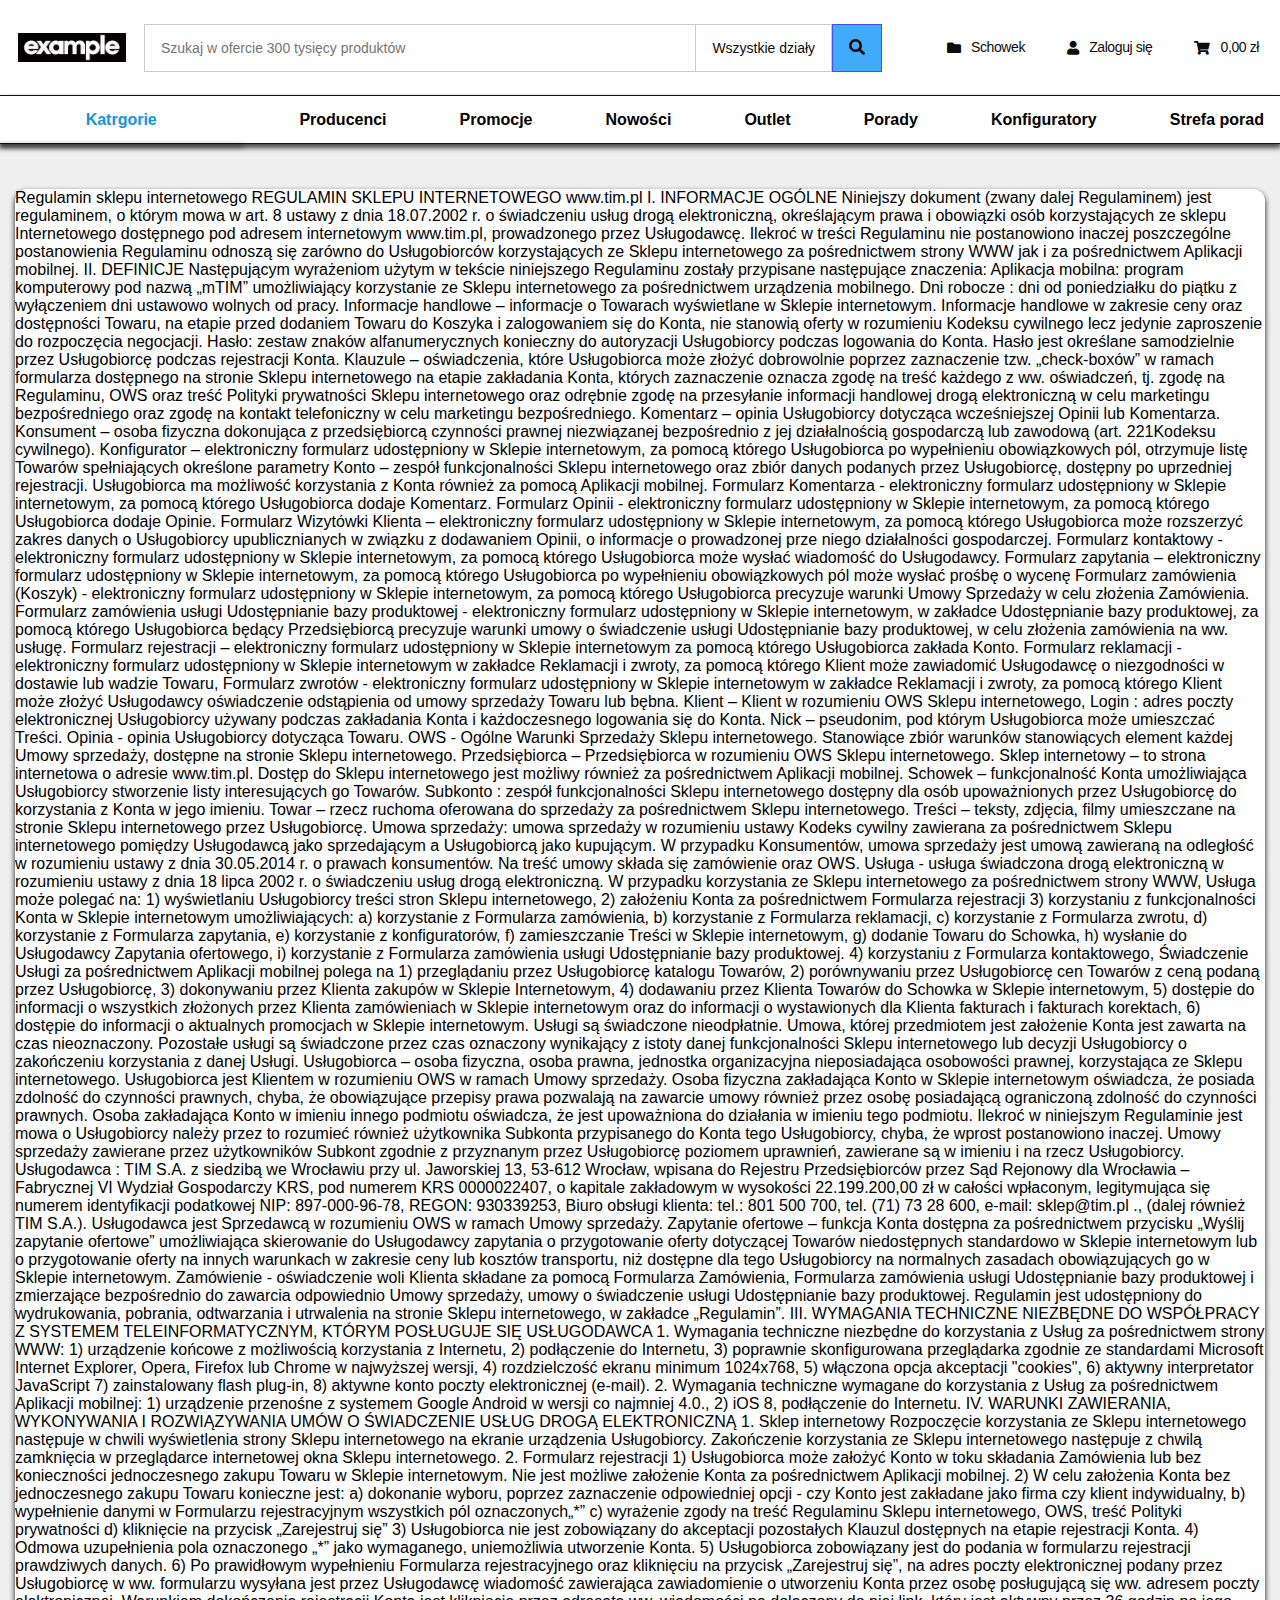
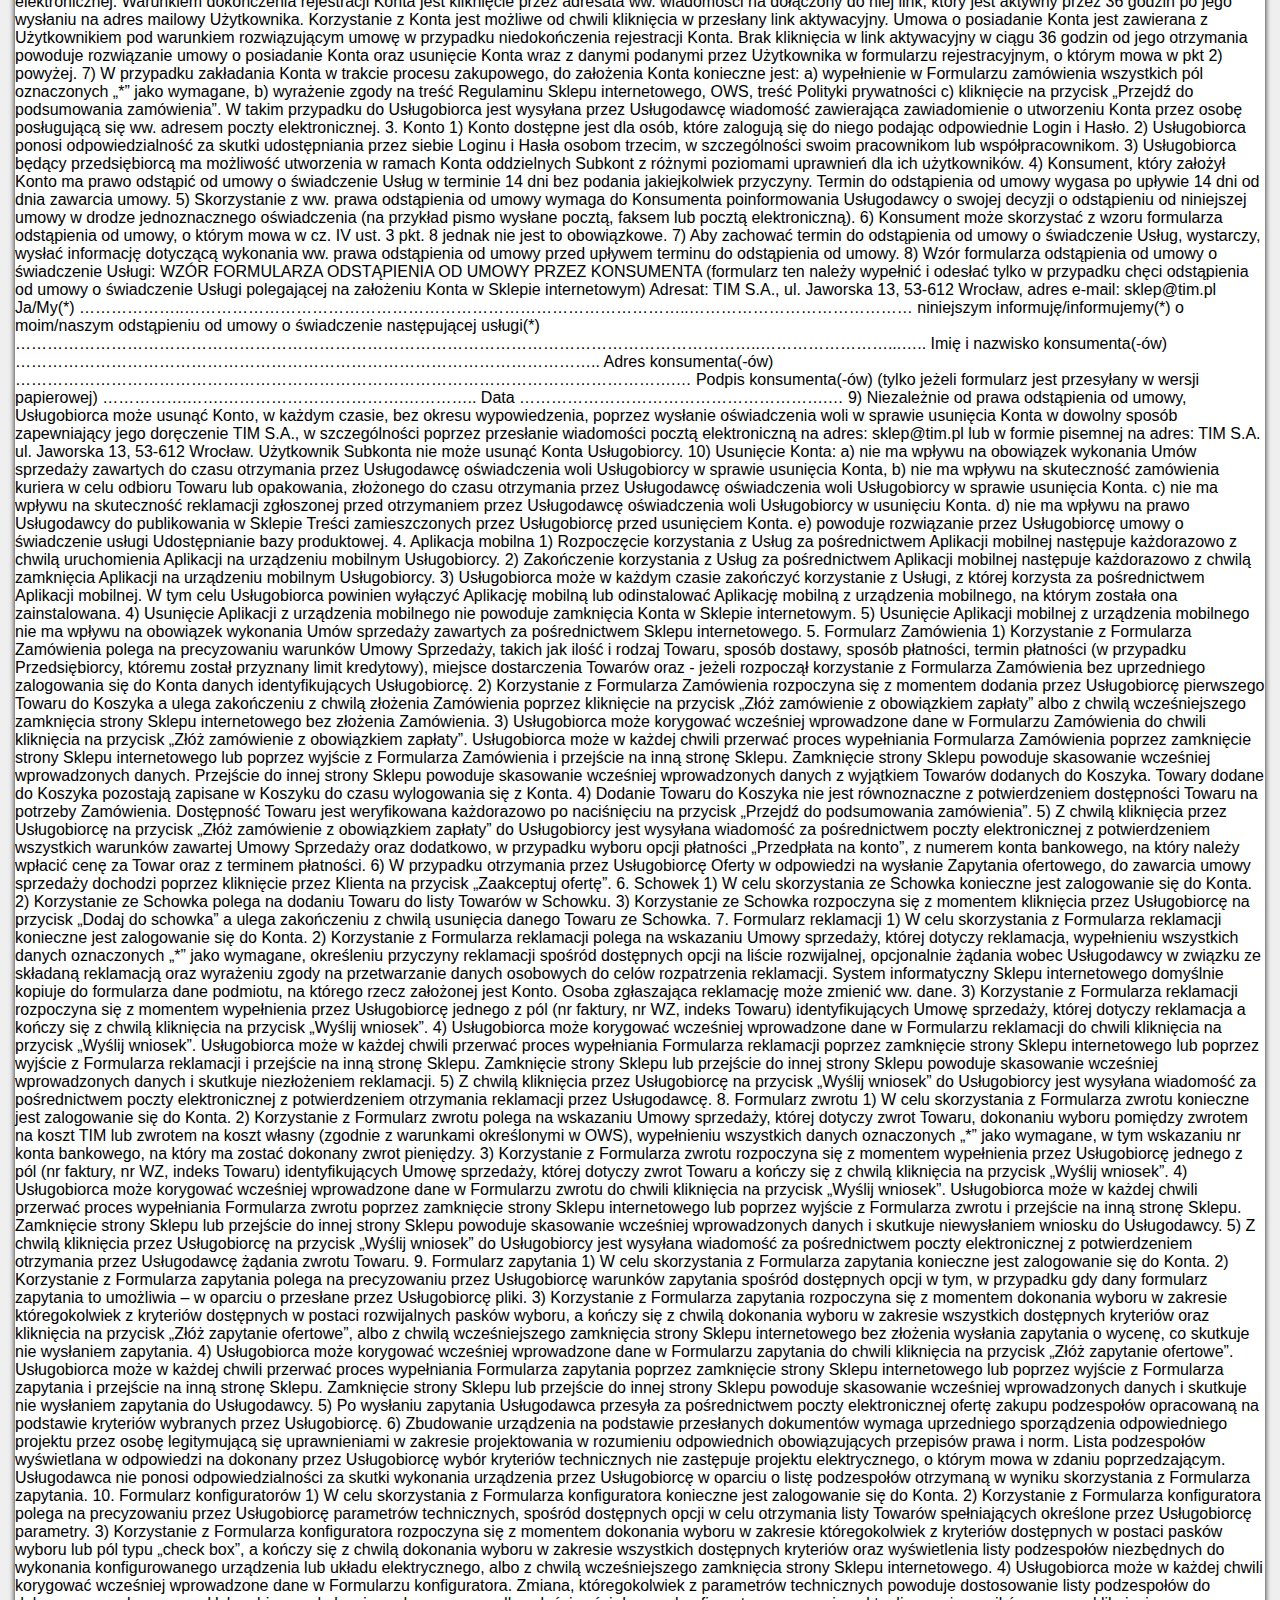
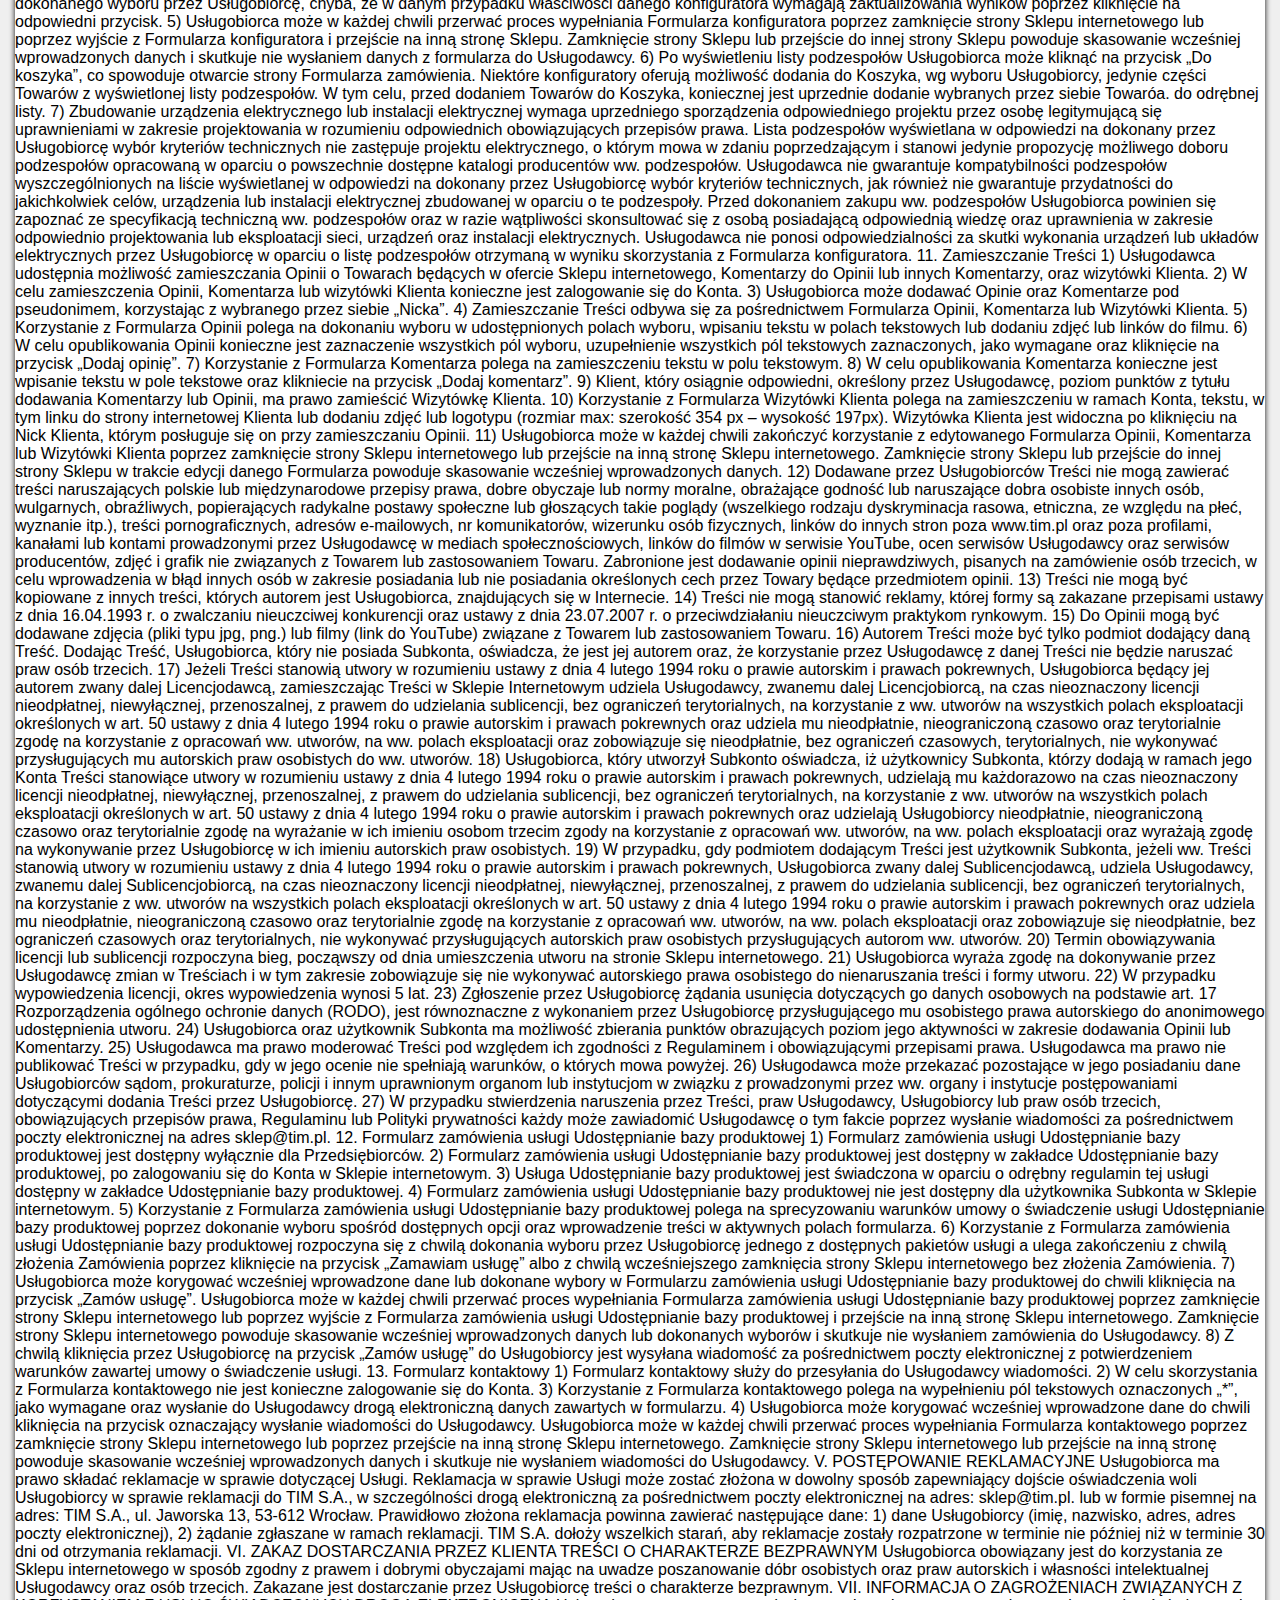
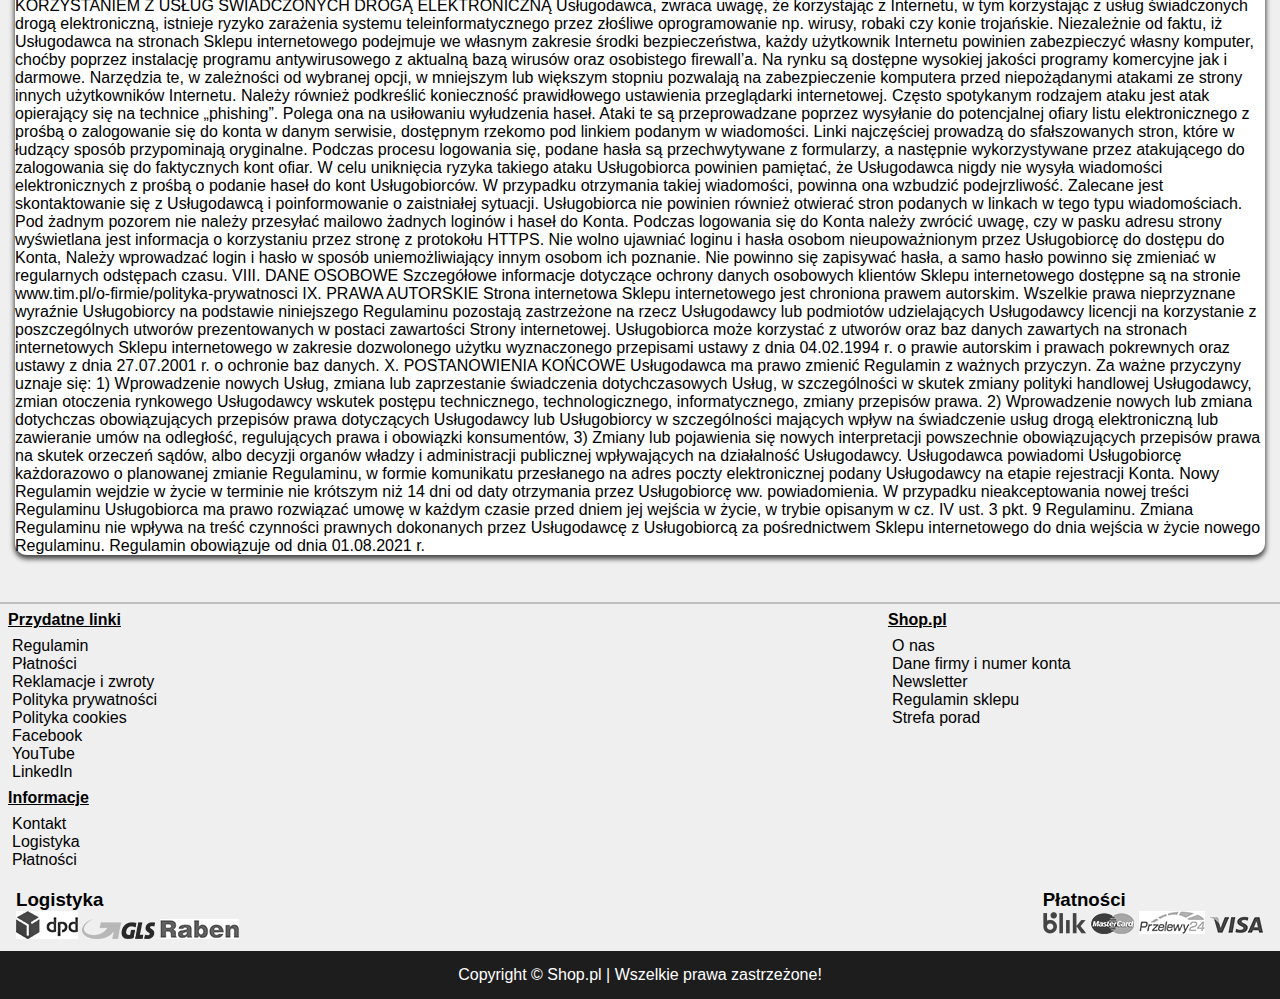
<file: bye-laws.html>
<!DOCTYPE html>
<html lang="pl">
  <head>
    <meta charset="utf-8">
    <title>Store</title>
    <link rel="stylesheet" href="assets/css/variables.css"/>
    <link rel="stylesheet" href="assets/css/style.css"/>
    <link rel="stylesheet" href="assets/css/b-l.css">
    <!-- FontAwesome CDN -->
    <link rel="stylesheet" href="https://cdnjs.cloudflare.com/ajax/libs/font-awesome/5.14.0/css/all.css"/>
    <!-- Glide.js CDN -->
    <link rel="stylesheet" href="assets/css/glide.core.css"/> <!-- https://cdnjs.cloudflare.com/ajax/libs/Glide.js/3.4.1/css/glide.core.css -->
    <link rel="stylesheet" href="assets/css/glide.theme.min.css"/> <!-- https://cdnjs.cloudflare.com/ajax/libs/Glide.js/3.4.1/css/glide.theme.min.css -->
    <script src="assets/javascript/glide.js" type="text/javascript"></script> <!-- https://cdn.jsdelivr.net/npm/@glidejs/glide -->
    <script src="assets/javascript/script.js" type="text/javascript" defer></script>
  </head>
  <body>
    <header class="header">
      <div class="h-container">
        <div class="row align-items-center sbtw">
          <button class="nav-btn" type="button">
            <span></span><span></span><span></span>
          </button>
          <div class="col h-logo">
            <a href="/">
              <img src="assets/images/logo.jpeg" alt="LOGO">
            </a>
          </div>
          <div class="col h-content">
            <div class="h-row">
              <div class="h-quick-search">
                <form action="" method="POST" name="quick_search" class="h-quick-search-box">
                  <div class="search-container">
                    <input type="text" name="search" class="form-control quick-search-autocomplete" value="" autocomplete="off" placeholder="Szukaj w ofercie 300 tysięcy produktów"/>
                    <div class="h-quick-search-dropdown">
                      <div class="md-top">
                        <select class="dropdown-native-select form-control" name="elem_id">
                          <option value="0" selected="selected">Wszystkie działy</option>
                          <option value="1">Przewody</option>
                        </select>
                      </div>
                    </div>
                    <button type="submit" class="btn btn-primary h-quick-search-submit"><i class="fas fa-search"></i></button>
                  </div>
                </form>
              </div>
              <div class="h-controls">
                <div class="h-control-row">
                  <a href="#" class="h-control h-clipboard-control">
                    <div class="h-control-btn">
                      <i class="fas fa-folder h-icon"></i><span>Schowek</span>
                    </div>
                  </a>
                  <a href="#" class="h-control h-user-control">
                    <div class="h-control-btn">
                      <i class="fas fa-user h-icon"></i><span>Zaloguj się</span>
                    </div>
                  </a>
                  <a href="#" class="h-control h-basket-control">
                    <div class="h-control-btn">
                      <i class="fas fa-shopping-cart h-icon"></i><span>0,00 zł</span>
                    </div>
                  </a>
                </div>
              </div>
            </div>
          </div>
        </div>
      </div>
    </header>
    <nav class="nav">
      <header class="nav-header">
        <h3>MENU</h3>
        <button class="nav-btn" type="button">
          <span></span><span></span>
        </button>
      </header>
      <div class="colm flex-start nav-content">
        <ul class="nav-list">
          <li class="nav-li-c-item">
            <p class="nav-item">Katrgorie</p>
            <div class="categoryies hc">
              <div class="c-list-container">
                <ul class="c-list">
                  <li><a href="#" class="c">Aparatura elektryczna</a></li>
                  <li><a href="#" class="c">Gniazda i łączniki</a></li>
                  <li><a href="#" class="c">Źródła światła</a></li>
                  <li><a href="#" class="c">Kable i przewody</a></li>
                  <li><a href="#" class="c">Elementy prowadzenia kabli</a></li>
                  <li><a href="#" class="c">Rozdzielnice i obudowy</a></li>
                  <li><a href="#" class="c">Elektronarzędzia i mierniki</a></li>
                  <li><a href="#" class="c">Dom i ogród</a></li>
                  <li><a href="#" class="c">Artykuły biórowe</a></li>
                  <li><a href="#" class="c">Oprawy oświetleniowe</a></li>
                  <li><a href="#" class="c">Osprzęt łączeniowy</a></li>
                  <li><a href="#" class="c">Odzież ochrona i BHP</a></li>
                  <li><a href="#" class="c">Elektronika użytkowa</a></li>
                  <li><a href="#" class="c">Wentylacja i ogrzewanie</a></li>
                  <li><a href="#" class="c">Ochrona odgromowa</a></li>
                  <li><a href="#" class="c">Domofony i dzwonki</a></li>
                  <li><a href="#" class="c">Alarmy, domofony, komunikacja</a></li>
                  <li><a href="#" class="c">Fotowoltaika</a></li>
                  <li><a href="#" class="c">Pneumatyka</a></li>
                  <li><a href="#" class="c">Oferty specjalne</a></li>
                  <li><a href="#" class="c">Inne</a></li>
                  <li><a href="#" class="c">Nowości</a></li>
                  <li><a href="#" class="c">IT, GSM</a></li>
                  <li><a href="#" class="c">Hobby, Zdrowie i Turystyka</a></li>
                  <li><a href="#" class="c">RTV, AGD</a></li>
                  <li><a href="#" class="c">Budowa i Remont</a></li>
                  <li><a href="#" class="c">Pneumatyka</a></li>
                </ul>
              </div>
              <div class="c-more">
                Więcej
              </div>
            </div>
          </li>
          <li><a href="#" class="nav-item">Producenci</a></li>
          <li><a href="#" class="nav-item">Promocje</a></li>
          <li><a href="#" class="nav-item">Nowości</a></li>
          <li><a href="#" class="nav-item">Outlet</a></li>
          <li><a href="#" class="nav-item">Porady</a></li>
          <li><a href="#" class="nav-item">Konfiguratory</a></li>
          <li><a href="#" class="nav-item">Strefa porad</a></li>
        </ul>
      </div>
    </nav>
    <main class="colm jcc m mtbl">
      <div class="bye-laws">
        Regulamin sklepu internetowego

REGULAMIN

SKLEPU INTERNETOWEGO

www.tim.pl

I. INFORMACJE OGÓLNE

    Niniejszy dokument (zwany dalej Regulaminem) jest regulaminem, o którym mowa w art. 8 ustawy z dnia 18.07.2002 r. o świadczeniu usług drogą elektroniczną, określającym prawa i obowiązki osób korzystających ze sklepu Internetowego dostępnego pod adresem internetowym www.tim.pl, prowadzonego przez Usługodawcę.
    Ilekroć w treści Regulaminu nie postanowiono inaczej poszczególne postanowienia Regulaminu odnoszą się zarówno do Usługobiorców korzystających ze Sklepu internetowego za pośrednictwem strony WWW jak i za pośrednictwem Aplikacji mobilnej.



II. DEFINICJE

    Następującym wyrażeniom użytym w tekście niniejszego Regulaminu zostały przypisane następujące znaczenia:

Aplikacja mobilna: program komputerowy pod nazwą „mTIM” umożliwiający korzystanie ze Sklepu internetowego za pośrednictwem urządzenia mobilnego.

Dni robocze : dni od poniedziałku do piątku z wyłączeniem dni ustawowo wolnych od pracy.

Informacje handlowe – informacje o Towarach wyświetlane w Sklepie internetowym. Informacje handlowe w zakresie ceny oraz dostępności Towaru, na etapie przed dodaniem Towaru do Koszyka i zalogowaniem się do Konta, nie stanowią oferty w rozumieniu Kodeksu cywilnego lecz jedynie zaproszenie do rozpoczęcia negocjacji.

Hasło: zestaw znaków alfanumerycznych konieczny do autoryzacji Usługobiorcy podczas logowania do Konta. Hasło jest określane samodzielnie przez Usługobiorcę podczas rejestracji Konta.

Klauzule – oświadczenia, które Usługobiorca może złożyć dobrowolnie poprzez zaznaczenie tzw. „check-boxów” w ramach formularza dostępnego na stronie Sklepu internetowego na etapie zakładania Konta, których zaznaczenie oznacza zgodę na treść każdego z ww. oświadczeń, tj. zgodę na Regulaminu, OWS oraz treść Polityki prywatności Sklepu internetowego oraz odrębnie zgodę na przesyłanie informacji handlowej drogą elektroniczną w celu marketingu bezpośredniego oraz zgodę na kontakt telefoniczny w celu marketingu bezpośredniego.

Komentarz – opinia Usługobiorcy dotycząca wcześniejszej Opinii lub Komentarza.

Konsument – osoba fizyczna dokonująca z przedsiębiorcą czynności prawnej niezwiązanej bezpośrednio z jej działalnością gospodarczą lub zawodową (art. 221Kodeksu cywilnego).

Konfigurator – elektroniczny formularz udostępniony w Sklepie internetowym, za pomocą którego Usługobiorca po wypełnieniu obowiązkowych pól, otrzymuje listę Towarów spełniających określone parametry

Konto – zespół funkcjonalności Sklepu internetowego oraz zbiór danych podanych przez Usługobiorcę, dostępny po uprzedniej rejestracji. Usługobiorca ma możliwość korzystania z Konta również za pomocą Aplikacji mobilnej.

Formularz Komentarza - elektroniczny formularz udostępniony w Sklepie internetowym, za pomocą którego Usługobiorca dodaje Komentarz.

Formularz Opinii - elektroniczny formularz udostępniony w Sklepie internetowym, za pomocą którego Usługobiorca dodaje Opinie.

Formularz Wizytówki Klienta – elektroniczny formularz udostępniony w Sklepie internetowym, za pomocą którego Usługobiorca może rozszerzyć zakres danych o Usługobiorcy upublicznianych w związku z dodawaniem Opinii, o informacje o prowadzonej prze niego działalności gospodarczej.

Formularz kontaktowy - elektroniczny formularz udostępniony w Sklepie internetowym, za pomocą którego Usługobiorca może wysłać wiadomość do Usługodawcy.



Formularz zapytania – elektroniczny formularz udostępniony w Sklepie internetowym, za pomocą którego Usługobiorca po wypełnieniu obowiązkowych pól może wysłać prośbę o wycenę

Formularz zamówienia (Koszyk) - elektroniczny formularz udostępniony w Sklepie internetowym, za pomocą którego Usługobiorca precyzuje warunki Umowy Sprzedaży w celu złożenia Zamówienia.

Formularz zamówienia usługi Udostępnianie bazy produktowej -  elektroniczny formularz udostępniony w Sklepie internetowym, w zakładce Udostępnianie bazy produktowej, za pomocą którego Usługobiorca będący Przedsiębiorcą precyzuje warunki umowy o świadczenie usługi Udostępnianie bazy produktowej, w celu złożenia zamówienia na ww. usługę.

Formularz rejestracji – elektroniczny formularz udostępniony w Sklepie internetowym za pomocą którego Usługobiorca zakłada Konto.

Formularz reklamacji - elektroniczny formularz udostępniony w Sklepie internetowym w zakładce Reklamacji i zwroty, za pomocą którego Klient może zawiadomić Usługodawcę o niezgodności w dostawie lub wadzie Towaru,

Formularz zwrotów - elektroniczny formularz udostępniony w Sklepie internetowym w zakładce Reklamacji i zwroty, za pomocą którego Klient może złożyć Usługodawcy oświadczenie  odstąpienia od umowy sprzedaży Towaru lub bębna.

Klient – Klient w rozumieniu OWS Sklepu internetowego,

Login : adres poczty elektronicznej Usługobiorcy używany podczas zakładania Konta i każdoczesnego logowania się do Konta.

Nick – pseudonim, pod którym Usługobiorca może umieszczać Treści.

Opinia - opinia Usługobiorcy dotycząca Towaru.

OWS - Ogólne Warunki Sprzedaży Sklepu internetowego. Stanowiące zbiór warunków stanowiących element każdej Umowy sprzedaży, dostępne na stronie Sklepu internetowego.

Przedsiębiorca – Przedsiębiorca w rozumieniu OWS Sklepu internetowego.

Sklep internetowy – to strona internetowa o adresie www.tim.pl. Dostęp do Sklepu internetowego jest możliwy również za pośrednictwem Aplikacji mobilnej.

Schowek – funkcjonalność Konta umożliwiająca Usługobiorcy stworzenie listy interesujących go Towarów.

Subkonto : zespół funkcjonalności Sklepu internetowego dostępny dla osób upoważnionych przez Usługobiorcę do korzystania z Konta w jego imieniu.

Towar – rzecz ruchoma oferowana do sprzedaży za pośrednictwem Sklepu internetowego.

Treści – teksty, zdjęcia, filmy umieszczane na stronie Sklepu internetowego przez Usługobiorcę.

Umowa sprzedaży: umowa sprzedaży w rozumieniu ustawy Kodeks cywilny zawierana za pośrednictwem Sklepu internetowego pomiędzy Usługodawcą jako sprzedającym a Usługobiorcą jako kupującym. W przypadku Konsumentów, umowa sprzedaży jest umową zawieraną na odległość w rozumieniu ustawy z dnia 30.05.2014 r. o prawach konsumentów. Na treść umowy składa się zamówienie oraz OWS.

Usługa - usługa świadczona drogą elektroniczną w rozumieniu ustawy z dnia 18 lipca 2002 r. o świadczeniu usług drogą elektroniczną. W przypadku korzystania ze Sklepu internetowego za pośrednictwem strony WWW, Usługa może polegać na:

1)      wyświetlaniu Usługobiorcy treści stron Sklepu internetowego,

2)      założeniu Konta za pośrednictwem Formularza rejestracji

3)      korzystaniu z funkcjonalności Konta w Sklepie internetowym umożliwiających:

a)       korzystanie z Formularza zamówienia,

b)      korzystanie z Formularza reklamacji,

c)       korzystanie z Formularza zwrotu,

d)      korzystanie z Formularza zapytania,

e)      korzystanie z konfiguratorów,

f)        zamieszczanie Treści w Sklepie internetowym,

g)       dodanie Towaru do Schowka,

h)      wysłanie do Usługodawcy Zapytania ofertowego,

i)        korzystanie z Formularza zamówienia usługi Udostępnianie bazy produktowej.

4)      korzystaniu z Formularza kontaktowego,

Świadczenie Usługi za pośrednictwem Aplikacji mobilnej polega na

1)       przeglądaniu przez Usługobiorcę katalogu Towarów,

2)      porównywaniu przez Usługobiorcę cen Towarów z ceną podaną przez Usługobiorcę,

3)      dokonywaniu przez Klienta zakupów w Sklepie Internetowym,

4)      dodawaniu przez Klienta Towarów do Schowka w Sklepie internetowym,

5)      dostępie do informacji o wszystkich złożonych przez Klienta zamówieniach w Sklepie internetowym oraz do informacji o wystawionych dla Klienta fakturach i fakturach korektach,

6)      dostępie do informacji o aktualnych promocjach w Sklepie internetowym.

Usługi są świadczone nieodpłatnie. Umowa, której przedmiotem jest założenie Konta jest zawarta na czas nieoznaczony. Pozostałe usługi są świadczone przez czas oznaczony wynikający z istoty danej funkcjonalności Sklepu internetowego lub decyzji Usługobiorcy o zakończeniu korzystania z danej Usługi.

Usługobiorca – osoba fizyczna, osoba prawna, jednostka organizacyjna nieposiadająca osobowości prawnej, korzystająca ze Sklepu internetowego. Usługobiorca jest Klientem w rozumieniu OWS w ramach Umowy sprzedaży. Osoba fizyczna zakładająca Konto w Sklepie internetowym oświadcza, że posiada zdolność do czynności prawnych, chyba, że obowiązujące przepisy prawa pozwalają na zawarcie umowy również przez osobę posiadającą ograniczoną zdolność do czynności prawnych. Osoba zakładająca Konto w imieniu innego podmiotu oświadcza, że jest upoważniona do działania w imieniu tego podmiotu. Ilekroć w niniejszym Regulaminie jest mowa o Usługobiorcy należy przez to rozumieć również użytkownika Subkonta przypisanego do Konta tego Usługobiorcy, chyba, że wprost postanowiono inaczej. Umowy sprzedaży zawierane przez użytkowników Subkont zgodnie z przyznanym przez Usługobiorcę poziomem uprawnień, zawierane są w imieniu i na rzecz Usługobiorcy.

Usługodawca : TIM S.A. z siedzibą we Wrocławiu przy ul. Jaworskiej 13, 53-612 Wrocław, wpisana do Rejestru Przedsiębiorców przez Sąd Rejonowy dla Wrocławia – Fabrycznej VI Wydział Gospodarczy KRS, pod numerem KRS 0000022407, o kapitale zakładowym w wysokości 22.199.200,00 zł w całości wpłaconym, legitymująca się numerem identyfikacji podatkowej NIP: 897-000-96-78, REGON: 930339253, Biuro obsługi klienta: tel.: 801 500 700, tel. (71) 73 28 600, e-mail: sklep@tim.pl ., (dalej również TIM S.A.). Usługodawca jest Sprzedawcą w rozumieniu OWS w ramach Umowy sprzedaży.

Zapytanie ofertowe – funkcja Konta dostępna za pośrednictwem przycisku „Wyślij zapytanie ofertowe” umożliwiająca skierowanie do Usługodawcy zapytania o przygotowanie oferty dotyczącej Towarów niedostępnych standardowo w Sklepie internetowym lub o przygotowanie oferty na innych warunkach w zakresie ceny lub kosztów transportu, niż dostępne dla tego Usługobiorcy na normalnych zasadach obowiązujących go w Sklepie internetowym.

Zamówienie - oświadczenie woli Klienta składane za pomocą Formularza Zamówienia, Formularza zamówienia usługi Udostępnianie bazy produktowej i zmierzające bezpośrednio do zawarcia odpowiednio Umowy sprzedaży, umowy o świadczenie usługi Udostępnianie bazy produktowej.

    Regulamin jest udostępniony do wydrukowania, pobrania, odtwarzania i utrwalenia na stronie Sklepu internetowego, w zakładce „Regulamin”.



III. WYMAGANIA TECHNICZNE NIEZBĘDNE DO WSPÓŁPRACY Z SYSTEMEM TELEINFORMATYCZNYM, KTÓRYM POSŁUGUJE SIĘ USŁUGODAWCA

1.       Wymagania techniczne niezbędne do korzystania z Usług za pośrednictwem strony WWW:

1)      urządzenie końcowe z możliwością korzystania z Internetu,

2)      podłączenie do Internetu,

3)      poprawnie skonfigurowana przeglądarka zgodnie ze standardami Microsoft Internet Explorer, Opera, Firefox lub Chrome w najwyższej wersji,

4)      rozdzielczość ekranu minimum 1024x768,

5)      włączona opcja akceptacji "cookies",

6)      aktywny interpretator JavaScript

7)      zainstalowany flash plug-in,

8)       aktywne konto poczty elektronicznej (e-mail).

2.       Wymagania techniczne wymagane do korzystania z Usług za pośrednictwem Aplikacji mobilnej:

1)      urządzenie przenośne z systemem Google Android w wersji co najmniej 4.0.,

2)      iOS 8, podłączenie do Internetu.

IV. WARUNKI ZAWIERANIA, WYKONYWANIA I ROZWIĄZYWANIA UMÓW O ŚWIADCZENIE USŁUG DROGĄ ELEKTRONICZNĄ



1.       Sklep internetowy

Rozpoczęcie korzystania ze Sklepu internetowego następuje w chwili wyświetlenia strony Sklepu internetowego na ekranie urządzenia Usługobiorcy. Zakończenie korzystania ze Sklepu internetowego następuje z chwilą zamknięcia w przeglądarce internetowej okna Sklepu internetowego.



2.       Formularz rejestracji

1)      Usługobiorca może założyć Konto w toku składania Zamówienia lub bez konieczności jednoczesnego zakupu Towaru w Sklepie internetowym. Nie jest możliwe założenie Konta za pośrednictwem Aplikacji mobilnej.

2)       W celu założenia Konta bez jednoczesnego zakupu Towaru konieczne jest:

a)        dokonanie wyboru, poprzez zaznaczenie odpowiedniej opcji - czy Konto jest zakładane jako firma czy klient indywidualny,

b)      wypełnienie danymi w Formularzu rejestracyjnym wszystkich pól oznaczonych„*”

c)       wyrażenie zgody na treść Regulaminu Sklepu internetowego, OWS, treść Polityki prywatności

d)      kliknięcie na przycisk „Zarejestruj się”

3)       Usługobiorca nie jest zobowiązany do akceptacji pozostałych Klauzul dostępnych na etapie rejestracji Konta.

4)      Odmowa uzupełnienia pola oznaczonego „*” jako wymaganego, uniemożliwia utworzenie Konta.

5)      Usługobiorca zobowiązany jest do podania w formularzu rejestracji prawdziwych danych.

6)       Po prawidłowym wypełnieniu Formularza rejestracyjnego oraz kliknięciu na przycisk „Zarejestruj się”, na adres poczty elektronicznej podany przez Usługobiorcę w ww. formularzu wysyłana jest przez Usługodawcę wiadomość zawierająca zawiadomienie o utworzeniu Konta przez osobę posługującą się ww. adresem poczty elektronicznej. Warunkiem dokończenia rejestracji Konta jest kliknięcie przez adresata ww. wiadomości na dołączony do niej link, który jest aktywny przez 36 godzin po jego wysłaniu na adres mailowy Użytkownika. Korzystanie z Konta jest możliwe od chwili kliknięcia w przesłany link aktywacyjny. Umowa o posiadanie Konta jest zawierana z Użytkownikiem pod warunkiem rozwiązującym umowę w przypadku niedokończenia rejestracji Konta. Brak kliknięcia w link aktywacyjny w ciągu 36 godzin od jego otrzymania powoduje rozwiązanie umowy o posiadanie Konta oraz usunięcie Konta wraz z danymi  podanymi przez Użytkownika w formularzu rejestracyjnym, o którym mowa w pkt 2) powyżej.

7)      W przypadku zakładania Konta w trakcie procesu zakupowego, do założenia Konta konieczne jest:

a)       wypełnienie w Formularzu zamówienia wszystkich pól oznaczonych „*” jako wymagane,

b)      wyrażenie zgody na treść Regulaminu Sklepu internetowego, OWS, treść Polityki prywatności

c)       kliknięcie na przycisk „Przejdź do podsumowania zamówienia”. W takim przypadku do Usługobiorca jest wysyłana przez Usługodawcę wiadomość zawierająca zawiadomienie o utworzeniu Konta przez osobę posługującą się ww. adresem poczty elektronicznej.



    3.       Konto

1)      Konto dostępne jest dla osób, które zalogują się do niego podając odpowiednie Login i Hasło.

2)      Usługobiorca ponosi odpowiedzialność za skutki udostępniania przez siebie Loginu i Hasła osobom trzecim, w szczególności swoim pracownikom lub współpracownikom.

3)      Usługobiorca będący przedsiębiorcą ma możliwość utworzenia w ramach Konta oddzielnych Subkont z różnymi poziomami uprawnień dla ich użytkowników.

4)      Konsument, który założył Konto ma prawo odstąpić od umowy o świadczenie Usług w terminie 14 dni bez podania jakiejkolwiek przyczyny. Termin do odstąpienia od umowy wygasa po upływie 14 dni od dnia zawarcia umowy.

5)      Skorzystanie z ww. prawa odstąpienia od umowy wymaga do Konsumenta poinformowania Usługodawcy o swojej decyzji o odstąpieniu od niniejszej umowy w drodze jednoznacznego oświadczenia (na przykład pismo wysłane pocztą, faksem lub pocztą elektroniczną).

6)      Konsument może skorzystać z wzoru formularza odstąpienia od umowy, o którym mowa w cz. IV ust. 3 pkt. 8 jednak nie jest to obowiązkowe.

7)      Aby zachować termin do odstąpienia od umowy o świadczenie Usług, wystarczy, wysłać informację dotyczącą wykonania ww. prawa odstąpienia od umowy przed upływem terminu do odstąpienia od umowy.

8)       Wzór formularza odstąpienia od umowy o świadczenie Usługi:

WZÓR FORMULARZA ODSTĄPIENIA OD UMOWY PRZEZ KONSUMENTA

(formularz ten należy wypełnić i odesłać tylko w przypadku chęci odstąpienia od umowy o świadczenie Usługi polegającej na założeniu Konta w Sklepie internetowym)

Adresat: TIM S.A., ul. Jaworska 13, 53-612 Wrocław, adres e-mail: sklep@tim.pl

Ja/My(*) ………………..…………………………………………………………………………………..……………………………………

niniejszym informuję/informujemy(*) o moim/naszym odstąpieniu od umowy o świadczenie następującej usługi(*)

…………………………………………………………………………………………………………………………..……………………...…..

Imię i nazwisko konsumenta(-ów) ………………………………………………………………………………………………..

Adres konsumenta(-ów) …………………………………………………………………………………………………………….…

Podpis konsumenta(-ów) (tylko jeżeli formularz jest przesyłany w wersji papierowej)

 …………….…….…………………………….…………..

Data ………………………………………………….…

9)      Niezależnie od prawa odstąpienia od umowy, Usługobiorca może usunąć Konto, w każdym czasie, bez okresu wypowiedzenia, poprzez wysłanie oświadczenia woli w sprawie usunięcia Konta w dowolny sposób zapewniający jego doręczenie TIM S.A., w szczególności poprzez przesłanie wiadomości pocztą elektroniczną na adres: sklep@tim.pl lub w formie pisemnej na adres: TIM S.A. ul. Jaworska 13, 53-612 Wrocław. Użytkownik Subkonta nie może usunąć Konta Usługobiorcy.

10)   Usunięcie Konta:

a)      nie ma wpływu na obowiązek wykonania Umów sprzedaży zawartych do czasu otrzymania przez Usługodawcę oświadczenia woli Usługobiorcy w sprawie usunięcia Konta,

b)      nie ma wpływu na skuteczność zamówienia kuriera w celu odbioru Towaru lub opakowania, złożonego do czasu otrzymania przez Usługodawcę oświadczenia woli Usługobiorcy w sprawie usunięcia Konta.

c)      nie ma wpływu na skuteczność reklamacji zgłoszonej przed otrzymaniem przez Usługodawcę oświadczenia woli Usługobiorcy w usunięciu Konta.

d)      nie ma wpływu na prawo Usługodawcy do publikowania w Sklepie Treści zamieszczonych przez Usługobiorcę przed usunięciem Konta.

e)      powoduje rozwiązanie przez Usługobiorcę umowy o świadczenie usługi Udostępnianie bazy produktowej.



4.       Aplikacja mobilna

1)      Rozpoczęcie korzystania z Usług za pośrednictwem Aplikacji mobilnej następuje każdorazowo z chwilą uruchomienia Aplikacji na urządzeniu mobilnym Usługobiorcy.

2)      Zakończenie korzystania z Usług za pośrednictwem Aplikacji mobilnej następuje każdorazowo z chwilą zamknięcia Aplikacji na urządzeniu mobilnym Usługobiorcy.

3)      Usługobiorca może w każdym czasie zakończyć korzystanie z Usługi, z której korzysta za pośrednictwem Aplikacji mobilnej. W tym celu Usługobiorca powinien wyłączyć Aplikację mobilną lub odinstalować Aplikację mobilną z urządzenia mobilnego, na którym została ona zainstalowana.

4)      Usunięcie Aplikacji z urządzenia mobilnego nie powoduje zamknięcia Konta w Sklepie internetowym.

5)      Usunięcie Aplikacji mobilnej z urządzenia mobilnego nie ma wpływu na obowiązek wykonania Umów sprzedaży zawartych za pośrednictwem Sklepu internetowego.



5.        Formularz Zamówienia

1)      Korzystanie z Formularza Zamówienia polega na precyzowaniu warunków Umowy Sprzedaży, takich jak ilość i rodzaj Towaru, sposób dostawy, sposób płatności, termin płatności (w przypadku Przedsiębiorcy, któremu został przyznany limit kredytowy), miejsce dostarczenia Towarów oraz - jeżeli rozpoczął korzystanie z Formularza Zamówienia bez uprzedniego zalogowania się do Konta danych identyfikujących Usługobiorcę.

2)       Korzystanie z Formularza Zamówienia rozpoczyna się z momentem dodania przez Usługobiorcę pierwszego Towaru do Koszyka a ulega zakończeniu z chwilą złożenia Zamówienia poprzez kliknięcie na przycisk „Złóż zamówienie z obowiązkiem zapłaty” albo z chwilą wcześniejszego zamknięcia strony Sklepu internetowego bez złożenia Zamówienia.

3)      Usługobiorca może korygować wcześniej wprowadzone dane w Formularzu Zamówienia do chwili kliknięcia na przycisk „Złóż zamówienie z obowiązkiem zapłaty”. Usługobiorca może w każdej chwili przerwać proces wypełniania Formularza Zamówienia poprzez zamknięcie strony Sklepu internetowego lub poprzez wyjście z Formularza Zamówienia i przejście na inną stronę Sklepu. Zamknięcie strony Sklepu powoduje skasowanie wcześniej wprowadzonych danych. Przejście do innej strony Sklepu powoduje skasowanie wcześniej wprowadzonych danych z wyjątkiem Towarów dodanych do Koszyka. Towary dodane do Koszyka pozostają zapisane w Koszyku do czasu wylogowania się z Konta.

4)      Dodanie Towaru do Koszyka nie jest równoznaczne z potwierdzeniem dostępności Towaru na potrzeby Zamówienia. Dostępność Towaru jest weryfikowana każdorazowo po naciśnięciu na przycisk „Przejdź do podsumowania zamówienia”.

5)       Z chwilą kliknięcia przez Usługobiorcę na przycisk „Złóż zamówienie z obowiązkiem zapłaty” do Usługobiorcy jest wysyłana wiadomość za pośrednictwem poczty elektronicznej z potwierdzeniem wszystkich warunków zawartej Umowy Sprzedaży oraz dodatkowo, w przypadku wyboru opcji płatności „Przedpłata na konto”, z numerem konta bankowego, na który należy wpłacić cenę za Towar oraz z terminem płatności.

6)      W przypadku otrzymania przez Usługobiorcę Oferty w odpowiedzi na wysłanie Zapytania ofertowego, do zawarcia umowy sprzedaży dochodzi poprzez kliknięcie przez Klienta na przycisk „Zaakceptuj ofertę”.



6.       Schowek

1)      W celu skorzystania ze Schowka konieczne jest zalogowanie się do Konta.

2)      Korzystanie ze Schowka polega na dodaniu Towaru do listy Towarów w Schowku.

3)      Korzystanie ze Schowka rozpoczyna się z momentem kliknięcia przez Usługobiorcę na przycisk „Dodaj do schowka” a ulega zakończeniu z chwilą usunięcia danego Towaru ze Schowka.



7.        Formularz reklamacji

1)      W celu skorzystania z Formularza reklamacji konieczne jest zalogowanie się do Konta.

2)      Korzystanie z Formularza reklamacji polega na wskazaniu Umowy sprzedaży, której dotyczy reklamacja, wypełnieniu wszystkich danych oznaczonych „*” jako wymagane, określeniu przyczyny reklamacji spośród dostępnych opcji na liście rozwijalnej, opcjonalnie żądania wobec Usługodawcy w związku ze składaną reklamacją oraz wyrażeniu zgody na przetwarzanie danych osobowych do celów rozpatrzenia reklamacji. System informatyczny Sklepu internetowego domyślnie kopiuje do formularza dane podmiotu, na którego rzecz założonej jest Konto. Osoba zgłaszająca reklamację może zmienić ww. dane.

3)       Korzystanie z Formularza reklamacji rozpoczyna się z momentem wypełnienia przez Usługobiorcę jednego z pól (nr faktury, nr WZ, indeks Towaru) identyfikujących Umowę sprzedaży, której dotyczy reklamacja a kończy się z chwilą kliknięcia na przycisk „Wyślij wniosek”.

4)      Usługobiorca może korygować wcześniej wprowadzone dane w Formularzu reklamacji do chwili kliknięcia na przycisk „Wyślij wniosek”. Usługobiorca może w każdej chwili przerwać proces wypełniania Formularza reklamacji poprzez zamknięcie strony Sklepu internetowego lub poprzez wyjście z Formularza reklamacji i przejście na inną stronę Sklepu. Zamknięcie strony Sklepu lub przejście do innej strony Sklepu powoduje skasowanie wcześniej wprowadzonych danych i skutkuje niezłożeniem reklamacji.

5)      Z chwilą kliknięcia przez Usługobiorcę na przycisk „Wyślij wniosek” do Usługobiorcy jest wysyłana wiadomość za pośrednictwem poczty elektronicznej z potwierdzeniem otrzymania reklamacji przez Usługodawcę.



8.       Formularz zwrotu

1)      W celu skorzystania z Formularza zwrotu konieczne jest zalogowanie się do Konta.

2)      Korzystanie z Formularz zwrotu polega na wskazaniu Umowy sprzedaży, której dotyczy zwrot Towaru, dokonaniu wyboru pomiędzy zwrotem na koszt TIM lub zwrotem na koszt własny (zgodnie z warunkami określonymi w OWS), wypełnieniu wszystkich danych oznaczonych „*” jako wymagane, w tym wskazaniu nr konta bankowego, na który ma zostać dokonany zwrot pieniędzy.

3)      Korzystanie z Formularza zwrotu rozpoczyna się z momentem wypełnienia przez Usługobiorcę jednego z pól (nr faktury, nr WZ, indeks Towaru) identyfikujących Umowę sprzedaży, której dotyczy zwrot Towaru a kończy się z chwilą kliknięcia na przycisk „Wyślij wniosek”.

4)      Usługobiorca może korygować wcześniej wprowadzone dane w Formularzu zwrotu do chwili kliknięcia na przycisk „Wyślij wniosek”. Usługobiorca może w każdej chwili przerwać proces wypełniania Formularza zwrotu poprzez zamknięcie strony Sklepu internetowego lub poprzez wyjście z Formularza zwrotu i przejście na inną stronę Sklepu. Zamknięcie strony Sklepu lub przejście do innej strony Sklepu powoduje skasowanie wcześniej wprowadzonych danych i skutkuje niewysłaniem wniosku do Usługodawcy.

5)      Z chwilą kliknięcia przez Usługobiorcę na przycisk „Wyślij wniosek” do Usługobiorcy jest wysyłana wiadomość za pośrednictwem poczty elektronicznej z potwierdzeniem otrzymania przez Usługodawcę żądania zwrotu Towaru.



9.       Formularz zapytania

1)      W celu skorzystania z Formularza zapytania konieczne jest zalogowanie się do Konta.

2)      Korzystanie z Formularza zapytania polega na precyzowaniu przez Usługobiorcę warunków zapytania spośród dostępnych opcji w tym, w przypadku gdy dany formularz zapytania to umożliwia – w oparciu o przesłane przez Usługobiorcę pliki.

3)      Korzystanie z Formularza zapytania rozpoczyna się z momentem dokonania wyboru w zakresie któregokolwiek z kryteriów dostępnych w postaci rozwijalnych pasków wyboru, a kończy się z chwilą dokonania wyboru w zakresie wszystkich dostępnych kryteriów oraz kliknięcia na przycisk „Złóż zapytanie ofertowe”, albo z chwilą wcześniejszego zamknięcia strony Sklepu internetowego bez złożenia wysłania zapytania o wycenę, co skutkuje nie wysłaniem zapytania.

4)      Usługobiorca może korygować wcześniej wprowadzone dane w Formularzu zapytania do chwili kliknięcia na przycisk „Złóż zapytanie ofertowe”. Usługobiorca może w każdej chwili przerwać proces wypełniania Formularza zapytania poprzez zamknięcie strony Sklepu internetowego lub poprzez wyjście z Formularza zapytania i przejście na inną stronę Sklepu. Zamknięcie strony Sklepu lub przejście do innej strony Sklepu powoduje skasowanie wcześniej wprowadzonych danych i skutkuje nie wysłaniem zapytania do Usługodawcy.

5)      Po wysłaniu zapytania Usługodawca przesyła za pośrednictwem poczty elektronicznej ofertę zakupu podzespołów opracowaną na podstawie kryteriów wybranych przez Usługobiorcę.

6)      Zbudowanie urządzenia na podstawie przesłanych dokumentów wymaga uprzedniego sporządzenia odpowiedniego projektu przez osobę legitymującą się uprawnieniami w zakresie projektowania w rozumieniu odpowiednich obowiązujących przepisów prawa i norm. Lista podzespołów wyświetlana w odpowiedzi na dokonany przez Usługobiorcę wybór kryteriów technicznych nie zastępuje projektu elektrycznego, o którym mowa w zdaniu poprzedzającym. Usługodawca nie ponosi odpowiedzialności za skutki wykonania urządzenia przez Usługobiorcę w oparciu o listę podzespołów otrzymaną w wyniku skorzystania z Formularza zapytania.



10.   Formularz konfiguratorów

1)      W celu skorzystania z Formularza konfiguratora konieczne jest zalogowanie się do Konta.

2)      Korzystanie z Formularza konfiguratora polega na precyzowaniu przez Usługobiorcę parametrów technicznych, spośród dostępnych opcji w celu otrzymania listy Towarów spełniających określone przez Usługobiorcę parametry.

3)      Korzystanie z Formularza konfiguratora rozpoczyna się z momentem dokonania wyboru w zakresie któregokolwiek z kryteriów dostępnych w postaci pasków wyboru lub pól typu „check box”, a kończy się z chwilą dokonania wyboru w zakresie wszystkich dostępnych kryteriów oraz wyświetlenia listy podzespołów niezbędnych do wykonania konfigurowanego urządzenia lub układu elektrycznego, albo z chwilą wcześniejszego zamknięcia strony Sklepu internetowego.

4)      Usługobiorca może w każdej chwili korygować wcześniej wprowadzone dane w Formularzu konfiguratora. Zmiana, któregokolwiek z parametrów technicznych powoduje dostosowanie listy podzespołów do dokonanego wyboru przez Usługobiorcę, chyba, że w danym przypadku właściwości danego konfiguratora wymagają zaktualizowania wyników poprzez kliknięcie na odpowiedni przycisk.

5)      Usługobiorca może w każdej chwili przerwać proces wypełniania Formularza konfiguratora poprzez zamknięcie strony Sklepu internetowego lub poprzez wyjście z Formularza konfiguratora i przejście na inną stronę Sklepu. Zamknięcie strony Sklepu lub przejście do innej strony Sklepu powoduje skasowanie wcześniej wprowadzonych danych i skutkuje nie wysłaniem danych z formularza do Usługodawcy.

6)      Po wyświetleniu listy podzespołów Usługobiorca może kliknąć na przycisk „Do koszyka”, co spowoduje otwarcie strony Formularza zamówienia. Niektóre konfiguratory oferują możliwość dodania do Koszyka, wg wyboru Usługobiorcy, jedynie części Towarów z wyświetlonej listy podzespołów. W tym celu, przed dodaniem Towarów do Koszyka, koniecznej jest uprzednie dodanie wybranych przez siebie Towaróa. do odrębnej listy.

7)      Zbudowanie urządzenia elektrycznego lub instalacji elektrycznej wymaga uprzedniego sporządzenia odpowiedniego projektu przez osobę legitymującą się uprawnieniami w zakresie projektowania w rozumieniu odpowiednich obowiązujących przepisów prawa. Lista podzespołów wyświetlana w odpowiedzi na dokonany przez Usługobiorcę wybór kryteriów technicznych nie zastępuje projektu elektrycznego, o którym mowa w zdaniu poprzedzającym i stanowi jedynie propozycję możliwego doboru podzespołów opracowaną w oparciu o powszechnie dostępne katalogi producentów ww. podzespołów. Usługodawca nie gwarantuje kompatybilności podzespołów wyszczególnionych na liście wyświetlanej w odpowiedzi na dokonany przez Usługobiorcę wybór kryteriów technicznych, jak również nie gwarantuje przydatności do jakichkolwiek celów, urządzenia lub instalacji elektrycznej zbudowanej w oparciu o te podzespoły. Przed dokonaniem zakupu ww. podzespołów Usługobiorca powinien się zapoznać ze specyfikacją techniczną ww. podzespołów oraz w razie wątpliwości skonsultować się z osobą posiadającą odpowiednią wiedzę oraz uprawnienia w zakresie odpowiednio projektowania lub eksploatacji sieci, urządzeń oraz instalacji elektrycznych. Usługodawca nie ponosi odpowiedzialności za skutki wykonania urządzeń lub układów elektrycznych przez Usługobiorcę w oparciu o listę podzespołów otrzymaną w wyniku skorzystania z Formularza konfiguratora.



11.   Zamieszczanie Treści



1)      Usługodawca udostępnia możliwość zamieszczania Opinii o Towarach będących w ofercie Sklepu internetowego, Komentarzy do Opinii lub innych Komentarzy, oraz wizytówki Klienta.

2)      W celu zamieszczenia Opinii, Komentarza lub wizytówki Klienta konieczne jest zalogowanie się do Konta.

3)       Usługobiorca może dodawać Opinie oraz Komentarze pod pseudonimem, korzystając z wybranego przez siebie „Nicka”.

4)      Zamieszczanie Treści odbywa się za pośrednictwem Formularza Opinii, Komentarza lub Wizytówki Klienta.

5)      Korzystanie z Formularza Opinii polega na dokonaniu wyboru w udostępnionych polach wyboru, wpisaniu tekstu w polach tekstowych lub dodaniu zdjęć lub linków do filmu.

6)      W celu opublikowania Opinii konieczne jest zaznaczenie wszystkich pól wyboru, uzupełnienie wszystkich pól tekstowych zaznaczonych, jako wymagane oraz kliknięcie na przycisk „Dodaj opinię”.

7)       Korzystanie z Formularza Komentarza polega na zamieszczeniu tekstu w polu tekstowym.

8)      W celu opublikowania Komentarza konieczne jest wpisanie tekstu w pole tekstowe oraz klikniecie na przycisk „Dodaj komentarz”.

9)      Klient, który osiągnie odpowiedni, określony przez Usługodawcę, poziom punktów z tytułu dodawania Komentarzy lub Opinii, ma prawo zamieścić Wizytówkę Klienta.

10)   Korzystanie z Formularza Wizytówki Klienta polega na zamieszczeniu w ramach Konta, tekstu, w tym linku do strony internetowej Klienta lub dodaniu zdjęć lub logotypu (rozmiar max: szerokość 354 px – wysokość 197px). Wizytówka Klienta jest widoczna po kliknięciu na Nick Klienta, którym posługuje się on przy zamieszczaniu Opinii.

11)   Usługobiorca może w każdej chwili zakończyć korzystanie z edytowanego Formularza Opinii, Komentarza lub Wizytówki Klienta poprzez zamknięcie strony Sklepu internetowego lub przejście na inną stronę Sklepu internetowego. Zamknięcie strony Sklepu lub przejście do innej strony Sklepu w trakcie edycji danego Formularza powoduje skasowanie wcześniej wprowadzonych danych.

12)   Dodawane przez Usługobiorców Treści nie mogą zawierać treści naruszających polskie lub międzynarodowe przepisy prawa, dobre obyczaje lub normy moralne, obrażające godność lub naruszające dobra osobiste innych osób, wulgarnych, obraźliwych, popierających radykalne postawy społeczne lub głoszących takie poglądy (wszelkiego rodzaju dyskryminacja rasowa, etniczna, ze względu na płeć, wyznanie itp.),  treści pornograficznych, adresów e-mailowych, nr komunikatorów, wizerunku osób fizycznych, linków do innych stron poza www.tim.pl oraz poza profilami, kanałami lub kontami prowadzonymi przez Usługodawcę w mediach społecznościowych, linków do filmów w serwisie YouTube, ocen serwisów Usługodawcy oraz serwisów producentów, zdjęć i grafik nie związanych z Towarem lub zastosowaniem Towaru. Zabronione jest dodawanie opinii nieprawdziwych, pisanych na zamówienie osób trzecich, w celu wprowadzenia w błąd innych osób w zakresie posiadania lub nie posiadania określonych cech przez Towary będące przedmiotem opinii.

13)   Treści nie mogą być kopiowane z innych treści, których autorem jest Usługobiorca, znajdujących się w Internecie.

14)   Treści nie mogą stanowić reklamy, której formy są zakazane przepisami ustawy z dnia 16.04.1993 r. o zwalczaniu nieuczciwej konkurencji oraz ustawy z dnia 23.07.2007 r. o przeciwdziałaniu nieuczciwym praktykom rynkowym.

15)   Do Opinii mogą być dodawane zdjęcia (pliki typu jpg, png.) lub filmy (link do YouTube) związane z Towarem lub zastosowaniem Towaru.

16)   Autorem Treści może być tylko podmiot dodający daną Treść. Dodając Treść, Usługobiorca, który nie posiada Subkonta, oświadcza, że jest jej autorem oraz, że korzystanie przez Usługodawcę z danej Treści nie będzie naruszać praw osób trzecich.

17)   Jeżeli Treści stanowią utwory w rozumieniu ustawy z dnia 4 lutego 1994 roku o prawie autorskim i prawach pokrewnych, Usługobiorca będący jej autorem zwany dalej Licencjodawcą, zamieszczając Treści w Sklepie Internetowym udziela Usługodawcy, zwanemu dalej Licencjobiorcą, na czas nieoznaczony licencji nieodpłatnej, niewyłącznej, przenoszalnej, z prawem do udzielania sublicencji, bez ograniczeń terytorialnych, na korzystanie z ww. utworów na wszystkich polach eksploatacji określonych w art. 50 ustawy z dnia 4 lutego 1994 roku o prawie autorskim i prawach pokrewnych oraz udziela mu nieodpłatnie, nieograniczoną czasowo oraz terytorialnie zgodę na korzystanie z opracowań ww. utworów, na ww. polach eksploatacji oraz zobowiązuje się nieodpłatnie, bez ograniczeń czasowych, terytorialnych, nie wykonywać przysługujących mu autorskich praw osobistych do ww. utworów.

18)   Usługobiorca, który utworzył Subkonto oświadcza, iż użytkownicy Subkonta, którzy dodają w ramach jego Konta Treści stanowiące utwory w rozumieniu ustawy z dnia 4 lutego 1994 roku o prawie autorskim i prawach pokrewnych, udzielają mu każdorazowo na czas nieoznaczony licencji nieodpłatnej, niewyłącznej, przenoszalnej, z prawem do udzielania sublicencji, bez ograniczeń terytorialnych, na korzystanie z ww. utworów na wszystkich polach eksploatacji określonych w art. 50 ustawy z dnia 4 lutego 1994 roku o prawie autorskim i prawach pokrewnych oraz udzielają Usługobiorcy nieodpłatnie, nieograniczoną czasowo oraz terytorialnie zgodę na wyrażanie w ich imieniu osobom trzecim zgody na korzystanie z opracowań ww. utworów, na ww. polach eksploatacji oraz wyrażają zgodę na wykonywanie przez Usługobiorcę w ich imieniu autorskich praw osobistych.

19)   W przypadku, gdy podmiotem dodającym Treści jest użytkownik Subkonta, jeżeli ww. Treści stanowią utwory w rozumieniu ustawy z dnia 4 lutego 1994 roku o prawie autorskim i prawach pokrewnych, Usługobiorca zwany dalej Sublicencjodawcą, udziela Usługodawcy, zwanemu dalej Sublicencjobiorcą, na czas nieoznaczony licencji nieodpłatnej, niewyłącznej, przenoszalnej, z prawem do udzielania sublicencji, bez ograniczeń terytorialnych, na korzystanie z ww. utworów na wszystkich polach eksploatacji określonych w art. 50 ustawy z dnia 4 lutego 1994 roku o prawie autorskim i prawach pokrewnych oraz udziela mu nieodpłatnie, nieograniczoną czasowo oraz terytorialnie zgodę na korzystanie z opracowań ww. utworów, na ww. polach eksploatacji oraz zobowiązuje się nieodpłatnie, bez ograniczeń czasowych oraz terytorialnych, nie wykonywać przysługujących autorskich praw osobistych przysługujących autorom ww. utworów.

20)   Termin obowiązywania licencji lub sublicencji rozpoczyna bieg, począwszy od dnia umieszczenia utworu na stronie Sklepu internetowego.

21)   Usługobiorca wyraża zgodę na dokonywanie przez Usługodawcę zmian w Treściach i w tym zakresie zobowiązuje się nie wykonywać autorskiego prawa osobistego do nienaruszania treści i formy utworu.

22)   W przypadku wypowiedzenia licencji, okres wypowiedzenia wynosi 5 lat.

23)   Zgłoszenie przez Usługobiorcę żądania usunięcia dotyczących go danych osobowych na podstawie art. 17 Rozporządzenia ogólnego ochronie danych (RODO), jest równoznaczne z wykonaniem przez Usługobiorcę przysługującego mu osobistego prawa autorskiego do anonimowego udostępnienia utworu.

24)   Usługobiorca oraz użytkownik Subkonta ma możliwość zbierania punktów obrazujących poziom jego aktywności w zakresie dodawania Opinii lub Komentarzy.

25)   Usługodawca ma prawo moderować Treści pod względem ich zgodności z Regulaminem i obowiązującymi przepisami prawa. Usługodawca ma prawo nie publikować Treści w przypadku, gdy w jego ocenie nie spełniają warunków, o których mowa powyżej.

26)   Usługodawca może przekazać pozostające w jego posiadaniu dane Usługobiorców sądom, prokuraturze, policji i innym uprawnionym organom lub instytucjom w związku z prowadzonymi przez ww. organy i instytucje postępowaniami dotyczącymi dodania Treści przez Usługobiorcę.

27)   W przypadku stwierdzenia naruszenia przez Treści, praw Usługodawcy, Usługobiorcy lub praw osób trzecich, obowiązujących przepisów prawa, Regulaminu lub Polityki prywatności każdy może zawiadomić Usługodawcę o tym fakcie poprzez wysłanie wiadomości za pośrednictwem poczty elektronicznej na adres sklep@tim.pl.



12.    Formularz zamówienia usługi Udostępnianie bazy produktowej

1)      Formularz zamówienia usługi Udostępnianie bazy produktowej jest dostępny wyłącznie dla Przedsiębiorców.

2)      Formularz zamówienia usługi Udostępnianie bazy produktowej jest dostępny w zakładce Udostępnianie bazy produktowej, po zalogowaniu się do Konta w Sklepie internetowym.

3)      Usługa Udostępnianie bazy produktowej jest świadczona w oparciu o odrębny regulamin tej usługi dostępny w zakładce Udostępnianie bazy produktowej.

4)      Formularz zamówienia usługi Udostępnianie bazy produktowej nie jest dostępny dla użytkownika Subkonta w Sklepie internetowym.

5)      Korzystanie z Formularza zamówienia usługi Udostępnianie bazy produktowej polega na sprecyzowaniu warunków umowy o świadczenie usługi Udostępnianie bazy produktowej poprzez dokonanie wyboru spośród dostępnych opcji oraz wprowadzenie treści w aktywnych polach formularza.

6)      Korzystanie z Formularza zamówienia usługi Udostępnianie bazy produktowej rozpoczyna się z chwilą dokonania wyboru przez Usługobiorcę jednego z dostępnych pakietów usługi a ulega zakończeniu z chwilą złożenia Zamówienia poprzez kliknięcie na przycisk „Zamawiam usługę” albo z chwilą wcześniejszego zamknięcia strony Sklepu internetowego bez złożenia Zamówienia.

7)      Usługobiorca może korygować wcześniej wprowadzone dane lub dokonane wybory w Formularzu zamówienia usługi Udostępnianie bazy produktowej do chwili kliknięcia na przycisk „Zamów usługę”. Usługobiorca może w każdej chwili przerwać proces wypełniania Formularza zamówienia usługi Udostępnianie bazy produktowej poprzez zamknięcie strony Sklepu internetowego lub poprzez wyjście z Formularza zamówienia usługi Udostępnianie bazy produktowej i przejście na inną stronę Sklepu internetowego. Zamknięcie strony Sklepu internetowego powoduje skasowanie wcześniej wprowadzonych danych lub dokonanych wyborów i skutkuje nie wysłaniem zamówienia do Usługodawcy.

8)      Z chwilą kliknięcia przez Usługobiorcę na przycisk „Zamów usługę” do Usługobiorcy jest wysyłana wiadomość za pośrednictwem poczty elektronicznej z potwierdzeniem warunków zawartej umowy o świadczenie usługi.



13.   Formularz kontaktowy

1)      Formularz kontaktowy służy do przesyłania do Usługodawcy wiadomości.

2)      W celu skorzystania z Formularza kontaktowego nie jest konieczne zalogowanie się do Konta.

3)      Korzystanie z Formularza kontaktowego polega na wypełnieniu pól tekstowych oznaczonych „*”, jako wymagane oraz wysłanie do Usługodawcy drogą elektroniczną danych zawartych w formularzu.

4)      Usługobiorca może korygować wcześniej wprowadzone dane do chwili kliknięcia na przycisk oznaczający wysłanie wiadomości do Usługodawcy. Usługobiorca może w każdej chwili przerwać proces wypełniania Formularza kontaktowego poprzez zamknięcie strony Sklepu internetowego lub poprzez przejście na inną stronę Sklepu internetowego. Zamknięcie strony Sklepu internetowego lub przejście na inną stronę powoduje skasowanie wcześniej wprowadzonych danych i skutkuje nie wysłaniem wiadomości do Usługodawcy.

V. POSTĘPOWANIE REKLAMACYJNE

    Usługobiorca ma prawo składać reklamacje w sprawie dotyczącej Usługi.
    Reklamacja w sprawie Usługi może zostać złożona w dowolny sposób zapewniający dojście oświadczenia woli Usługobiorcy w sprawie reklamacji do TIM S.A., w szczególności drogą elektroniczną za pośrednictwem poczty elektronicznej na adres:  sklep@tim.pl. lub w formie pisemnej na adres: TIM S.A., ul. Jaworska 13, 53-612 Wrocław.
    Prawidłowo złożona reklamacja powinna zawierać następujące dane:

1)      dane Usługobiorcy (imię, nazwisko, adres, adres poczty elektronicznej),

2)      żądanie zgłaszane w ramach reklamacji.

    TIM S.A. dołoży wszelkich starań, aby reklamacje zostały rozpatrzone w terminie nie później niż w terminie 30 dni od otrzymania reklamacji.



VI. ZAKAZ DOSTARCZANIA PRZEZ KLIENTA TREŚCI O CHARAKTERZE BEZPRAWNYM

Usługobiorca obowiązany jest do korzystania ze Sklepu internetowego w sposób zgodny z prawem i dobrymi obyczajami mając na uwadze poszanowanie dóbr osobistych oraz praw autorskich i własności intelektualnej Usługodawcy oraz osób trzecich. Zakazane jest dostarczanie przez Usługobiorcę treści o charakterze bezprawnym.



VII. INFORMACJA O ZAGROŻENIACH ZWIĄZANYCH Z KORZYSTANIEM Z USŁUG ŚWIADCZONYCH DROGĄ ELEKTRONICZNĄ



Usługodawca, zwraca uwagę, że korzystając z Internetu, w tym korzystając z usług świadczonych drogą elektroniczną, istnieje ryzyko zarażenia systemu teleinformatycznego przez złośliwe oprogramowanie np. wirusy, robaki czy konie trojańskie. Niezależnie od faktu, iż Usługodawca na stronach Sklepu internetowego podejmuje we własnym zakresie środki bezpieczeństwa, każdy użytkownik Internetu powinien zabezpieczyć własny komputer, choćby poprzez instalację programu antywirusowego z aktualną bazą wirusów oraz osobistego firewall’a. Na rynku są dostępne wysokiej jakości programy komercyjne jak i darmowe. Narzędzia te, w zależności od wybranej opcji, w mniejszym lub większym stopniu pozwalają na zabezpieczenie komputera przed niepożądanymi atakami ze strony innych użytkowników Internetu. Należy również podkreślić konieczność prawidłowego ustawienia przeglądarki internetowej. Często spotykanym rodzajem ataku jest atak opierający się na technice „phishing”. Polega ona na usiłowaniu wyłudzenia haseł. Ataki te są przeprowadzane poprzez wysyłanie do potencjalnej ofiary listu elektronicznego z prośbą o zalogowanie się do konta w danym serwisie, dostępnym rzekomo pod linkiem podanym w wiadomości. Linki najczęściej prowadzą do sfałszowanych stron, które w łudzący sposób przypominają oryginalne. Podczas procesu logowania się, podane hasła są przechwytywane z formularzy, a następnie wykorzystywane przez atakującego do zalogowania się do faktycznych kont ofiar. W celu uniknięcia ryzyka takiego ataku Usługobiorca powinien pamiętać, że Usługodawca nigdy nie wysyła wiadomości elektronicznych z prośbą o podanie haseł do kont Usługobiorców. W przypadku otrzymania takiej wiadomości, powinna ona wzbudzić podejrzliwość. Zalecane jest skontaktowanie się z Usługodawcą i poinformowanie o zaistniałej sytuacji. Usługobiorca nie powinien również otwierać stron podanych w linkach w tego typu wiadomościach. Pod żadnym pozorem nie należy przesyłać mailowo żadnych loginów i haseł do Konta. Podczas logowania się do Konta należy zwrócić uwagę, czy w pasku adresu strony wyświetlana jest informacja o korzystaniu przez stronę z protokołu HTTPS. Nie wolno ujawniać loginu i hasła osobom nieupoważnionym przez Usługobiorcę do dostępu do Konta, Należy wprowadzać login i hasło w sposób uniemożliwiający innym osobom ich poznanie. Nie powinno się zapisywać hasła, a samo hasło powinno się zmieniać w regularnych odstępach czasu.



VIII. DANE OSOBOWE

Szczegółowe informacje dotyczące ochrony danych osobowych klientów Sklepu internetowego dostępne są na stronie www.tim.pl/o-firmie/polityka-prywatnosci



IX. PRAWA AUTORSKIE

    Strona internetowa Sklepu internetowego jest chroniona prawem autorskim. Wszelkie prawa nieprzyznane wyraźnie Usługobiorcy na podstawie niniejszego Regulaminu pozostają zastrzeżone na rzecz Usługodawcy lub podmiotów udzielających Usługodawcy licencji na korzystanie z poszczególnych utworów prezentowanych w postaci zawartości Strony internetowej.
    Usługobiorca może korzystać z utworów oraz baz danych zawartych na stronach internetowych Sklepu internetowego w zakresie dozwolonego użytku wyznaczonego przepisami ustawy z dnia 04.02.1994 r. o prawie autorskim i prawach pokrewnych oraz ustawy z dnia 27.07.2001 r. o ochronie baz danych.

 X. POSTANOWIENIA KOŃCOWE

    Usługodawca ma prawo zmienić Regulamin z ważnych przyczyn. Za ważne przyczyny uznaje się:

1)      Wprowadzenie nowych Usług, zmiana lub zaprzestanie świadczenia dotychczasowych Usług, w szczególności w skutek zmiany polityki handlowej Usługodawcy, zmian otoczenia rynkowego Usługodawcy wskutek postępu technicznego, technologicznego, informatycznego, zmiany przepisów prawa.

2)      Wprowadzenie nowych lub zmiana dotychczas obowiązujących przepisów prawa dotyczących Usługodawcy lub Usługobiorcy w szczególności mających wpływ na świadczenie usług drogą elektroniczną lub zawieranie umów na odległość, regulujących prawa i obowiązki konsumentów,

3)      Zmiany lub pojawienia się nowych interpretacji powszechnie obowiązujących przepisów prawa na skutek orzeczeń sądów, albo decyzji organów władzy i administracji publicznej wpływających na działalność Usługodawcy.

    Usługodawca powiadomi Usługobiorcę każdorazowo o planowanej zmianie Regulaminu, w formie komunikatu przesłanego na adres poczty elektronicznej podany Usługodawcy na etapie rejestracji Konta. Nowy Regulamin wejdzie w życie w terminie nie krótszym niż 14 dni od daty otrzymania przez Usługobiorcę ww. powiadomienia. W przypadku nieakceptowania nowej treści Regulaminu Usługobiorca ma prawo rozwiązać umowę w każdym czasie przed dniem jej wejścia w życie, w trybie opisanym w cz. IV ust. 3 pkt. 9 Regulaminu. Zmiana Regulaminu nie wpływa na treść czynności prawnych dokonanych przez Usługodawcę z Usługobiorcą za pośrednictwem Sklepu internetowego do dnia wejścia w życie nowego Regulaminu.
    Regulamin obowiązuje od dnia 01.08.2021 r.
      </div>
    </main>
    <footer class="footer">
      <div class="f-row f-menu">
        <div class="colm sbtw">
          <div class="f-col">
            <h4>Przydatne linki</h4>
            <ul class="f-list">
              <li><a href="#">Regulamin</a></li>
              <li><a href="#">Płatności</a></li>
              <li><a href="#">Reklamacje i zwroty</a></li>
              <li><a href="#">Polityka prywatności</a></li>
              <li><a href="#">Polityka cookies</a></li>
              <li><a href="#">Facebook</a></li>
              <li><a href="#">YouTube</a></li>
              <li><a href="#">LinkedIn</a></li>
            </ul>
          </div>
          <div class="f-col">
            <h4></h4>
            <ul class="f-list">
            </ul>
          </div>
          <div class="f-col">
            <h4>Shop.pl</h4>
            <ul class="f-list">
              <li><a href="#">O nas</a></li>
              <li><a href="#">Dane firmy i numer konta</a></li>
              <li><a href="#">Newsletter</a></li>
              <li><a href="#">Regulamin sklepu</a></li>
              <li><a href="#">Strefa porad</a></li>
            </ul>
          </div>
          <div class="f-col">
            <h4>Informacje</h4>
            <ul class="f-list">
              <li><a href="#">Kontakt</a></li>
              <li><a href="#">Logistyka</a></li>
              <li><a href="#">Płatności</a></li>
            </ul>
          </div>
        </div>
      </div>
      <div class="f-row f-logos">
        <div class="colm sbtw f-logos-c">
          <div class="logistics">
            <h3>Logistyka</h3>
            <div class="f-logos-box">
              <img src="assets/images/img_dpd.png" alt="DPD">
              <img src="assets/images/img_gls.png" alt="GLS">
              <img src="assets/images/img_raben.png" alt="Raben">
            </div>
          </div>
          <div class="payments">
            <h3>Płatności</h3>
            <div class="f-logos-box">
              <img src="assets/images/img_blik.png" alt="Blik">
              <img src="assets/images/img_mastercard.png" alt="MasterCard">
              <img src="assets/images/img_przelewy24.png" alt="Przelewy24">
              <img src="assets/images/img_visa.png" alt="Visa">
            </div>
          </div>
        </div>
      </div>
      <div class="f-row copyright">
        Copyright &copy <a href="#">Shop.pl</a> | Wszelkie prawa zastrzeżone!
      </div>
    </footer>
  </body>
</html>
</file>
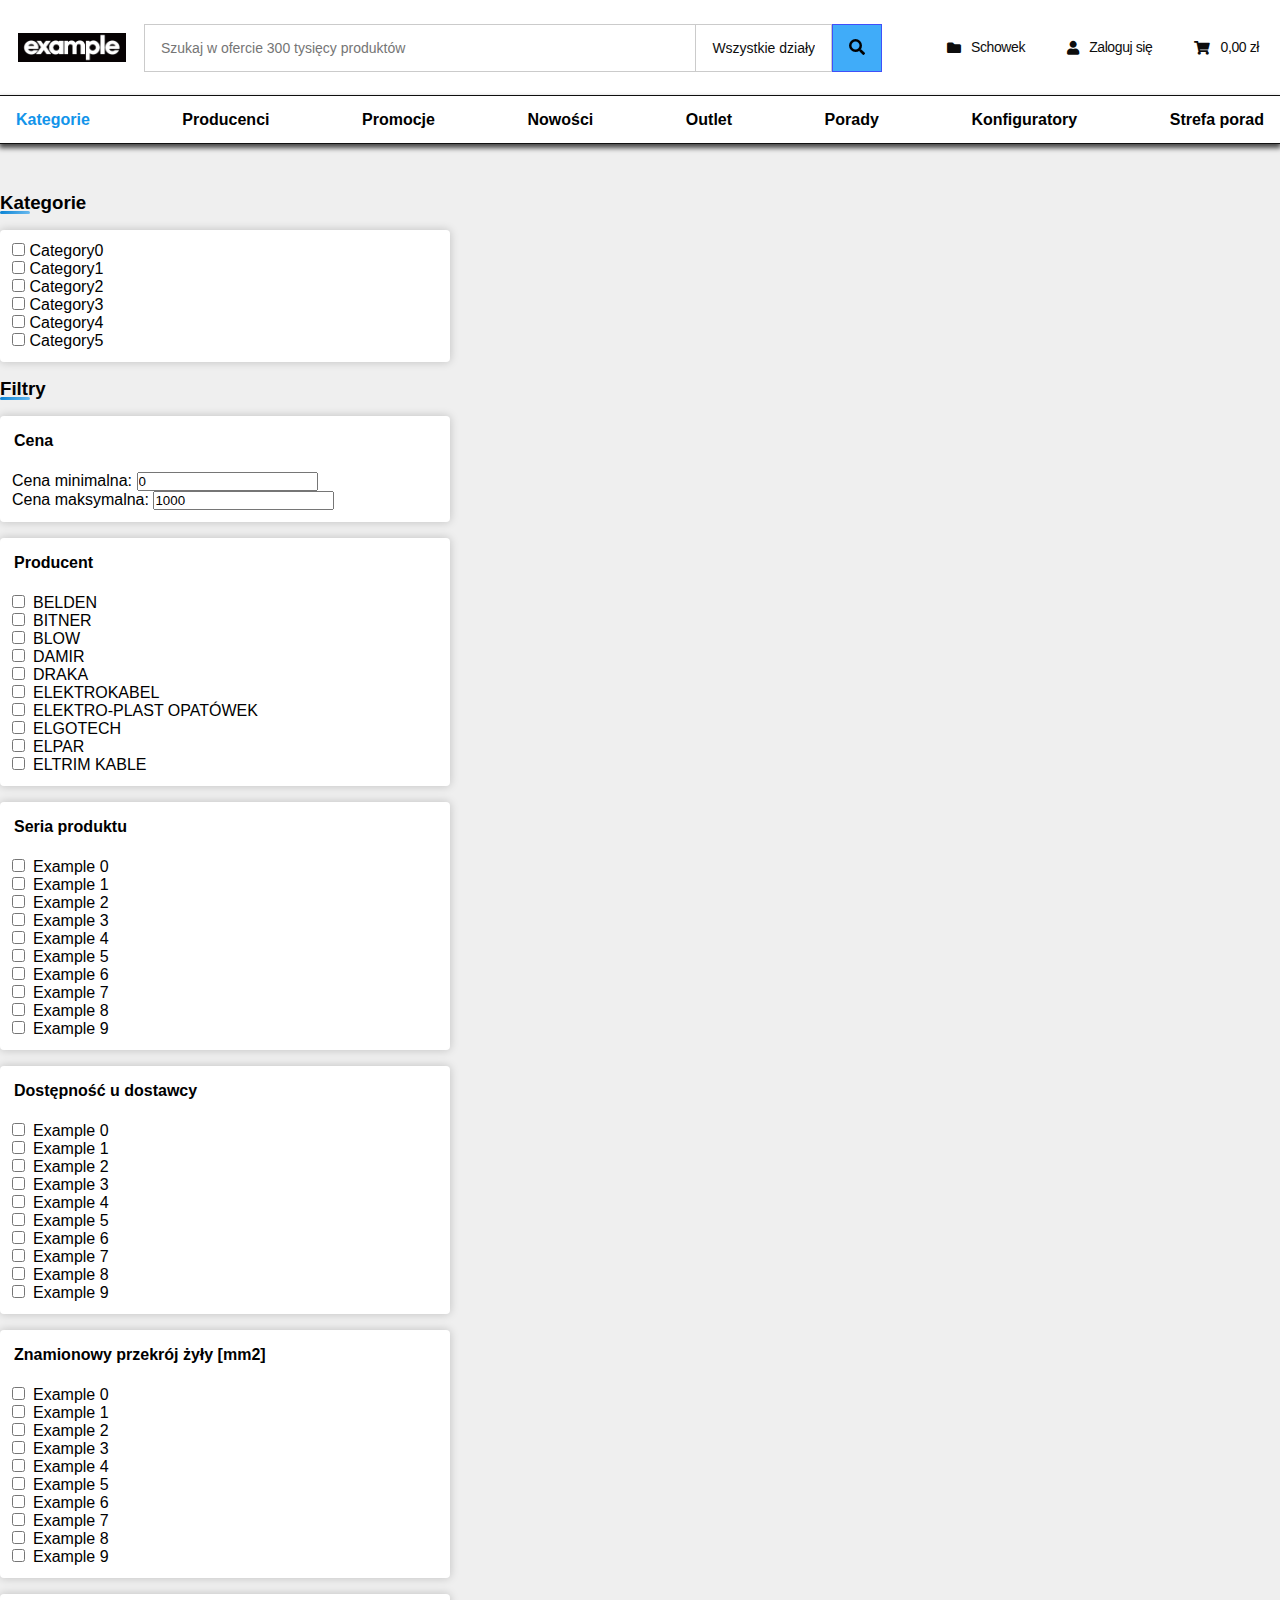
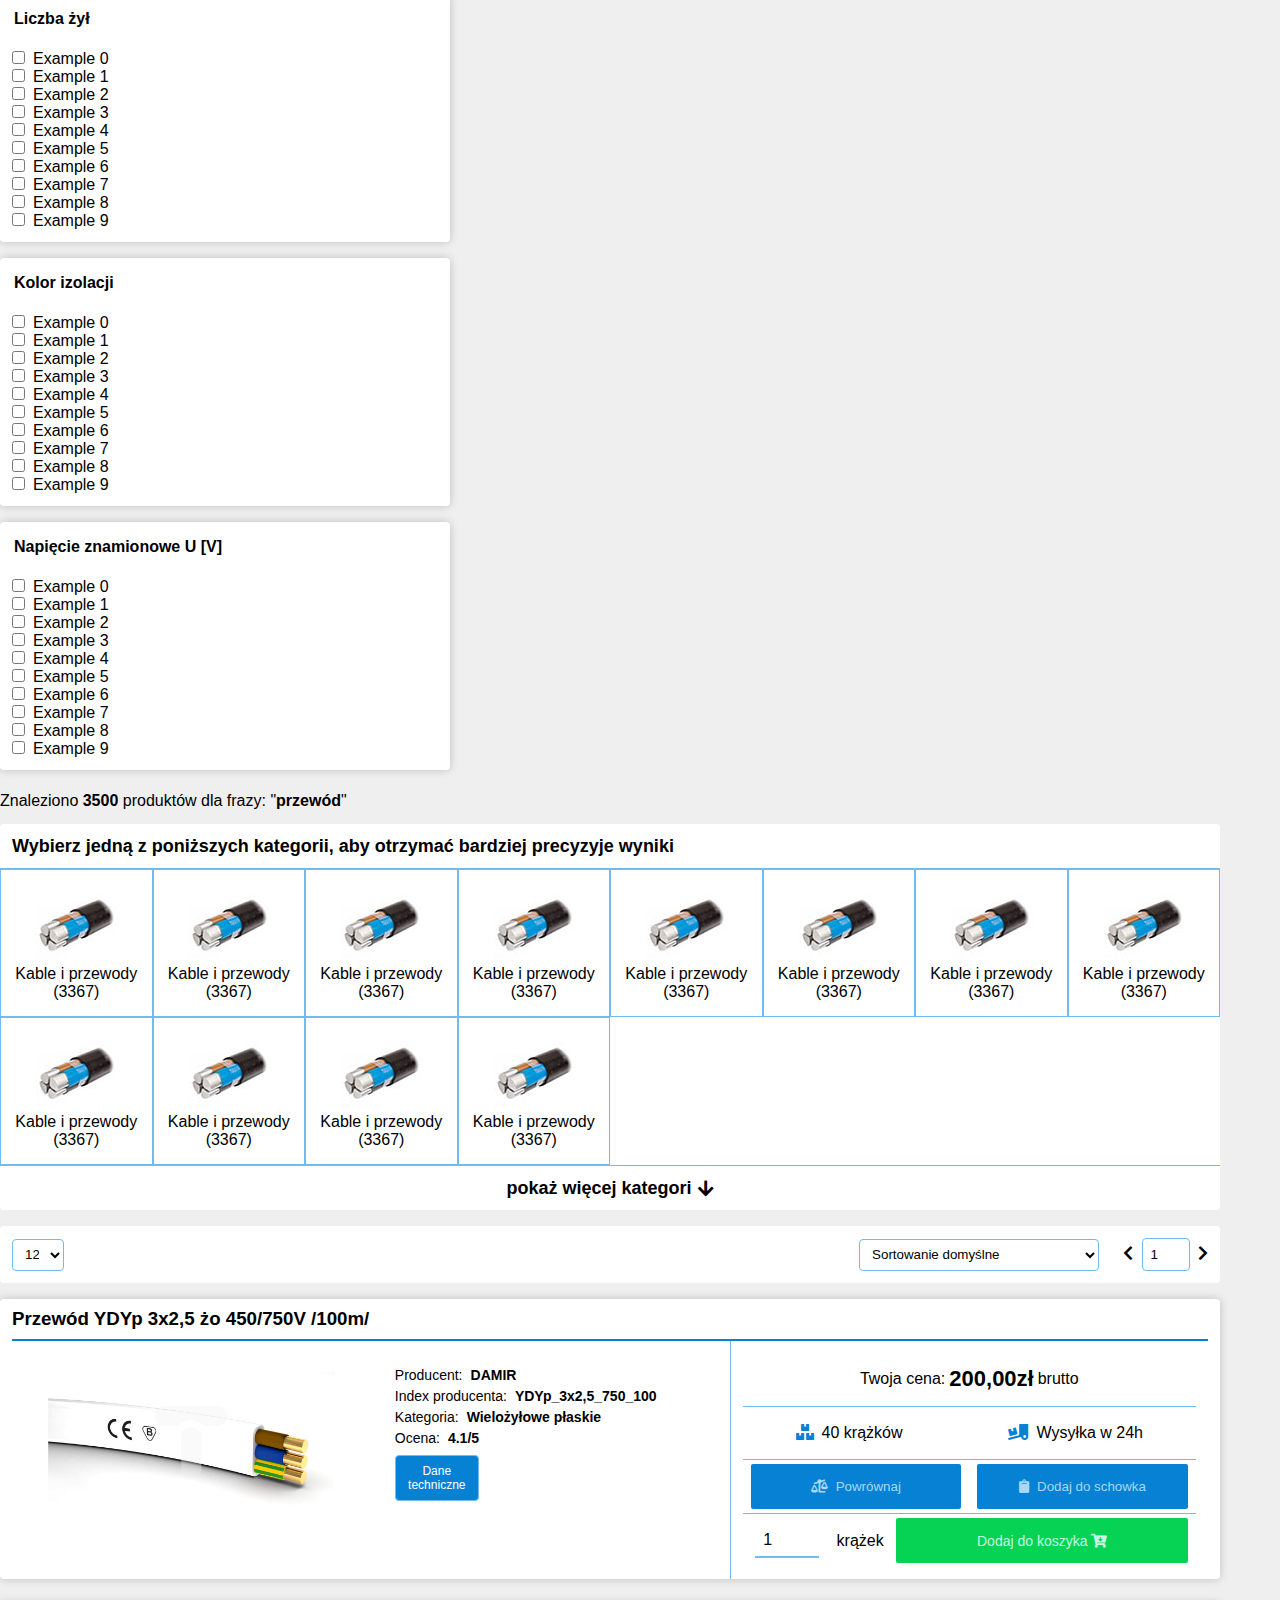
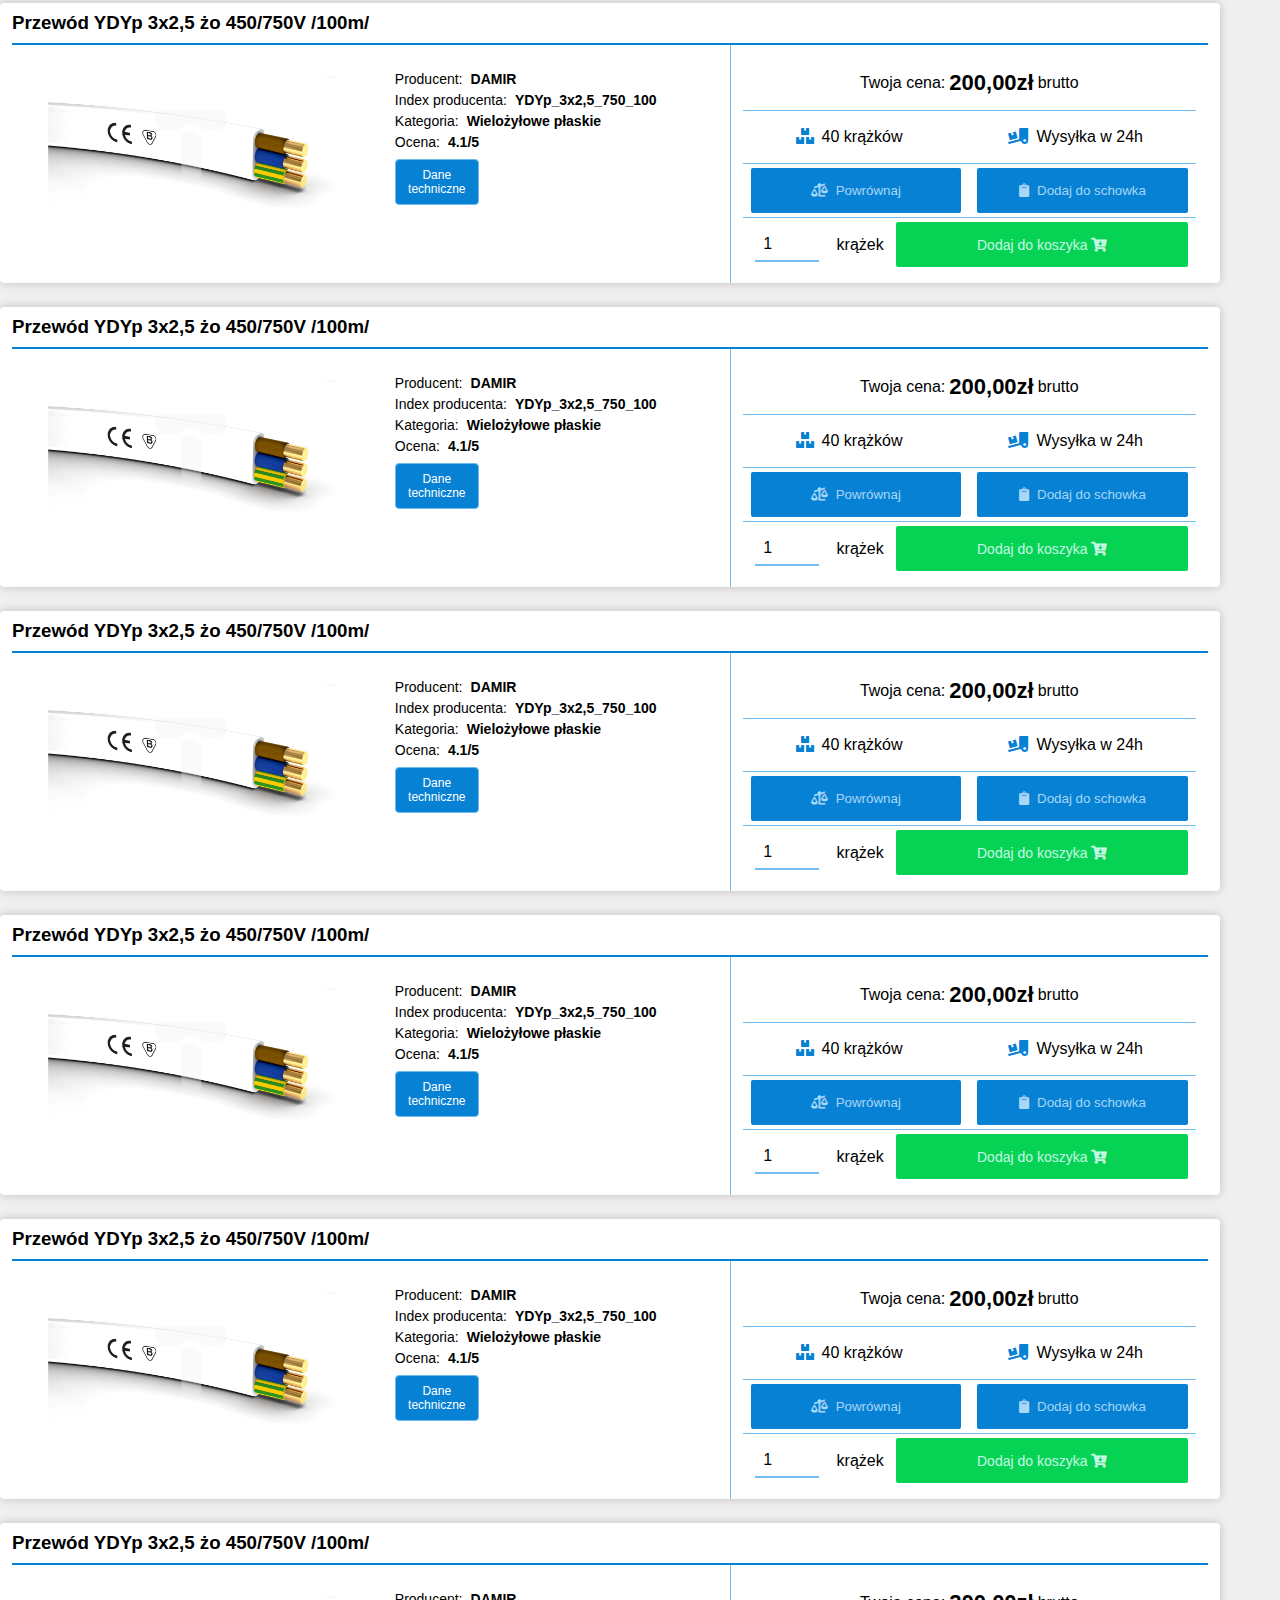
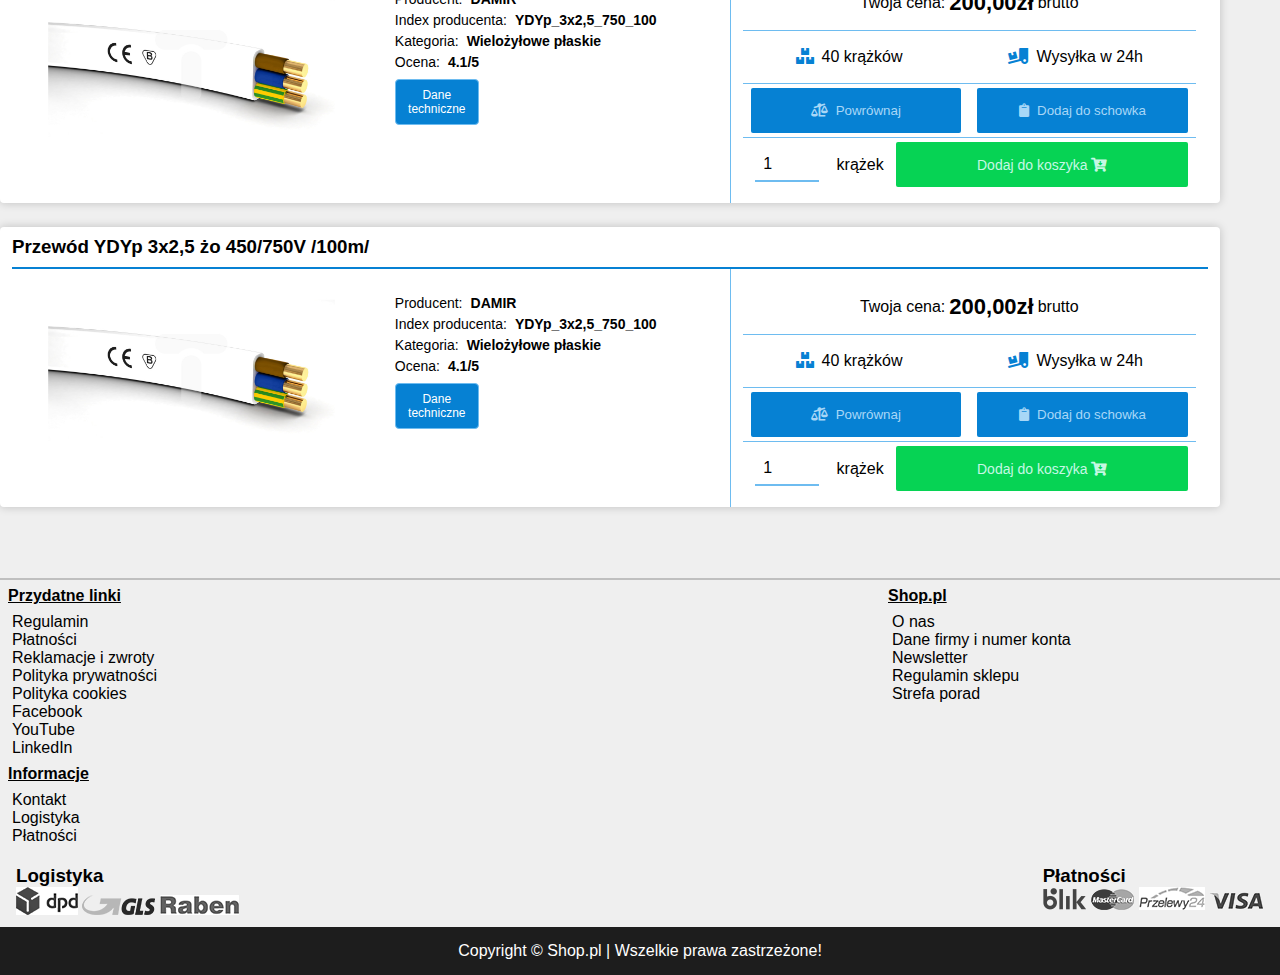
<file: category.html>
<!DOCTYPE html>
<html lang="pl">
  <head>
    <meta charset="utf-8">
    <title>Store</title>
    <link rel="stylesheet" href="assets/css/variables.css"/>
    <link rel="stylesheet" href="assets/css/style.css"/>
    <link rel="stylesheet" href="assets/css/search.css"/>
    <!-- FontAwesome CDN -->
    <link rel="stylesheet" href="https://cdnjs.cloudflare.com/ajax/libs/font-awesome/5.14.0/css/all.css"/>
    <!-- Glide.js CDN -->
    <link rel="stylesheet" href="assets/css/glide.core.css"/> <!-- https://cdnjs.cloudflare.com/ajax/libs/Glide.js/3.4.1/css/glide.core.css -->
    <link rel="stylesheet" href="assets/css/glide.theme.min.css"/> <!-- https://cdnjs.cloudflare.com/ajax/libs/Glide.js/3.4.1/css/glide.theme.min.css -->
    <script src="assets/javascript/glide.js" type="text/javascript"></script> <!-- https://cdn.jsdelivr.net/npm/@glidejs/glide -->
    <script src="assets/javascript/script.js" type="text/javascript" defer></script>
    <script src="assets/javascript/search.js" type="text/javascript" defer></script>
  </head>
  <body>
    <!--<div class="colm info">
      <p>Ze względu na zbilżające się święta zamówienia przewidujemy opóźnienia w realizacji zamówień.</p>
      <i class="info-close fas fa-times"></i>
      <script src="assets/javascript/info.js" type="text/javascript"></script>
    </div>-->
    <header class="header">
      <div class="h-container">
        <div class="row align-items-center sbtw">
          <button class="nav-btn" type="button">
            <span></span><span></span><span></span>
          </button>
          <div class="col h-logo">
            <a href="/">
              <img src="assets/images/logo.jpeg" alt="LOGO">
            </a>
          </div>
          <div class="col h-content">
            <div class="h-row">
              <div class="h-quick-search">
                <form action="" method="POST" name="quick_search" class="h-quick-search-box">
                  <div class="search-container">
                    <input type="text" name="search" class="form-control quick-search-autocomplete" value="" autocomplete="off" placeholder="Szukaj w ofercie 300 tysięcy produktów"/>
                    <div class="h-quick-search-dropdown">
                      <div class="md-top">
                        <select class="dropdown-native-select form-control" name="elem_id">
                          <option value="0" selected="selected">Wszystkie działy</option>
                          <option value="1">Przewody</option>
                        </select>
                      </div>
                    </div>
                    <button type="submit" class="btn btn-primary h-quick-search-submit"><i class="fas fa-search"></i></button>
                  </div>
                </form>
              </div>
              <div class="h-controls">
                <div class="h-control-row">
                  <a href="#" class="h-control h-clipboard-control">
                    <div class="h-control-btn">
                      <i class="fas fa-folder h-icon"></i><span>Schowek</span>
                    </div>
                  </a>
                  <a href="#" class="h-control h-user-control">
                    <div class="h-control-btn">
                      <i class="fas fa-user h-icon"></i><span>Zaloguj się</span>
                    </div>
                  </a>
                  <a href="#" class="h-control h-basket-control">
                    <div class="h-control-btn">
                      <i class="fas fa-shopping-cart h-icon"></i><span>0,00 zł</span>
                    </div>
                  </a>
                </div>
              </div>
            </div>
          </div>
        </div>
      </div>
    </header>
    <nav class="nav">
      <header class="nav-header">
        <h3>MENU</h3>
        <button class="nav-btn" type="button">
          <span></span><span></span>
        </button>
      </header>
      <div class="colm flex-start nav-content">
        <ul class="nav-list">
          <li class="nav-li-c-item"><a href="#" class="nav-item">Kategorie</a></li>
          <li><a href="#" class="nav-item">Producenci</a></li>
          <li><a href="#" class="nav-item">Promocje</a></li>
          <li><a href="#" class="nav-item">Nowości</a></li>
          <li><a href="#" class="nav-item">Outlet</a></li>
          <li><a href="#" class="nav-item">Porady</a></li>
          <li><a href="#" class="nav-item">Konfiguratory</a></li>
          <li><a href="#" class="nav-item">Strefa porad</a></li>
        </ul>
      </div>
    </nav>
    <main class="colm search-result">
      <aside class="side-bar">
        <section>
          <h3 class="sb-header">Kategorie</h3>
          <div class="sb-box">
            <div class="sb-categories-container">
              <ul class="sb-categories"> <!-- categories -->
                <li class="sb-c-li">
                  <input type="checkbox">
                  <a href="#">Category0</a>
                  <ol class="sb-subcategories"> <!-- subcategories -->
                    <li class="sb-sc-li">
                      <input type="checkbox">
                      <a href="#">sub0</a>
                      <ul class="d-subcategories"> <!-- double subcategories -->
                        <li class="sb-dsc-li">dsub0</li>
                        <li class="sb-dsc-li">dsub1</li>
                        <li class="sb-dsc-li">dsub2</li>
                        <li class="sb-dsc-li">dsub3</li>
                      </ul>
                    </li>
                    <li class="sb-sc-li">
                      <input type="checkbox">
                      <a href="#">sub1</a>
                      <ul class="d-subcategories">
                        <li class="sb-dsc-li">dsub0</li>
                        <li class="sb-dsc-li">dsub1</li>
                        <li class="sb-dsc-li">dsub2</li>
                        <li class="sb-dsc-li">dsub3</li>
                      </ul>
                    </li>
                    <li class="sb-sc-li">
                      <input type="checkbox">
                      <a href="#">sub2</a>
                      <ul class="d-subcategories">
                        <li class="sb-dsc-li">dsub0</li>
                        <li class="sb-dsc-li">dsub1</li>
                        <li class="sb-dsc-li">dsub2</li>
                        <li class="sb-dsc-li">dsub3</li>
                      </ul>
                    </li>
                    <li class="sb-sc-li">
                      <input type="checkbox">
                      <a href="#">sub3</a>
                      <ul class="d-subcategories">
                        <li class="sb-dsc-li">dsub0</li>
                        <li class="sb-dsc-li">dsub1</li>
                        <li class="sb-dsc-li">dsub2</li>
                        <li class="sb-dsc-li">dsub3</li>
                      </ul>
                    </li>
                  </ol>
                </li>
                <li class="sb-c-li">
                  <input type="checkbox" name="">
                  <a href="#">Category1</a>
                  <ol class="sb-subcategories"> <!-- subcategories -->
                    <li class="sb-sc-li">
                      <input type="checkbox">
                      <a href="#">sub0</a>
                      <ul class="d-subcategories"> <!-- double subcategories -->
                        <li class="sb-dsc-li">dsub0</li>
                        <li class="sb-dsc-li">dsub1</li>
                        <li class="sb-dsc-li">dsub2</li>
                        <li class="sb-dsc-li">dsub3</li>
                      </ul>
                    </li>
                    <li class="sb-sc-li">
                      <input type="checkbox">
                      <a href="#">sub1</a>
                      <ul class="d-subcategories">
                        <li class="sb-dsc-li">dsub0</li>
                        <li class="sb-dsc-li">dsub1</li>
                        <li class="sb-dsc-li">dsub2</li>
                        <li class="sb-dsc-li">dsub3</li>
                      </ul>
                    </li>
                    <li class="sb-sc-li">
                      <input type="checkbox">
                      <a href="#">sub2</a>
                      <ul class="d-subcategories">
                        <li class="sb-dsc-li">dsub0</li>
                        <li class="sb-dsc-li">dsub1</li>
                        <li class="sb-dsc-li">dsub2</li>
                        <li class="sb-dsc-li">dsub3</li>
                      </ul>
                    </li>
                    <li class="sb-sc-li">
                      <input type="checkbox">
                      <a href="#">sub3</a>
                      <ul class="d-subcategories">
                        <li class="sb-dsc-li">dsub0</li>
                        <li class="sb-dsc-li">dsub1</li>
                        <li class="sb-dsc-li">dsub2</li>
                        <li class="sb-dsc-li">dsub3</li>
                      </ul>
                    </li>
                  </ol>
                </li>
                <li class="sb-c-li">
                  <input type="checkbox" name="">
                  <a href="#">Category2</a>
                  <ol class="sb-subcategories"> <!-- subcategories -->
                    <li class="sb-sc-li">
                      <input type="checkbox">
                      <a href="#">sub0</a>
                      <ul class="d-subcategories"> <!-- double subcategories -->
                        <li class="sb-dsc-li">dsub0</li>
                        <li class="sb-dsc-li">dsub1</li>
                        <li class="sb-dsc-li">dsub2</li>
                        <li class="sb-dsc-li">dsub3</li>
                      </ul>
                    </li>
                    <li class="sb-sc-li">
                      <input type="checkbox">
                      <a href="#">sub1</a>
                      <ul class="d-subcategories">
                        <li class="sb-dsc-li">dsub0</li>
                        <li class="sb-dsc-li">dsub1</li>
                        <li class="sb-dsc-li">dsub2</li>
                        <li class="sb-dsc-li">dsub3</li>
                      </ul>
                    </li>
                    <li class="sb-sc-li">
                      <input type="checkbox">
                      <a href="#">sub2</a>
                      <ul class="d-subcategories">
                        <li class="sb-dsc-li">dsub0</li>
                        <li class="sb-dsc-li">dsub1</li>
                        <li class="sb-dsc-li">dsub2</li>
                        <li class="sb-dsc-li">dsub3</li>
                      </ul>
                    </li>
                    <li class="sb-sc-li">
                      <input type="checkbox">
                      <a href="#">sub3</a>
                      <ul class="d-subcategories">
                        <li class="sb-dsc-li">dsub0</li>
                        <li class="sb-dsc-li">dsub1</li>
                        <li class="sb-dsc-li">dsub2</li>
                        <li class="sb-dsc-li">dsub3</li>
                      </ul>
                    </li>
                  </ol>
                </li>
                <li class="sb-c-li">
                  <input type="checkbox" name="">
                  <a href="#">Category3</a>
                  <ol class="sb-subcategories"> <!-- subcategories -->
                    <li class="sb-sc-li">
                      <input type="checkbox">
                      <a href="#">sub0</a>
                      <ul class="d-subcategories"> <!-- double subcategories -->
                        <li class="sb-dsc-li">dsub0</li>
                        <li class="sb-dsc-li">dsub1</li>
                        <li class="sb-dsc-li">dsub2</li>
                        <li class="sb-dsc-li">dsub3</li>
                      </ul>
                    </li>
                    <li class="sb-sc-li">
                      <input type="checkbox">
                      <a href="#">sub1</a>
                      <ul class="d-subcategories">
                        <li class="sb-dsc-li">dsub0</li>
                        <li class="sb-dsc-li">dsub1</li>
                        <li class="sb-dsc-li">dsub2</li>
                        <li class="sb-dsc-li">dsub3</li>
                      </ul>
                    </li>
                    <li class="sb-sc-li">
                      <input type="checkbox">
                      <a href="#">sub2</a>
                      <ul class="d-subcategories">
                        <li class="sb-dsc-li">dsub0</li>
                        <li class="sb-dsc-li">dsub1</li>
                        <li class="sb-dsc-li">dsub2</li>
                        <li class="sb-dsc-li">dsub3</li>
                      </ul>
                    </li>
                    <li class="sb-sc-li">
                      <input type="checkbox">
                      <a href="#">sub3</a>
                      <ul class="d-subcategories">
                        <li class="sb-dsc-li">dsub0</li>
                        <li class="sb-dsc-li">dsub1</li>
                        <li class="sb-dsc-li">dsub2</li>
                        <li class="sb-dsc-li">dsub3</li>
                      </ul>
                    </li>
                  </ol>
                </li>
                <li class="sb-c-li">
                  <input type="checkbox" name="">
                  <a href="#">Category4</a>
                  <ol class="sb-subcategories"> <!-- subcategories -->
                    <li class="sb-sc-li">
                      <input type="checkbox">
                      <a href="#">sub0</a>
                      <ul class="d-subcategories"> <!-- double subcategories -->
                        <li class="sb-dsc-li">dsub0</li>
                        <li class="sb-dsc-li">dsub1</li>
                        <li class="sb-dsc-li">dsub2</li>
                        <li class="sb-dsc-li">dsub3</li>
                      </ul>
                    </li>
                    <li class="sb-sc-li">
                      <input type="checkbox">
                      <a href="#">sub1</a>
                      <ul class="d-subcategories">
                        <li class="sb-dsc-li">dsub0</li>
                        <li class="sb-dsc-li">dsub1</li>
                        <li class="sb-dsc-li">dsub2</li>
                        <li class="sb-dsc-li">dsub3</li>
                      </ul>
                    </li>
                    <li class="sb-sc-li">
                      <input type="checkbox">
                      <a href="#">sub2</a>
                      <ul class="d-subcategories">
                        <li class="sb-dsc-li">dsub0</li>
                        <li class="sb-dsc-li">dsub1</li>
                        <li class="sb-dsc-li">dsub2</li>
                        <li class="sb-dsc-li">dsub3</li>
                      </ul>
                    </li>
                    <li class="sb-sc-li">
                      <input type="checkbox">
                      <a href="#">sub3</a>
                      <ul class="d-subcategories">
                        <li class="sb-dsc-li">dsub0</li>
                        <li class="sb-dsc-li">dsub1</li>
                        <li class="sb-dsc-li">dsub2</li>
                        <li class="sb-dsc-li">dsub3</li>
                      </ul>
                    </li>
                  </ol>
                </li>
                <li class="sb-c-li">
                  <input type="checkbox" name="">
                  <a href="#">Category5</a>
                  <ol class="sb-subcategories"> <!-- subcategories -->
                    <li class="sb-sc-li">
                      <input type="checkbox">
                      <a href="#">sub0</a>
                      <ul class="d-subcategories"> <!-- double subcategories -->
                        <li class="sb-dsc-li">dsub0</li>
                        <li class="sb-dsc-li">dsub1</li>
                        <li class="sb-dsc-li">dsub2</li>
                        <li class="sb-dsc-li">dsub3</li>
                      </ul>
                    </li>
                    <li class="sb-sc-li">
                      <input type="checkbox">
                      <a href="#">sub1</a>
                      <ul class="d-subcategories">
                        <li class="sb-dsc-li">dsub0</li>
                        <li class="sb-dsc-li">dsub1</li>
                        <li class="sb-dsc-li">dsub2</li>
                        <li class="sb-dsc-li">dsub3</li>
                      </ul>
                    </li>
                    <li class="sb-sc-li">
                      <input type="checkbox">
                      <a href="#">sub2</a>
                      <ul class="d-subcategories">
                        <li class="sb-dsc-li">dsub0</li>
                        <li class="sb-dsc-li">dsub1</li>
                        <li class="sb-dsc-li">dsub2</li>
                        <li class="sb-dsc-li">dsub3</li>
                      </ul>
                    </li>
                    <li class="sb-sc-li">
                      <input type="checkbox">
                      <a href="#">sub3</a>
                      <ul class="d-subcategories">
                        <li class="sb-dsc-li">dsub0</li>
                        <li class="sb-dsc-li">dsub1</li>
                        <li class="sb-dsc-li">dsub2</li>
                        <li class="sb-dsc-li">dsub3</li>
                      </ul>
                    </li>
                  </ol>
                </li>
              </ul>
            </div>
          </div>
        </section>
        <section>
          <h3 class="sb-header">Filtry</h3>
          <div class="sb-box">
            <h4 class="sbb-header">Cena</h4><br>
            Cena minimalna: <input type="number" value="0" id="prince-min"><br>
            Cena maksymalna: <input type="number" value="1000" id="prince-max">
          </div>
          <div class="sb-box">
            <h4 class="sbb-header">Producent</h4><br>
            <ul class="checklist">
              <li class="chl-item"><input type="checkbox" value="BELDEN">BELDEN</li>
              <li class="chl-item"><input type="checkbox" value="BITNER">BITNER</li>
              <li class="chl-item"><input type="checkbox" value="BLOW">BLOW</li>
              <li class="chl-item"><input type="checkbox" value="DAMIR">DAMIR</li>
              <li class="chl-item"><input type="checkbox" value="DRAKA">DRAKA</li>
              <li class="chl-item"><input type="checkbox" value="ELEKTROKABEL">ELEKTROKABEL</li>
              <li class="chl-item"><input type="checkbox" value="ELEKTRO-PLAST OPATÓWEK">ELEKTRO-PLAST OPATÓWEK</li>
              <li class="chl-item"><input type="checkbox" value="ELGOTECH">ELGOTECH</li>
              <li class="chl-item"><input type="checkbox" value="ELPAR">ELPAR</li>
              <li class="chl-item"><input type="checkbox" value="ELTRIM KABLE">ELTRIM KABLE</li>
            </ul>
          </div>
          <div class="sb-box">
            <h4 class="sbb-header">Seria produktu</h4><br>
            <ul class="checklist">
              <li class="chl-item"><input type="checkbox" value="0">Example 0</li>
              <li class="chl-item"><input type="checkbox" value="1">Example 1</li>
              <li class="chl-item"><input type="checkbox" value="2">Example 2</li>
              <li class="chl-item"><input type="checkbox" value="3">Example 3</li>
              <li class="chl-item"><input type="checkbox" value="4">Example 4</li>
              <li class="chl-item"><input type="checkbox" value="5">Example 5</li>
              <li class="chl-item"><input type="checkbox" value="6">Example 6</li>
              <li class="chl-item"><input type="checkbox" value="7">Example 7</li>
              <li class="chl-item"><input type="checkbox" value="8">Example 8</li>
              <li class="chl-item"><input type="checkbox" value="9">Example 9</li>
            </ul>
          </div>
          <div class="sb-box">
            <h4 class="sbb-header">Dostępność u dostawcy</h4><br>
            <ul class="checklist">
              <li class="chl-item"><input type="checkbox" value="0">Example 0</li>
              <li class="chl-item"><input type="checkbox" value="1">Example 1</li>
              <li class="chl-item"><input type="checkbox" value="2">Example 2</li>
              <li class="chl-item"><input type="checkbox" value="3">Example 3</li>
              <li class="chl-item"><input type="checkbox" value="4">Example 4</li>
              <li class="chl-item"><input type="checkbox" value="5">Example 5</li>
              <li class="chl-item"><input type="checkbox" value="6">Example 6</li>
              <li class="chl-item"><input type="checkbox" value="7">Example 7</li>
              <li class="chl-item"><input type="checkbox" value="8">Example 8</li>
              <li class="chl-item"><input type="checkbox" value="9">Example 9</li>
            </ul>
          </div>
          <div class="sb-box">
            <h4 class="sbb-header">Znamionowy przekrój żyły [mm2]</h4><br>
            <ul class="checklist">
              <li class="chl-item"><input type="checkbox" value="0">Example 0</li>
              <li class="chl-item"><input type="checkbox" value="1">Example 1</li>
              <li class="chl-item"><input type="checkbox" value="2">Example 2</li>
              <li class="chl-item"><input type="checkbox" value="3">Example 3</li>
              <li class="chl-item"><input type="checkbox" value="4">Example 4</li>
              <li class="chl-item"><input type="checkbox" value="5">Example 5</li>
              <li class="chl-item"><input type="checkbox" value="6">Example 6</li>
              <li class="chl-item"><input type="checkbox" value="7">Example 7</li>
              <li class="chl-item"><input type="checkbox" value="8">Example 8</li>
              <li class="chl-item"><input type="checkbox" value="9">Example 9</li>
            </ul>
          </div>
          <div class="sb-box">
            <h4 class="sbb-header">Liczba żył</h4><br>
            <ul class="checklist">
              <li class="chl-item"><input type="checkbox" value="0">Example 0</li>
              <li class="chl-item"><input type="checkbox" value="1">Example 1</li>
              <li class="chl-item"><input type="checkbox" value="2">Example 2</li>
              <li class="chl-item"><input type="checkbox" value="3">Example 3</li>
              <li class="chl-item"><input type="checkbox" value="4">Example 4</li>
              <li class="chl-item"><input type="checkbox" value="5">Example 5</li>
              <li class="chl-item"><input type="checkbox" value="6">Example 6</li>
              <li class="chl-item"><input type="checkbox" value="7">Example 7</li>
              <li class="chl-item"><input type="checkbox" value="8">Example 8</li>
              <li class="chl-item"><input type="checkbox" value="9">Example 9</li>
            </ul>
          </div>
          <div class="sb-box">
            <h4 class="sbb-header">Kolor izolacji</h4><br>
            <ul class="checklist">
              <li class="chl-item"><input type="checkbox" value="0">Example 0</li>
              <li class="chl-item"><input type="checkbox" value="1">Example 1</li>
              <li class="chl-item"><input type="checkbox" value="2">Example 2</li>
              <li class="chl-item"><input type="checkbox" value="3">Example 3</li>
              <li class="chl-item"><input type="checkbox" value="4">Example 4</li>
              <li class="chl-item"><input type="checkbox" value="5">Example 5</li>
              <li class="chl-item"><input type="checkbox" value="6">Example 6</li>
              <li class="chl-item"><input type="checkbox" value="7">Example 7</li>
              <li class="chl-item"><input type="checkbox" value="8">Example 8</li>
              <li class="chl-item"><input type="checkbox" value="9">Example 9</li>
            </ul>
          </div>
          <div class="sb-box">
            <h4 class="sbb-header">Napięcie znamionowe U [V]</h4><br>
            <ul class="checklist">
              <li class="chl-item"><input type="checkbox" value="0">Example 0</li>
              <li class="chl-item"><input type="checkbox" value="1">Example 1</li>
              <li class="chl-item"><input type="checkbox" value="2">Example 2</li>
              <li class="chl-item"><input type="checkbox" value="3">Example 3</li>
              <li class="chl-item"><input type="checkbox" value="4">Example 4</li>
              <li class="chl-item"><input type="checkbox" value="5">Example 5</li>
              <li class="chl-item"><input type="checkbox" value="6">Example 6</li>
              <li class="chl-item"><input type="checkbox" value="7">Example 7</li>
              <li class="chl-item"><input type="checkbox" value="8">Example 8</li>
              <li class="chl-item"><input type="checkbox" value="9">Example 9</li>
            </ul>
          </div>
        </section>
      </aside>
      <div class="content-container">
        <div class="search-info">Znaleziono <b>3500</b> produktów dla frazy: "<b>przewód</b>"</div>
        <div class="products-category">
          <div class="header">Wybierz jedną z poniższych kategorii, aby otrzymać bardziej precyzyje wyniki</div>
          <div class="body">
            <a href="#" class="category">
              <img src="assets/images/kable-i-przewody.jpeg" class="img" alt="produkt">
              <span>Kable i przewody</span>
              <p>(3367)</p>
            </a>
            <a href="#" class="category">
              <img src="assets/images/kable-i-przewody.jpeg" class="img" alt="produkt">
              <span>Kable i przewody</span>
              <p>(3367)</p>
            </a>
            <a href="#" class="category">
              <img src="assets/images/kable-i-przewody.jpeg" class="img" alt="produkt">
              <span>Kable i przewody</span>
              <p>(3367)</p>
            </a>
            <a href="#" class="category">
              <img src="assets/images/kable-i-przewody.jpeg" class="img" alt="produkt">
              <span>Kable i przewody</span>
              <p>(3367)</p>
            </a>
            <a href="#" class="category">
              <img src="assets/images/kable-i-przewody.jpeg" class="img" alt="produkt">
              <span>Kable i przewody</span>
              <p>(3367)</p>
            </a>
            <a href="#" class="category">
              <img src="assets/images/kable-i-przewody.jpeg" class="img" alt="produkt">
              <span>Kable i przewody</span>
              <p>(3367)</p>
            </a>
            <a href="#" class="category">
              <img src="assets/images/kable-i-przewody.jpeg" class="img" alt="produkt">
              <span>Kable i przewody</span>
              <p>(3367)</p>
            </a>
            <a href="#" class="category">
              <img src="assets/images/kable-i-przewody.jpeg" class="img" alt="produkt">
              <span>Kable i przewody</span>
              <p>(3367)</p>
            </a>
            <a href="#" class="category">
              <img src="assets/images/kable-i-przewody.jpeg" class="img" alt="produkt">
              <span>Kable i przewody</span>
              <p>(3367)</p>
            </a>
            <a href="#" class="category">
              <img src="assets/images/kable-i-przewody.jpeg" class="img" alt="produkt">
              <span>Kable i przewody</span>
              <p>(3367)</p>
            </a>
            <a href="#" class="category">
              <img src="assets/images/kable-i-przewody.jpeg" class="img" alt="produkt">
              <span>Kable i przewody</span>
              <p>(3367)</p>
            </a>
            <a href="#" class="category">
              <img src="assets/images/kable-i-przewody.jpeg" class="img" alt="produkt">
              <span>Kable i przewody</span>
              <p>(3367)</p>
            </a>
          </div>
          <button type="button" class="show-more">pokaż więcej kategori <i class="fas fa-arrow-down"></i></i></button>
        </div>
        <div class="products-sorting">
          <div class="choice-amount">
            <select class="select">
              <option value="12">12</option>
              <option value="24">24</option>
              <option value="36">36</option>
            </select>
          </div>
          <div class="sorting">
            <div class="choice-order-by">
              <select class="select choices">
                <option value="default">Sortowanie domyślne</option>
                <option value="prince-asc">Cena - od najniższej</option>
                <option value="prince-desc">Cena - od najwyższej</option>
                <option value="popular">Po popularności</option>
                <option value="rating">Po ocenach klientów</option>
                <option value="comments">Po ilości komentarzy</option>
                <!-- [] -->
                <option value="default">Sortuj: sortuj domyślnie</option>
                <option value="anvilable-desc">Sortuj: dostępność od najwyższej</option>
                <option value="anvilable-asc">Sortuj: dostępność od najniższej</option>
                <option value="name-AZ">Sortuj: nazwa od A do Z</option>
                <option value="name-ZA">Sortuj: nazwa od Z do A</option>
                <option value="manufacturer-AZ">Sortuj: producent od A do Z</option>
                <option value="manufacturer-ZA">Sortuj: producent od Z do A</option>
                <option value="prince-asc">Sortuj: cena od najniższej</option>
                <option value="prince-desc">Sortuj: cena od najwyższej</option>
              </select>
            </div>
            <div class="s-pagination">
              <a href="#"><i class="fas fa-chevron-left"></i></a>
              <input type="number" value="1" min="1">
              <a href="#"><i class="fas fa-chevron-right"></i></a>
            </div>
          </div>
        </div>
        <div class="products"> <!-- Produkty -->
          <div class="product">
            <h3 class="product-header"><a href="#">Przewód YDYp 3x2,5 żo 450/750V /100m/</a></h3>
            <div class="product-info">
              <div class="product-img">
                <img src="assets/images/przewód.jpeg" alt="produkt">
              </div>
              <div class="product-details">
                <span class="product-detail">Producent: <p>DAMIR</p></span>
                <span class="product-detail">Index producenta: <p>YDYp_3x2,5_750_100</p></span>
                <span class="product-detail">Kategoria: <p>Wielożyłowe płaskie</p></span>
                <span class="product-detail">Ocena: <p>4.1/5</p></span>
                <button class="product-technical-btn">Dane techniczne</button>
                <div class="product-technical-data">
                  <span class="data"><p>Kolor izolacji</p> Biały</span>
                  <span class="data"><p>Żyła ochronna</p> Tak</span>
                  <span class="data"><p>Materiał powłoki zewnętrznej</p> PVC</span>
                  <span class="data"><p>Bezhalogenowy EN 50267-2-2</p> Nie</span>
                  <span class="data"><p>Nierozprzestrzeniający płomienia</p> Zgodnie z EN 60332-1-2</span>
                  <span class="data"><p>Niska emisja dymów (zgodnie z EN 61034-2)</p> Nie</span>
                  <span class="data"><p>Olejoodporne (zgodnie z EN 60811-2-1)</p> Nie</span>
                  <span class="data"><p>Izolacja żyły</p> PVC</span>
                  <span class="data"><p>Napięcie znamionowe U0 [V]</p> 450</span>
                  <span class="data"><p>Napięcie znamionowe U [V]</p> 750</span>
                  <span class="data"><p>Dopuszczalna temperatura kabla dla połączeń ruchomych [°C] od</p> -40</span>
                  <span class="data"><p>Dopuszczalna temperatura kabla dla połączeń ruchomych [°C] do</p> 70</span>
                  <span class="data"><p>Przybliżona waga kabla [kg/km]</p> 140</span>
                  <span class="data"><p>Ekran</p> Nie</span>
                  <span class="data"><p>Szerokość przewodu ok.. [mm]</p> 6.7000</span>
                  <span class="data"><p>Identyfikacja żył</p> Kolor</span>
                  <span class="data"><p>Wysokość przewodu około [mm]</p>14.1000</span>
                  <span class="data"><p>Liczba żył</p> 3</span>
                  <span class="data"><p>Klasa żyły</p> Klasa 1 = jednodrutowy</span>
                  <span class="data"><p>Znamionowy przekrój żyły [mm2]</p> 2.5000</span>
                </div>
              </div>
            </div>
            <div class="product-order">
              <div class="product-prince">
                <span>Twoja cena:</span><p>200,00zł</p><span>brutto</span>
              </div>
              <div class="product-stats-info">
                <div class="info-product-amount"><i class="fas fa-boxes"></i>40 krążków</div>
                <div class="info-delivery-time"><i class="fas fa-truck-loading"></i>Wysyłka w 24h</div>
              </div>
              <div class="product-stats-tools">
                <button class="tools-btn"><i class="fas fa-balance-scale-left"></i> Powrównaj</button>
                <button class="tools-btn"><i class="fas fa-clipboard"></i> Dodaj do schowka</button>
              </div>
              <div class="product-buy">
                <div class="product-buy-amount">
                  <input type="number" value="1" min="1" class="product-buy-input">
                  <span>krążek</span>
                </div>
                <button class="product-buy-btn">Dodaj do koszyka <i class="fas fa-cart-arrow-down"></i></button>
              </div>
            </div>
          </div>
          <div class="product">
            <h3 class="product-header"><a href="#">Przewód YDYp 3x2,5 żo 450/750V /100m/</a></h3>
            <div class="product-info">
              <div class="product-img">
                <img src="assets/images/przewód.jpeg" alt="produkt">
              </div>
              <div class="product-details">
                <span class="product-detail">Producent: <p>DAMIR</p></span>
                <span class="product-detail">Index producenta: <p>YDYp_3x2,5_750_100</p></span>
                <span class="product-detail">Kategoria: <p>Wielożyłowe płaskie</p></span>
                <span class="product-detail">Ocena: <p>4.1/5</p></span>
                <button class="product-technical-btn">Dane techniczne</button>
                <div class="product-technical-data">
                  <span class="data"><p>Kolor izolacji</p> Biały</span>
                  <span class="data"><p>Żyła ochronna</p> Tak</span>
                  <span class="data"><p>Materiał powłoki zewnętrznej</p> PVC</span>
                  <span class="data"><p>Bezhalogenowy EN 50267-2-2</p> Nie</span>
                  <span class="data"><p>Nierozprzestrzeniający płomienia</p> Zgodnie z EN 60332-1-2</span>
                  <span class="data"><p>Niska emisja dymów (zgodnie z EN 61034-2)</p> Nie</span>
                  <span class="data"><p>Olejoodporne (zgodnie z EN 60811-2-1)</p> Nie</span>
                  <span class="data"><p>Izolacja żyły</p> PVC</span>
                  <span class="data"><p>Napięcie znamionowe U0 [V]</p> 450</span>
                  <span class="data"><p>Napięcie znamionowe U [V]</p> 750</span>
                  <span class="data"><p>Dopuszczalna temperatura kabla dla połączeń ruchomych [°C] od</p> -40</span>
                  <span class="data"><p>Dopuszczalna temperatura kabla dla połączeń ruchomych [°C] do</p> 70</span>
                  <span class="data"><p>Przybliżona waga kabla [kg/km]</p> 140</span>
                  <span class="data"><p>Ekran</p> Nie</span>
                  <span class="data"><p>Szerokość przewodu ok.. [mm]</p> 6.7000</span>
                  <span class="data"><p>Identyfikacja żył</p> Kolor</span>
                  <span class="data"><p>Wysokość przewodu około [mm]</p>14.1000</span>
                  <span class="data"><p>Liczba żył</p> 3</span>
                  <span class="data"><p>Klasa żyły</p> Klasa 1 = jednodrutowy</span>
                  <span class="data"><p>Znamionowy przekrój żyły [mm2]</p> 2.5000</span>
                </div>
              </div>
            </div>
            <div class="product-order">
              <div class="product-prince">
                <span>Twoja cena:</span><p>200,00zł</p><span>brutto</span>
              </div>
              <div class="product-stats-info">
                <div class="info-product-amount"><i class="fas fa-boxes"></i>40 krążków</div>
                <div class="info-delivery-time"><i class="fas fa-truck-loading"></i>Wysyłka w 24h</div>
              </div>
              <div class="product-stats-tools">
                <button class="tools-btn"><i class="fas fa-balance-scale-left"></i> Powrównaj</button>
                <button class="tools-btn"><i class="fas fa-clipboard"></i> Dodaj do schowka</button>
              </div>
              <div class="product-buy">
                <div class="product-buy-amount">
                  <input type="number" value="1" min="1" class="product-buy-input">
                  <span>krążek</span>
                </div>
                <button class="product-buy-btn">Dodaj do koszyka <i class="fas fa-cart-arrow-down"></i></button>
              </div>
            </div>
          </div>
          <div class="product">
            <h3 class="product-header"><a href="#">Przewód YDYp 3x2,5 żo 450/750V /100m/</a></h3>
            <div class="product-info">
              <div class="product-img">
                <img src="assets/images/przewód.jpeg" alt="produkt">
              </div>
              <div class="product-details">
                <span class="product-detail">Producent: <p>DAMIR</p></span>
                <span class="product-detail">Index producenta: <p>YDYp_3x2,5_750_100</p></span>
                <span class="product-detail">Kategoria: <p>Wielożyłowe płaskie</p></span>
                <span class="product-detail">Ocena: <p>4.1/5</p></span>
                <button class="product-technical-btn">Dane techniczne</button>
                <div class="product-technical-data">
                  <span class="data"><p>Kolor izolacji</p> Biały</span>
                  <span class="data"><p>Żyła ochronna</p> Tak</span>
                  <span class="data"><p>Materiał powłoki zewnętrznej</p> PVC</span>
                  <span class="data"><p>Bezhalogenowy EN 50267-2-2</p> Nie</span>
                  <span class="data"><p>Nierozprzestrzeniający płomienia</p> Zgodnie z EN 60332-1-2</span>
                  <span class="data"><p>Niska emisja dymów (zgodnie z EN 61034-2)</p> Nie</span>
                  <span class="data"><p>Olejoodporne (zgodnie z EN 60811-2-1)</p> Nie</span>
                  <span class="data"><p>Izolacja żyły</p> PVC</span>
                  <span class="data"><p>Napięcie znamionowe U0 [V]</p> 450</span>
                  <span class="data"><p>Napięcie znamionowe U [V]</p> 750</span>
                  <span class="data"><p>Dopuszczalna temperatura kabla dla połączeń ruchomych [°C] od</p> -40</span>
                  <span class="data"><p>Dopuszczalna temperatura kabla dla połączeń ruchomych [°C] do</p> 70</span>
                  <span class="data"><p>Przybliżona waga kabla [kg/km]</p> 140</span>
                  <span class="data"><p>Ekran</p> Nie</span>
                  <span class="data"><p>Szerokość przewodu ok.. [mm]</p> 6.7000</span>
                  <span class="data"><p>Identyfikacja żył</p> Kolor</span>
                  <span class="data"><p>Wysokość przewodu około [mm]</p>14.1000</span>
                  <span class="data"><p>Liczba żył</p> 3</span>
                  <span class="data"><p>Klasa żyły</p> Klasa 1 = jednodrutowy</span>
                  <span class="data"><p>Znamionowy przekrój żyły [mm2]</p> 2.5000</span>
                </div>
              </div>
            </div>
            <div class="product-order">
              <div class="product-prince">
                <span>Twoja cena:</span><p>200,00zł</p><span>brutto</span>
              </div>
              <div class="product-stats-info">
                <div class="info-product-amount"><i class="fas fa-boxes"></i>40 krążków</div>
                <div class="info-delivery-time"><i class="fas fa-truck-loading"></i>Wysyłka w 24h</div>
              </div>
              <div class="product-stats-tools">
                <button class="tools-btn"><i class="fas fa-balance-scale-left"></i> Powrównaj</button>
                <button class="tools-btn"><i class="fas fa-clipboard"></i> Dodaj do schowka</button>
              </div>
              <div class="product-buy">
                <div class="product-buy-amount">
                  <input type="number" value="1" min="1" class="product-buy-input">
                  <span>krążek</span>
                </div>
                <button class="product-buy-btn">Dodaj do koszyka <i class="fas fa-cart-arrow-down"></i></button>
              </div>
            </div>
          </div>
          <div class="product">
            <h3 class="product-header"><a href="#">Przewód YDYp 3x2,5 żo 450/750V /100m/</a></h3>
            <div class="product-info">
              <div class="product-img">
                <img src="assets/images/przewód.jpeg" alt="produkt">
              </div>
              <div class="product-details">
                <span class="product-detail">Producent: <p>DAMIR</p></span>
                <span class="product-detail">Index producenta: <p>YDYp_3x2,5_750_100</p></span>
                <span class="product-detail">Kategoria: <p>Wielożyłowe płaskie</p></span>
                <span class="product-detail">Ocena: <p>4.1/5</p></span>
                <button class="product-technical-btn">Dane techniczne</button>
                <div class="product-technical-data">
                  <span class="data"><p>Kolor izolacji</p> Biały</span>
                  <span class="data"><p>Żyła ochronna</p> Tak</span>
                  <span class="data"><p>Materiał powłoki zewnętrznej</p> PVC</span>
                  <span class="data"><p>Bezhalogenowy EN 50267-2-2</p> Nie</span>
                  <span class="data"><p>Nierozprzestrzeniający płomienia</p> Zgodnie z EN 60332-1-2</span>
                  <span class="data"><p>Niska emisja dymów (zgodnie z EN 61034-2)</p> Nie</span>
                  <span class="data"><p>Olejoodporne (zgodnie z EN 60811-2-1)</p> Nie</span>
                  <span class="data"><p>Izolacja żyły</p> PVC</span>
                  <span class="data"><p>Napięcie znamionowe U0 [V]</p> 450</span>
                  <span class="data"><p>Napięcie znamionowe U [V]</p> 750</span>
                  <span class="data"><p>Dopuszczalna temperatura kabla dla połączeń ruchomych [°C] od</p> -40</span>
                  <span class="data"><p>Dopuszczalna temperatura kabla dla połączeń ruchomych [°C] do</p> 70</span>
                  <span class="data"><p>Przybliżona waga kabla [kg/km]</p> 140</span>
                  <span class="data"><p>Ekran</p> Nie</span>
                  <span class="data"><p>Szerokość przewodu ok.. [mm]</p> 6.7000</span>
                  <span class="data"><p>Identyfikacja żył</p> Kolor</span>
                  <span class="data"><p>Wysokość przewodu około [mm]</p>14.1000</span>
                  <span class="data"><p>Liczba żył</p> 3</span>
                  <span class="data"><p>Klasa żyły</p> Klasa 1 = jednodrutowy</span>
                  <span class="data"><p>Znamionowy przekrój żyły [mm2]</p> 2.5000</span>
                </div>
              </div>
            </div>
            <div class="product-order">
              <div class="product-prince">
                <span>Twoja cena:</span><p>200,00zł</p><span>brutto</span>
              </div>
              <div class="product-stats-info">
                <div class="info-product-amount"><i class="fas fa-boxes"></i>40 krążków</div>
                <div class="info-delivery-time"><i class="fas fa-truck-loading"></i>Wysyłka w 24h</div>
              </div>
              <div class="product-stats-tools">
                <button class="tools-btn"><i class="fas fa-balance-scale-left"></i> Powrównaj</button>
                <button class="tools-btn"><i class="fas fa-clipboard"></i> Dodaj do schowka</button>
              </div>
              <div class="product-buy">
                <div class="product-buy-amount">
                  <input type="number" value="1" min="1" class="product-buy-input">
                  <span>krążek</span>
                </div>
                <button class="product-buy-btn">Dodaj do koszyka <i class="fas fa-cart-arrow-down"></i></button>
              </div>
            </div>
          </div>
          <div class="product">
            <h3 class="product-header"><a href="#">Przewód YDYp 3x2,5 żo 450/750V /100m/</a></h3>
            <div class="product-info">
              <div class="product-img">
                <img src="assets/images/przewód.jpeg" alt="produkt">
              </div>
              <div class="product-details">
                <span class="product-detail">Producent: <p>DAMIR</p></span>
                <span class="product-detail">Index producenta: <p>YDYp_3x2,5_750_100</p></span>
                <span class="product-detail">Kategoria: <p>Wielożyłowe płaskie</p></span>
                <span class="product-detail">Ocena: <p>4.1/5</p></span>
                <button class="product-technical-btn">Dane techniczne</button>
                <div class="product-technical-data">
                  <span class="data"><p>Kolor izolacji</p> Biały</span>
                  <span class="data"><p>Żyła ochronna</p> Tak</span>
                  <span class="data"><p>Materiał powłoki zewnętrznej</p> PVC</span>
                  <span class="data"><p>Bezhalogenowy EN 50267-2-2</p> Nie</span>
                  <span class="data"><p>Nierozprzestrzeniający płomienia</p> Zgodnie z EN 60332-1-2</span>
                  <span class="data"><p>Niska emisja dymów (zgodnie z EN 61034-2)</p> Nie</span>
                  <span class="data"><p>Olejoodporne (zgodnie z EN 60811-2-1)</p> Nie</span>
                  <span class="data"><p>Izolacja żyły</p> PVC</span>
                  <span class="data"><p>Napięcie znamionowe U0 [V]</p> 450</span>
                  <span class="data"><p>Napięcie znamionowe U [V]</p> 750</span>
                  <span class="data"><p>Dopuszczalna temperatura kabla dla połączeń ruchomych [°C] od</p> -40</span>
                  <span class="data"><p>Dopuszczalna temperatura kabla dla połączeń ruchomych [°C] do</p> 70</span>
                  <span class="data"><p>Przybliżona waga kabla [kg/km]</p> 140</span>
                  <span class="data"><p>Ekran</p> Nie</span>
                  <span class="data"><p>Szerokość przewodu ok.. [mm]</p> 6.7000</span>
                  <span class="data"><p>Identyfikacja żył</p> Kolor</span>
                  <span class="data"><p>Wysokość przewodu około [mm]</p>14.1000</span>
                  <span class="data"><p>Liczba żył</p> 3</span>
                  <span class="data"><p>Klasa żyły</p> Klasa 1 = jednodrutowy</span>
                  <span class="data"><p>Znamionowy przekrój żyły [mm2]</p> 2.5000</span>
                </div>
              </div>
            </div>
            <div class="product-order">
              <div class="product-prince">
                <span>Twoja cena:</span><p>200,00zł</p><span>brutto</span>
              </div>
              <div class="product-stats-info">
                <div class="info-product-amount"><i class="fas fa-boxes"></i>40 krążków</div>
                <div class="info-delivery-time"><i class="fas fa-truck-loading"></i>Wysyłka w 24h</div>
              </div>
              <div class="product-stats-tools">
                <button class="tools-btn"><i class="fas fa-balance-scale-left"></i> Powrównaj</button>
                <button class="tools-btn"><i class="fas fa-clipboard"></i> Dodaj do schowka</button>
              </div>
              <div class="product-buy">
                <div class="product-buy-amount">
                  <input type="number" value="1" min="1" class="product-buy-input">
                  <span>krążek</span>
                </div>
                <button class="product-buy-btn">Dodaj do koszyka <i class="fas fa-cart-arrow-down"></i></button>
              </div>
            </div>
          </div>
          <div class="product">
            <h3 class="product-header"><a href="#">Przewód YDYp 3x2,5 żo 450/750V /100m/</a></h3>
            <div class="product-info">
              <div class="product-img">
                <img src="assets/images/przewód.jpeg" alt="produkt">
              </div>
              <div class="product-details">
                <span class="product-detail">Producent: <p>DAMIR</p></span>
                <span class="product-detail">Index producenta: <p>YDYp_3x2,5_750_100</p></span>
                <span class="product-detail">Kategoria: <p>Wielożyłowe płaskie</p></span>
                <span class="product-detail">Ocena: <p>4.1/5</p></span>
                <button class="product-technical-btn">Dane techniczne</button>
                <div class="product-technical-data">
                  <span class="data"><p>Kolor izolacji</p> Biały</span>
                  <span class="data"><p>Żyła ochronna</p> Tak</span>
                  <span class="data"><p>Materiał powłoki zewnętrznej</p> PVC</span>
                  <span class="data"><p>Bezhalogenowy EN 50267-2-2</p> Nie</span>
                  <span class="data"><p>Nierozprzestrzeniający płomienia</p> Zgodnie z EN 60332-1-2</span>
                  <span class="data"><p>Niska emisja dymów (zgodnie z EN 61034-2)</p> Nie</span>
                  <span class="data"><p>Olejoodporne (zgodnie z EN 60811-2-1)</p> Nie</span>
                  <span class="data"><p>Izolacja żyły</p> PVC</span>
                  <span class="data"><p>Napięcie znamionowe U0 [V]</p> 450</span>
                  <span class="data"><p>Napięcie znamionowe U [V]</p> 750</span>
                  <span class="data"><p>Dopuszczalna temperatura kabla dla połączeń ruchomych [°C] od</p> -40</span>
                  <span class="data"><p>Dopuszczalna temperatura kabla dla połączeń ruchomych [°C] do</p> 70</span>
                  <span class="data"><p>Przybliżona waga kabla [kg/km]</p> 140</span>
                  <span class="data"><p>Ekran</p> Nie</span>
                  <span class="data"><p>Szerokość przewodu ok.. [mm]</p> 6.7000</span>
                  <span class="data"><p>Identyfikacja żył</p> Kolor</span>
                  <span class="data"><p>Wysokość przewodu około [mm]</p>14.1000</span>
                  <span class="data"><p>Liczba żył</p> 3</span>
                  <span class="data"><p>Klasa żyły</p> Klasa 1 = jednodrutowy</span>
                  <span class="data"><p>Znamionowy przekrój żyły [mm2]</p> 2.5000</span>
                </div>
              </div>
            </div>
            <div class="product-order">
              <div class="product-prince">
                <span>Twoja cena:</span><p>200,00zł</p><span>brutto</span>
              </div>
              <div class="product-stats-info">
                <div class="info-product-amount"><i class="fas fa-boxes"></i>40 krążków</div>
                <div class="info-delivery-time"><i class="fas fa-truck-loading"></i>Wysyłka w 24h</div>
              </div>
              <div class="product-stats-tools">
                <button class="tools-btn"><i class="fas fa-balance-scale-left"></i> Powrównaj</button>
                <button class="tools-btn"><i class="fas fa-clipboard"></i> Dodaj do schowka</button>
              </div>
              <div class="product-buy">
                <div class="product-buy-amount">
                  <input type="number" value="1" min="1" class="product-buy-input">
                  <span>krążek</span>
                </div>
                <button class="product-buy-btn">Dodaj do koszyka <i class="fas fa-cart-arrow-down"></i></button>
              </div>
            </div>
          </div>
          <div class="product">
            <h3 class="product-header"><a href="#">Przewód YDYp 3x2,5 żo 450/750V /100m/</a></h3>
            <div class="product-info">
              <div class="product-img">
                <img src="assets/images/przewód.jpeg" alt="produkt">
              </div>
              <div class="product-details">
                <span class="product-detail">Producent: <p>DAMIR</p></span>
                <span class="product-detail">Index producenta: <p>YDYp_3x2,5_750_100</p></span>
                <span class="product-detail">Kategoria: <p>Wielożyłowe płaskie</p></span>
                <span class="product-detail">Ocena: <p>4.1/5</p></span>
                <button class="product-technical-btn">Dane techniczne</button>
                <div class="product-technical-data">
                  <span class="data"><p>Kolor izolacji</p> Biały</span>
                  <span class="data"><p>Żyła ochronna</p> Tak</span>
                  <span class="data"><p>Materiał powłoki zewnętrznej</p> PVC</span>
                  <span class="data"><p>Bezhalogenowy EN 50267-2-2</p> Nie</span>
                  <span class="data"><p>Nierozprzestrzeniający płomienia</p> Zgodnie z EN 60332-1-2</span>
                  <span class="data"><p>Niska emisja dymów (zgodnie z EN 61034-2)</p> Nie</span>
                  <span class="data"><p>Olejoodporne (zgodnie z EN 60811-2-1)</p> Nie</span>
                  <span class="data"><p>Izolacja żyły</p> PVC</span>
                  <span class="data"><p>Napięcie znamionowe U0 [V]</p> 450</span>
                  <span class="data"><p>Napięcie znamionowe U [V]</p> 750</span>
                  <span class="data"><p>Dopuszczalna temperatura kabla dla połączeń ruchomych [°C] od</p> -40</span>
                  <span class="data"><p>Dopuszczalna temperatura kabla dla połączeń ruchomych [°C] do</p> 70</span>
                  <span class="data"><p>Przybliżona waga kabla [kg/km]</p> 140</span>
                  <span class="data"><p>Ekran</p> Nie</span>
                  <span class="data"><p>Szerokość przewodu ok.. [mm]</p> 6.7000</span>
                  <span class="data"><p>Identyfikacja żył</p> Kolor</span>
                  <span class="data"><p>Wysokość przewodu około [mm]</p>14.1000</span>
                  <span class="data"><p>Liczba żył</p> 3</span>
                  <span class="data"><p>Klasa żyły</p> Klasa 1 = jednodrutowy</span>
                  <span class="data"><p>Znamionowy przekrój żyły [mm2]</p> 2.5000</span>
                </div>
              </div>
            </div>
            <div class="product-order">
              <div class="product-prince">
                <span>Twoja cena:</span><p>200,00zł</p><span>brutto</span>
              </div>
              <div class="product-stats-info">
                <div class="info-product-amount"><i class="fas fa-boxes"></i>40 krążków</div>
                <div class="info-delivery-time"><i class="fas fa-truck-loading"></i>Wysyłka w 24h</div>
              </div>
              <div class="product-stats-tools">
                <button class="tools-btn"><i class="fas fa-balance-scale-left"></i> Powrównaj</button>
                <button class="tools-btn"><i class="fas fa-clipboard"></i> Dodaj do schowka</button>
              </div>
              <div class="product-buy">
                <div class="product-buy-amount">
                  <input type="number" value="1" min="1" class="product-buy-input">
                  <span>krążek</span>
                </div>
                <button class="product-buy-btn">Dodaj do koszyka <i class="fas fa-cart-arrow-down"></i></button>
              </div>
            </div>
          </div>
          <div class="product">
            <h3 class="product-header"><a href="#">Przewód YDYp 3x2,5 żo 450/750V /100m/</a></h3>
            <div class="product-info">
              <div class="product-img">
                <img src="assets/images/przewód.jpeg" alt="produkt">
              </div>
              <div class="product-details">
                <span class="product-detail">Producent: <p>DAMIR</p></span>
                <span class="product-detail">Index producenta: <p>YDYp_3x2,5_750_100</p></span>
                <span class="product-detail">Kategoria: <p>Wielożyłowe płaskie</p></span>
                <span class="product-detail">Ocena: <p>4.1/5</p></span>
                <button class="product-technical-btn">Dane techniczne</button>
                <div class="product-technical-data">
                  <span class="data"><p>Kolor izolacji</p> Biały</span>
                  <span class="data"><p>Żyła ochronna</p> Tak</span>
                  <span class="data"><p>Materiał powłoki zewnętrznej</p> PVC</span>
                  <span class="data"><p>Bezhalogenowy EN 50267-2-2</p> Nie</span>
                  <span class="data"><p>Nierozprzestrzeniający płomienia</p> Zgodnie z EN 60332-1-2</span>
                  <span class="data"><p>Niska emisja dymów (zgodnie z EN 61034-2)</p> Nie</span>
                  <span class="data"><p>Olejoodporne (zgodnie z EN 60811-2-1)</p> Nie</span>
                  <span class="data"><p>Izolacja żyły</p> PVC</span>
                  <span class="data"><p>Napięcie znamionowe U0 [V]</p> 450</span>
                  <span class="data"><p>Napięcie znamionowe U [V]</p> 750</span>
                  <span class="data"><p>Dopuszczalna temperatura kabla dla połączeń ruchomych [°C] od</p> -40</span>
                  <span class="data"><p>Dopuszczalna temperatura kabla dla połączeń ruchomych [°C] do</p> 70</span>
                  <span class="data"><p>Przybliżona waga kabla [kg/km]</p> 140</span>
                  <span class="data"><p>Ekran</p> Nie</span>
                  <span class="data"><p>Szerokość przewodu ok.. [mm]</p> 6.7000</span>
                  <span class="data"><p>Identyfikacja żył</p> Kolor</span>
                  <span class="data"><p>Wysokość przewodu około [mm]</p>14.1000</span>
                  <span class="data"><p>Liczba żył</p> 3</span>
                  <span class="data"><p>Klasa żyły</p> Klasa 1 = jednodrutowy</span>
                  <span class="data"><p>Znamionowy przekrój żyły [mm2]</p> 2.5000</span>
                </div>
              </div>
            </div>
            <div class="product-order">
              <div class="product-prince">
                <span>Twoja cena:</span><p>200,00zł</p><span>brutto</span>
              </div>
              <div class="product-stats-info">
                <div class="info-product-amount"><i class="fas fa-boxes"></i>40 krążków</div>
                <div class="info-delivery-time"><i class="fas fa-truck-loading"></i>Wysyłka w 24h</div>
              </div>
              <div class="product-stats-tools">
                <button class="tools-btn"><i class="fas fa-balance-scale-left"></i> Powrównaj</button>
                <button class="tools-btn"><i class="fas fa-clipboard"></i> Dodaj do schowka</button>
              </div>
              <div class="product-buy">
                <div class="product-buy-amount">
                  <input type="number" value="1" min="1" class="product-buy-input">
                  <span>krążek</span>
                </div>
                <button class="product-buy-btn">Dodaj do koszyka <i class="fas fa-cart-arrow-down"></i></button>
              </div>
            </div>
          </div>
        </div>
      </div>
    </main>
    <footer class="footer">
      <div class="f-row f-menu">
        <div class="colm sbtw">
          <div class="f-col">
            <h4>Przydatne linki</h4>
            <ul class="f-list">
              <li><a href="#">Regulamin</a></li>
              <li><a href="#">Płatności</a></li>
              <li><a href="#">Reklamacje i zwroty</a></li>
              <li><a href="#">Polityka prywatności</a></li>
              <li><a href="#">Polityka cookies</a></li>
              <li><a href="#">Facebook</a></li>
              <li><a href="#">YouTube</a></li>
              <li><a href="#">LinkedIn</a></li>
            </ul>
          </div>
          <div class="f-col">
            <h4></h4>
            <ul class="f-list">
            </ul>
          </div>
          <div class="f-col">
            <h4>Shop.pl</h4>
            <ul class="f-list">
              <li><a href="#">O nas</a></li>
              <li><a href="#">Dane firmy i numer konta</a></li>
              <li><a href="#">Newsletter</a></li>
              <li><a href="#">Regulamin sklepu</a></li>
              <li><a href="#">Strefa porad</a></li>
            </ul>
          </div>
          <div class="f-col">
            <h4>Informacje</h4>
            <ul class="f-list">
              <li><a href="#">Kontakt</a></li>
              <li><a href="#">Logistyka</a></li>
              <li><a href="#">Płatności</a></li>
            </ul>
          </div>
        </div>
      </div>
      <div class="f-row f-logos">
        <div class="colm sbtw f-logos-c">
          <div class="logistics">
            <h3>Logistyka</h3>
            <div class="f-logos-box">
              <img src="assets/images/img_dpd.png" alt="DPD">
              <img src="assets/images/img_gls.png" alt="GLS">
              <img src="assets/images/img_raben.png" alt="Raben">
            </div>
          </div>
          <div class="payments">
            <h3>Płatności</h3>
            <div class="f-logos-box">
              <img src="assets/images/img_blik.png" alt="Blik">
              <img src="assets/images/img_mastercard.png" alt="MasterCard">
              <img src="assets/images/img_przelewy24.png" alt="Przelewy24">
              <img src="assets/images/img_visa.png" alt="Visa">
            </div>
          </div>
        </div>
      </div>
      <div class="f-row copyright">
        Copyright &copy <a href="#">Shop.pl</a> | Wszelkie prawa zastrzeżone!
      </div>
    </footer>
  </body>
</html>
</file>
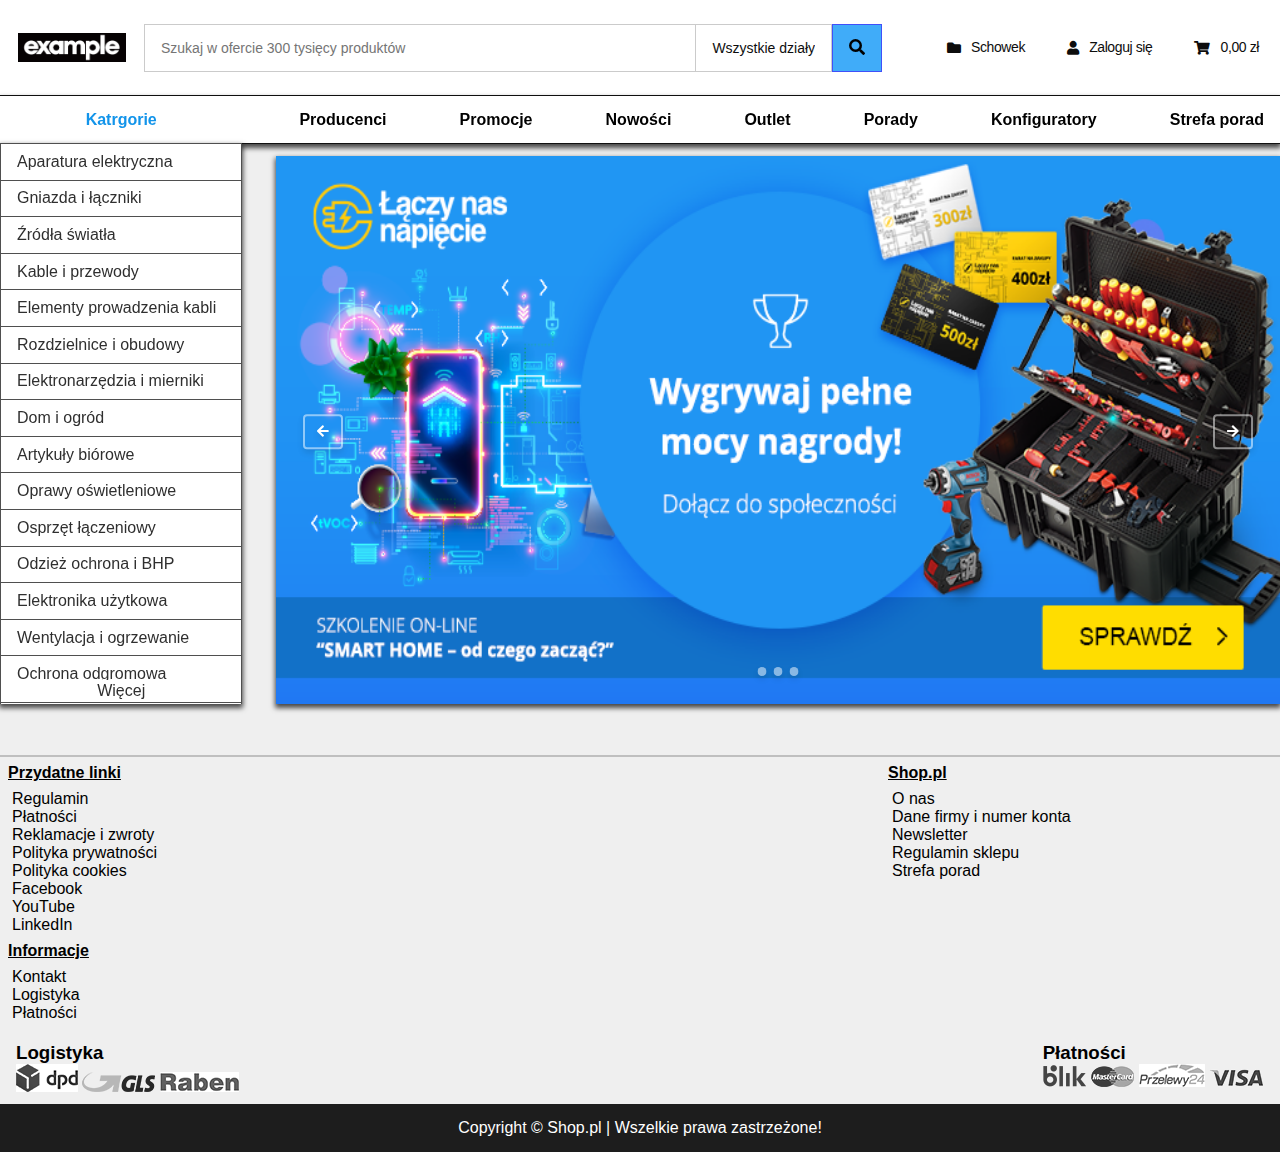
<file: information.html>
<!DOCTYPE html>
<html lang="pl">
  <head>
    <meta charset="utf-8">
    <title>Store</title>
    <link rel="stylesheet" href="assets/css/variables.css"/>
    <link rel="stylesheet" href="assets/css/style.css"/>
    <!-- FontAwesome CDN -->
    <link rel="stylesheet" href="https://cdnjs.cloudflare.com/ajax/libs/font-awesome/5.14.0/css/all.css"/>
    <!-- Glide.js CDN -->
    <link rel="stylesheet" href="assets/css/glide.core.css"/> <!-- https://cdnjs.cloudflare.com/ajax/libs/Glide.js/3.4.1/css/glide.core.css -->
    <link rel="stylesheet" href="assets/css/glide.theme.min.css"/> <!-- https://cdnjs.cloudflare.com/ajax/libs/Glide.js/3.4.1/css/glide.theme.min.css -->
    <script src="assets/javascript/glide.js" type="text/javascript"></script> <!-- https://cdn.jsdelivr.net/npm/@glidejs/glide -->
    <script src="assets/javascript/script.js" type="text/javascript" defer></script>
  </head>
  <body>
    <header class="header">
      <div class="h-container">
        <div class="row align-items-center sbtw">
          <button class="nav-btn" type="button">
            <span></span><span></span><span></span>
          </button>
          <div class="col h-logo">
            <a href="/">
              <img src="assets/images/logo.jpeg" alt="LOGO">
            </a>
          </div>
          <div class="col h-content">
            <div class="h-row">
              <div class="h-quick-search">
                <form action="" method="POST" name="quick_search" class="h-quick-search-box">
                  <div class="search-container">
                    <input type="text" name="search" class="form-control quick-search-autocomplete" value="" autocomplete="off" placeholder="Szukaj w ofercie 300 tysięcy produktów"/>
                    <div class="h-quick-search-dropdown">
                      <div class="md-top">
                        <select class="dropdown-native-select form-control" name="elem_id">
                          <option value="0" selected="selected">Wszystkie działy</option>
                          <option value="1">Przewody</option>
                        </select>
                      </div>
                    </div>
                    <button type="submit" class="btn btn-primary h-quick-search-submit"><i class="fas fa-search"></i></button>
                  </div>
                </form>
              </div>
              <div class="h-controls">
                <div class="h-control-row">
                  <a href="#" class="h-control h-clipboard-control">
                    <div class="h-control-btn">
                      <i class="fas fa-folder h-icon"></i><span>Schowek</span>
                    </div>
                  </a>
                  <a href="#" class="h-control h-user-control">
                    <div class="h-control-btn">
                      <i class="fas fa-user h-icon"></i><span>Zaloguj się</span>
                    </div>
                  </a>
                  <a href="#" class="h-control h-basket-control">
                    <div class="h-control-btn">
                      <i class="fas fa-shopping-cart h-icon"></i><span>0,00 zł</span>
                    </div>
                  </a>
                </div>
              </div>
            </div>
          </div>
        </div>
      </div>
    </header>
    <nav class="nav">
      <header class="nav-header">
        <h3>MENU</h3>
        <button class="nav-btn" type="button">
          <span></span><span></span>
        </button>
      </header>
      <div class="colm flex-start nav-content">
        <ul class="nav-list">
          <li class="nav-li-c-item">
            <p class="nav-item">Katrgorie</p>
            <div class="categoryies">
              <div class="c-list-container">
                <ul class="c-list">
                  <li><a href="#" class="c">Aparatura elektryczna</a></li>
                  <li><a href="#" class="c">Gniazda i łączniki</a></li>
                  <li><a href="#" class="c">Źródła światła</a></li>
                  <li><a href="#" class="c">Kable i przewody</a></li>
                  <li><a href="#" class="c">Elementy prowadzenia kabli</a></li>
                  <li><a href="#" class="c">Rozdzielnice i obudowy</a></li>
                  <li><a href="#" class="c">Elektronarzędzia i mierniki</a></li>
                  <li><a href="#" class="c">Dom i ogród</a></li>
                  <li><a href="#" class="c">Artykuły biórowe</a></li>
                  <li><a href="#" class="c">Oprawy oświetleniowe</a></li>
                  <li><a href="#" class="c">Osprzęt łączeniowy</a></li>
                  <li><a href="#" class="c">Odzież ochrona i BHP</a></li>
                  <li><a href="#" class="c">Elektronika użytkowa</a></li>
                  <li><a href="#" class="c">Wentylacja i ogrzewanie</a></li>
                  <li><a href="#" class="c">Ochrona odgromowa</a></li>
                  <li><a href="#" class="c">Domofony i dzwonki</a></li>
                  <li><a href="#" class="c">Alarmy, domofony, komunikacja</a></li>
                  <li><a href="#" class="c">Fotowoltaika</a></li>
                  <li><a href="#" class="c">Pneumatyka</a></li>
                  <li><a href="#" class="c">Oferty specjalne</a></li>
                  <li><a href="#" class="c">Inne</a></li>
                  <li><a href="#" class="c">Nowości</a></li>
                  <li><a href="#" class="c">IT, GSM</a></li>
                  <li><a href="#" class="c">Hobby, Zdrowie i Turystyka</a></li>
                  <li><a href="#" class="c">RTV, AGD</a></li>
                  <li><a href="#" class="c">Budowa i Remont</a></li>
                  <li><a href="#" class="c">Pneumatyka</a></li>
                </ul>
              </div>
              <div class="c-more">
                Więcej
              </div>
            </div>
          </li>
          <li><a href="#" class="nav-item">Producenci</a></li>
          <li><a href="#" class="nav-item">Promocje</a></li>
          <li><a href="#" class="nav-item">Nowości</a></li>
          <li><a href="#" class="nav-item">Outlet</a></li>
          <li><a href="#" class="nav-item">Porady</a></li>
          <li><a href="#" class="nav-item">Konfiguratory</a></li>
          <li><a href="#" class="nav-item">Strefa porad</a></li>
        </ul>
      </div>
    </nav>
    <div class="xyz margin-top75">
      <div class="colm sbtw sc">
        <div class="categoryies-shadow">
        </div>
        <div class="slider">
          <div class="glide">
            <div class="glide__track" data-glide-el="track">
              <ul class="glide__slides">
                <li class="glide__slide"><img src="assets/images/800x400_1.png" alt="slide0"></li>
                <li class="glide__slide"><img src="assets/images/800x400_2.png" alt="slide1"></li>
                <li class="glide__slide"><img src="assets/images/800x400_1.png" alt="slide2"></li>
              </ul>
            </div>
            <div class="glide__arrows" data-glide-el="controls">
              <button class="glide__arrow glide__arrow--left" data-glide-dir="<"><i class="fas fa-arrow-left"></i></button>
              <button class="glide__arrow glide__arrow--right" data-glide-dir=">"><i class="fas fa-arrow-right"></i></button>
            </div>
            <div class="glide__bullets" data-glide-el="controls[nav]">
              <button class="glide__bullet" data-glide-dir="=0"></button>
              <button class="glide__bullet" data-glide-dir="=1"></button>
              <button class="glide__bullet" data-glide-dir="=2"></button>
            </div>
          </div>
        </div>
      </div>
    </div>
    <main class="colm sbtw m">
      <!-- [] -->
    </main>
    <footer class="footer">
      <div class="f-row f-menu">
        <div class="colm sbtw">
          <div class="f-col">
            <h4>Przydatne linki</h4>
            <ul class="f-list">
              <li><a href="#">Regulamin</a></li>
              <li><a href="#">Płatności</a></li>
              <li><a href="#">Reklamacje i zwroty</a></li>
              <li><a href="#">Polityka prywatności</a></li>
              <li><a href="#">Polityka cookies</a></li>
              <li><a href="#">Facebook</a></li>
              <li><a href="#">YouTube</a></li>
              <li><a href="#">LinkedIn</a></li>
            </ul>
          </div>
          <div class="f-col">
            <h4></h4>
            <ul class="f-list">
            </ul>
          </div>
          <div class="f-col">
            <h4>Shop.pl</h4>
            <ul class="f-list">
              <li><a href="#">O nas</a></li>
              <li><a href="#">Dane firmy i numer konta</a></li>
              <li><a href="#">Newsletter</a></li>
              <li><a href="#">Regulamin sklepu</a></li>
              <li><a href="#">Strefa porad</a></li>
            </ul>
          </div>
          <div class="f-col">
            <h4>Informacje</h4>
            <ul class="f-list">
              <li><a href="#">Kontakt</a></li>
              <li><a href="#">Logistyka</a></li>
              <li><a href="#">Płatności</a></li>
            </ul>
          </div>
        </div>
      </div>
      <div class="f-row f-logos">
        <div class="colm sbtw f-logos-c">
          <div class="logistics">
            <h3>Logistyka</h3>
            <div class="f-logos-box">
              <img src="assets/images/img_dpd.png" alt="DPD">
              <img src="assets/images/img_gls.png" alt="GLS">
              <img src="assets/images/img_raben.png" alt="Raben">
            </div>
          </div>
          <div class="payments">
            <h3>Płatności</h3>
            <div class="f-logos-box">
              <img src="assets/images/img_blik.png" alt="Blik">
              <img src="assets/images/img_mastercard.png" alt="MasterCard">
              <img src="assets/images/img_przelewy24.png" alt="Przelewy24">
              <img src="assets/images/img_visa.png" alt="Visa">
            </div>
          </div>
        </div>
      </div>
      <div class="f-row copyright">
        Copyright &copy <a href="#">Shop.pl</a> | Wszelkie prawa zastrzeżone!
      </div>
    </footer>
  </body>
</html>
</file>
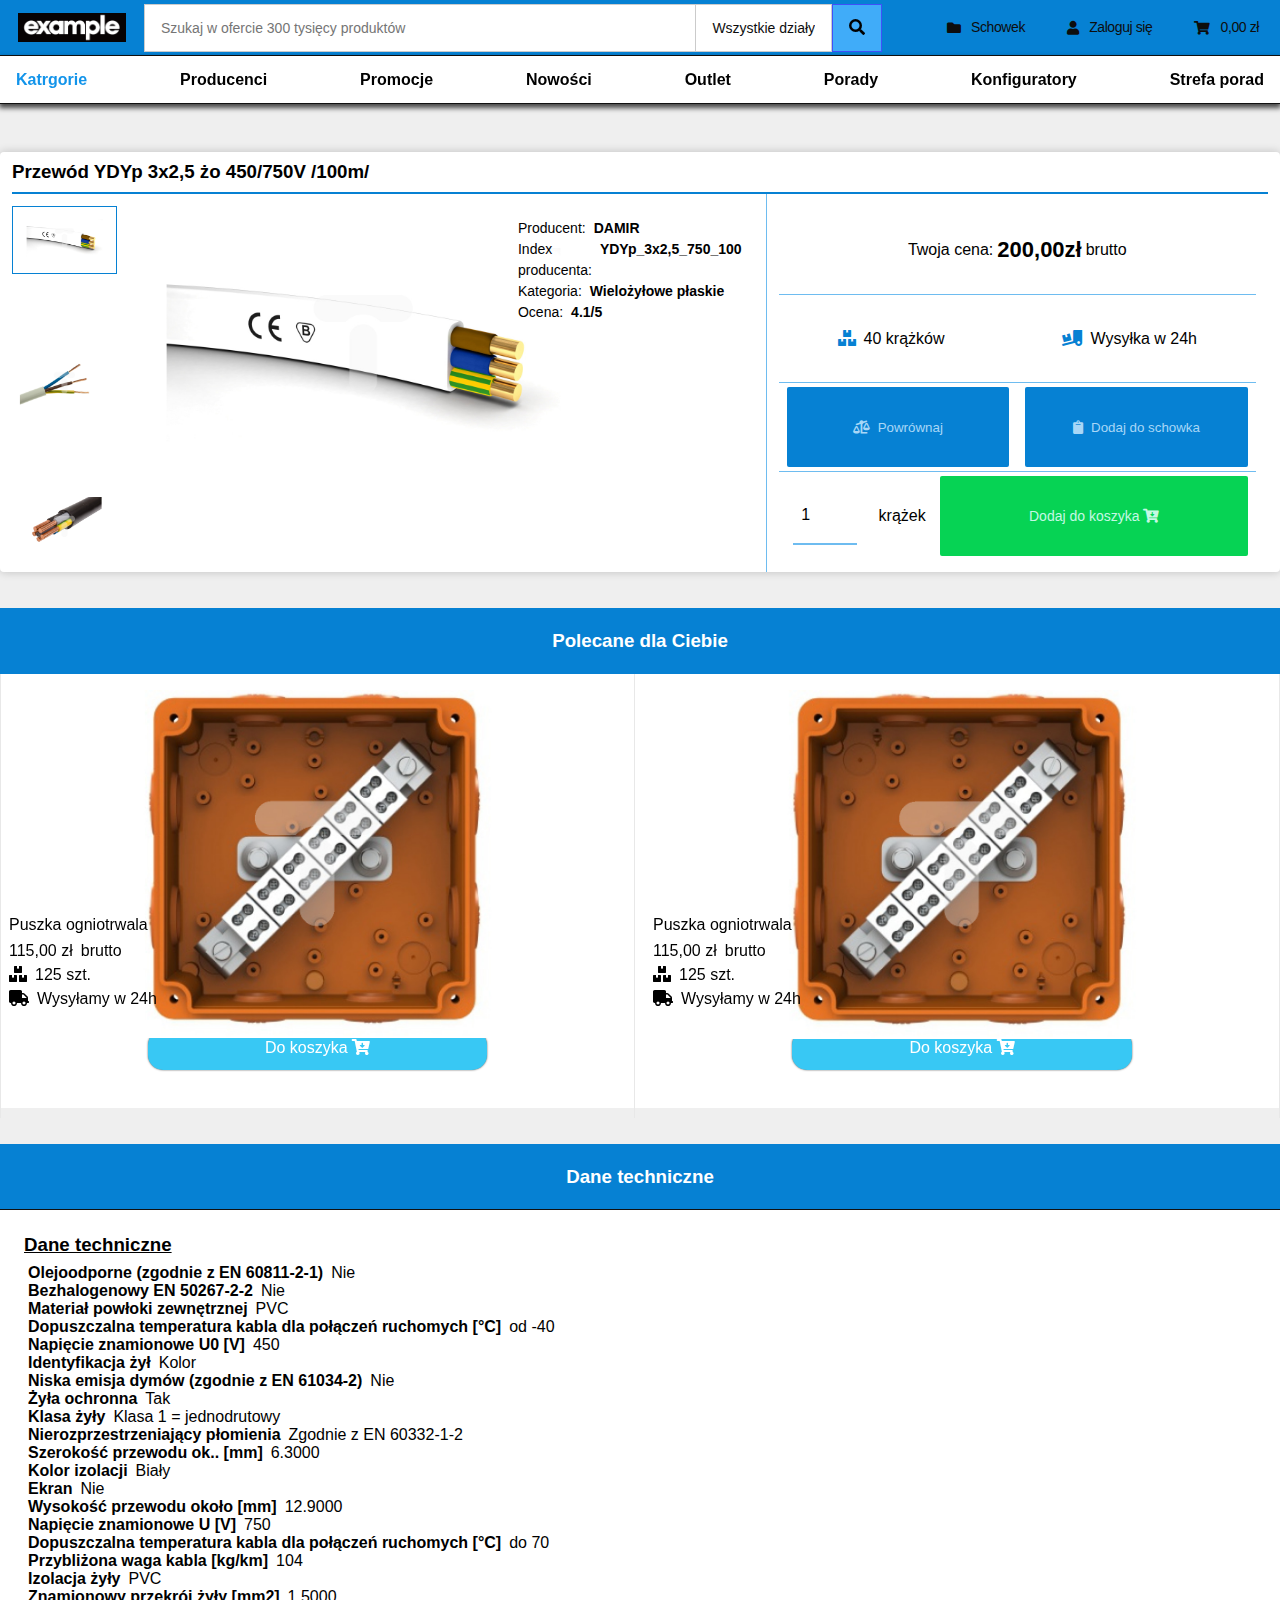
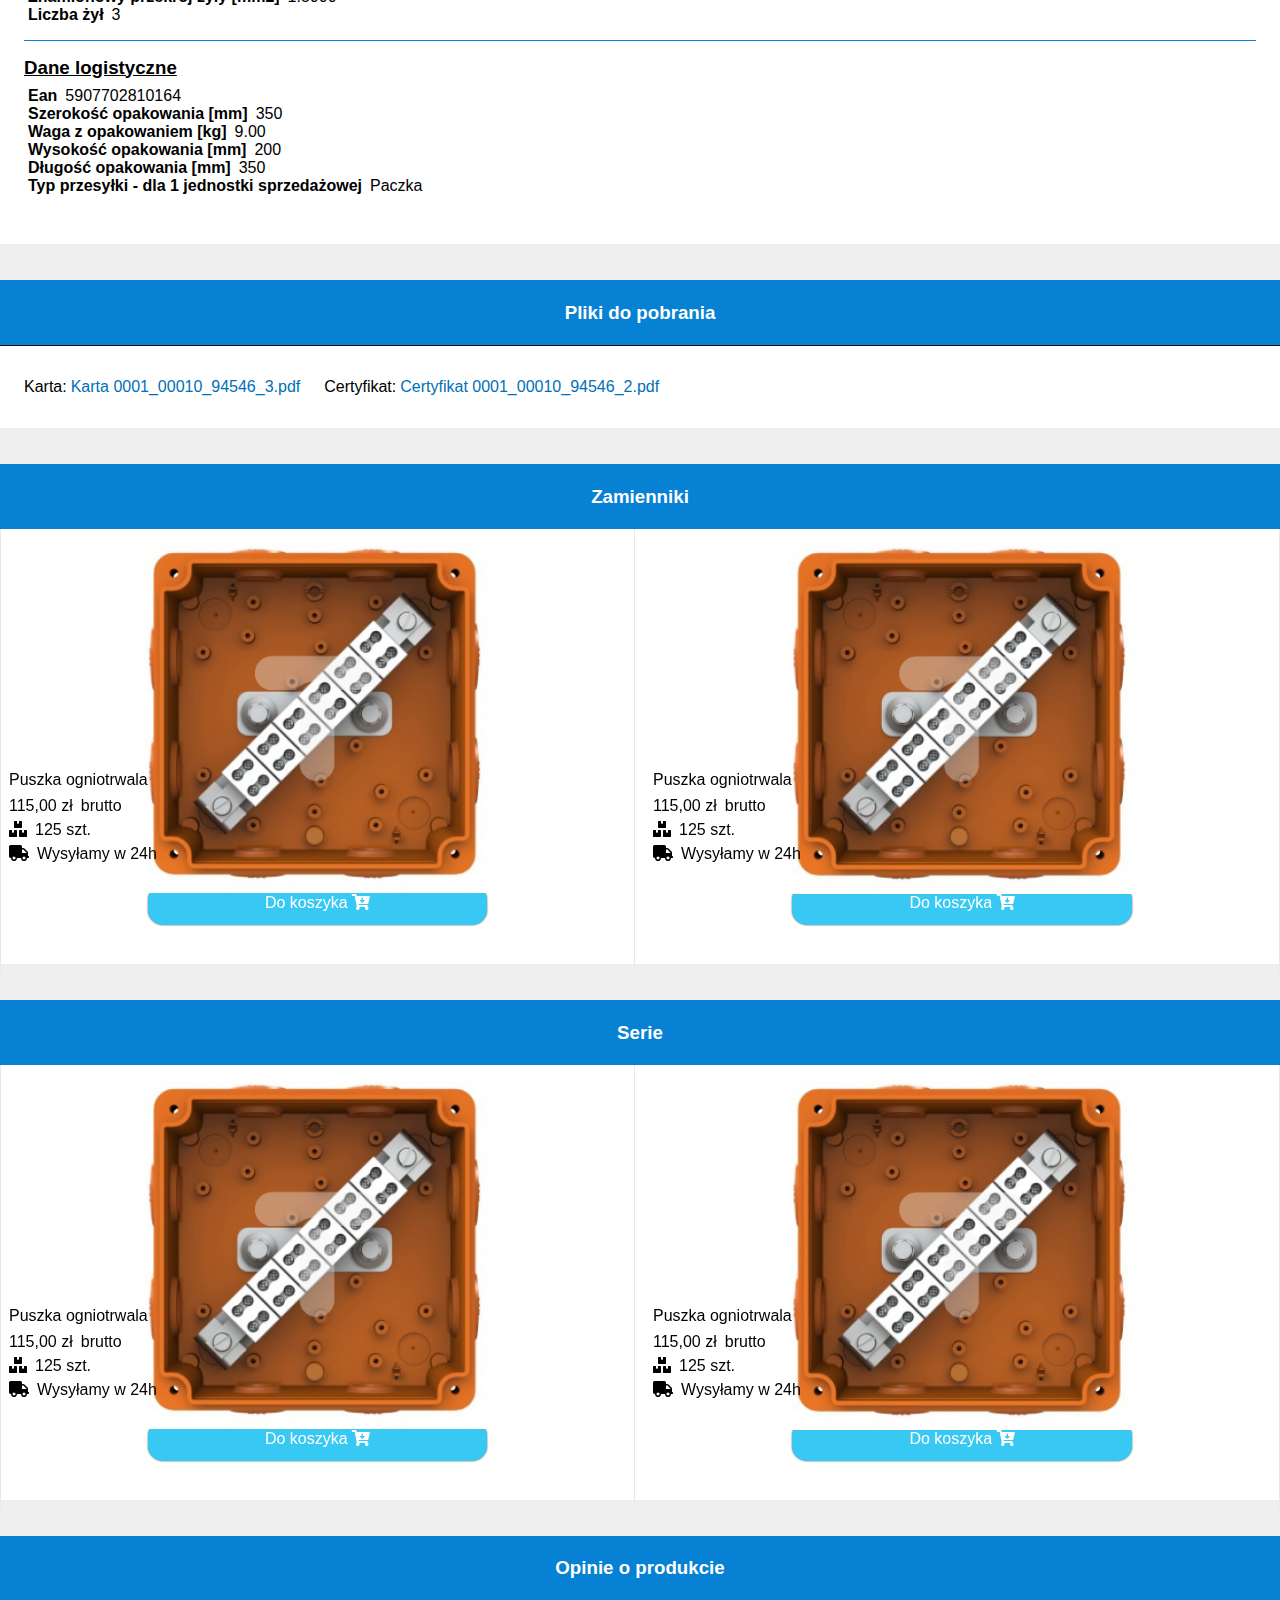
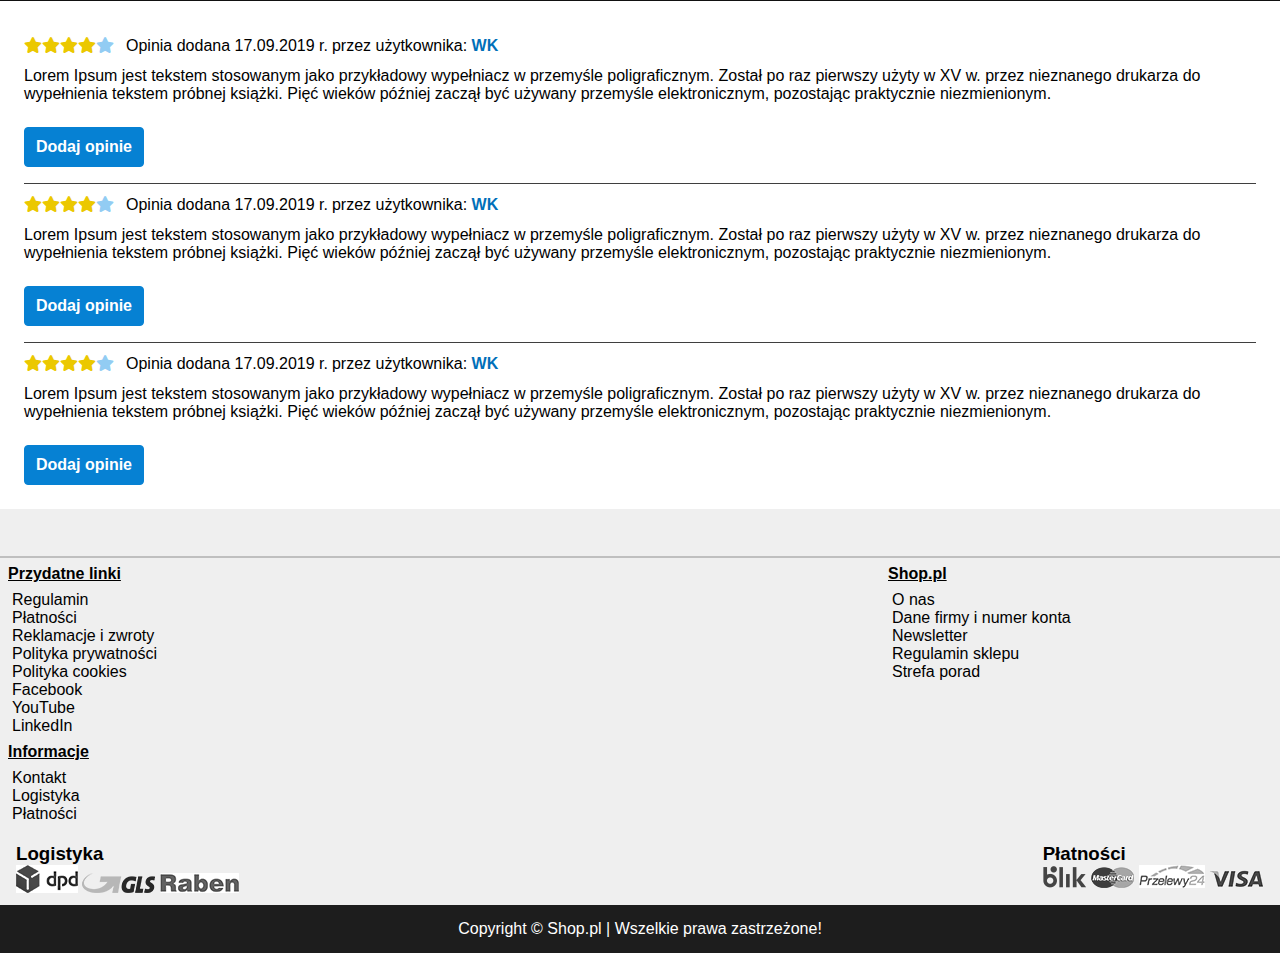
<file: product.html>
<!DOCTYPE html>
<html lang="pl">
  <head>
    <meta charset="utf-8">
    <title>Store</title>
    <link rel="stylesheet" href="assets/css/variables.css"/>
    <link rel="stylesheet" href="assets/css/style.css"/>
    <link rel="stylesheet" href="assets/css/product.css"/>
    <!-- FontAwesome -->
    <link rel="stylesheet" href="assets/css/fontawesome-free-5.15.4-web/css/all.css">
    <!-- Glide.js CDN -->
    <link rel="stylesheet" href="assets/css/glide.core.css"/> <!-- https://cdnjs.cloudflare.com/ajax/libs/Glide.js/3.4.1/css/glide.core.css -->
    <link rel="stylesheet" href="assets/css/glide.theme.min.css"/> <!-- https://cdnjs.cloudflare.com/ajax/libs/Glide.js/3.4.1/css/glide.theme.min.css -->
    <script src="assets/javascript/glide.js" type="text/javascript"></script> <!-- https://cdn.jsdelivr.net/npm/@glidejs/glide -->
    <script src="assets/javascript/product.js" type="text/javascript" defer></script>
  </head>
  <body>
    <header class="header">
      <div class="h-container">
        <div class="row align-items-center sbtw">
          <button class="nav-btn" type="button">
            <span></span><span></span><span></span>
          </button>
          <div class="col h-logo">
            <a href="/">
              <img src="assets/images/logo.jpeg" alt="LOGO">
            </a>
          </div>
          <div class="col h-content">
            <div class="h-row">
              <div class="h-quick-search">
                <form action="" method="POST" name="quick_search" class="h-quick-search-box">
                  <div class="search-container">
                    <input type="text" name="search" class="form-control quick-search-autocomplete" value="" autocomplete="off" placeholder="Szukaj w ofercie 300 tysięcy produktów"/>
                    <div class="h-quick-search-dropdown">
                      <div class="md-top">
                        <select class="dropdown-native-select form-control" name="elem_id">
                          <option value="0" selected="selected">Wszystkie działy</option>
                          <option value="1">Przewody</option>
                        </select>
                      </div>
                    </div>
                    <button type="submit" class="btn btn-primary h-quick-search-submit"><i class="fas fa-search"></i></button>
                  </div>
                </form>
              </div>
              <div class="h-controls">
                <div class="h-control-row">
                  <a href="#" class="h-control h-clipboard-control">
                    <div class="h-control-btn">
                      <i class="fas fa-folder h-icon"></i><span>Schowek</span>
                    </div>
                  </a>
                  <a href="#" class="h-control h-user-control">
                    <div class="h-control-btn">
                      <i class="fas fa-user h-icon"></i><span>Zaloguj się</span>
                    </div>
                  </a>
                  <a href="#" class="h-control h-basket-control">
                    <div class="h-control-btn">
                      <i class="fas fa-shopping-cart h-icon"></i><span>0,00 zł</span>
                    </div>
                  </a>
                </div>
              </div>
            </div>
          </div>
        </div>
      </div>
    </header>
    <nav class="nav">
      <header class="nav-header">
        <h3>MENU</h3>
        <button class="nav-btn" type="button">
          <span></span><span></span>
        </button>
      </header>
      <div class="colm flex-start nav-content">
        <ul class="nav-list">
          <li class="nav-li-c-item"><a href="#" class="nav-item">Katrgorie</a></li>
          <li><a href="#" class="nav-item">Producenci</a></li>
          <li><a href="#" class="nav-item">Promocje</a></li>
          <li><a href="#" class="nav-item">Nowości</a></li>
          <li><a href="#" class="nav-item">Outlet</a></li>
          <li><a href="#" class="nav-item">Porady</a></li>
          <li><a href="#" class="nav-item">Konfiguratory</a></li>
          <li><a href="#" class="nav-item">Strefa porad</a></li>
        </ul>
      </div>
    </nav>
    <main class="colm" style="min-height: 1000px; margin-top: 48px;">
      <div class="product">
        <h3 class="product-header"><a href="#">Przewód YDYp 3x2,5 żo 450/750V /100m/</a></h3>
        <div class="product-info">
          <div class="product-images-preview">
            <div class="image-preview active"><img src="assets/images/przewód.jpeg" alt="Zdj1"></div>
            <div class="image-preview"><img src="assets/images/przewód2.jpeg" alt="Zdj2"></div>
            <div class="image-preview"><img src="assets/images/Kabel-energetyczny.jpeg" alt="Zdj3"></div>
          </div>
          <div class="product-img">
            <img src="assets/images/przewód.jpeg" alt="produkt">
          </div>
          <div class="product-details">
            <span class="product-detail">Producent: <p>DAMIR</p></span>
            <span class="product-detail">Index producenta: <p>YDYp_3x2,5_750_100</p></span>
            <span class="product-detail">Kategoria: <p>Wielożyłowe płaskie</p></span>
            <span class="product-detail">Ocena: <p>4.1/5</p></span>
          </div>
        </div>
        <div class="product-order">
          <div class="product-prince">
            <span>Twoja cena:</span><p>200,00zł</p><span>brutto</span>
          </div>
          <div class="product-stats-info">
            <div class="info-product-amount"><i class="fas fa-boxes"></i>40 krążków</div>
            <div class="info-delivery-time"><i class="fas fa-truck-loading"></i>Wysyłka w 24h</div>
          </div>
          <div class="product-stats-tools">
            <button class="tools-btn"><i class="fas fa-balance-scale-left"></i> Powrównaj</button>
            <button class="tools-btn"><i class="fas fa-clipboard"></i> Dodaj do schowka</button>
          </div>
          <div class="product-buy">
            <div class="product-buy-amount">
              <input type="number" value="1" min="1" class="product-buy-input">
              <span>krążek</span>
            </div>
            <button class="product-buy-btn">Dodaj do koszyka <i class="fas fa-cart-arrow-down"></i></button>
          </div>
        </div>
      </div>
      <div class="products-container recommended">
        <h3>Polecane dla Ciebie</h3>
        <div class="fpc">
          <div class="glide__track" data-glide-el="track">
            <ul class="glide__slides">
              <li class="glide__slide f-product">
                <a href="#" class="fpa">
                  <img src="assets/images/Puszka-ogniotrwala.jpeg" alt="Produkt">
                </a>
                <a href="#">Puszka ogniotrwala</a>
                <span>115,00 zł <p>brutto</p></span>
                <span><i class="fas fa-boxes"></i> 125 szt.</span>
                <span><i class="fas fa-truck"></i> Wysyłamy w 24h</span>
                <a href="#" class="fpb">Do koszyka <i class="fas fa-cart-arrow-down"></i></a>
              </li>
              <li class="glide__slide f-product">
                <a href="#" class="fpa">
                  <img src="assets/images/Puszka-ogniotrwala.jpeg" alt="Produkt">
                </a>
                <a href="#">Puszka ogniotrwala</a>
                <span>115,00 zł <p>brutto</p></span>
                <span><i class="fas fa-boxes"></i> 125 szt.</span>
                <span><i class="fas fa-truck"></i> Wysyłamy w 24h</span>
                <a href="#" class="fpb">Do koszyka <i class="fas fa-cart-arrow-down"></i></a>
              </li>
              <li class="glide__slide f-product">
                <a href="#" class="fpa">
                  <img src="assets/images/Puszka-ogniotrwala.jpeg" alt="Produkt">
                </a>
                <a href="#">Puszka ogniotrwala</a>
                <span>115,00 zł <p>brutto</p></span>
                <span><i class="fas fa-boxes"></i> 125 szt.</span>
                <span><i class="fas fa-truck"></i> Wysyłamy w 24h</span>
                <a href="#" class="fpb">Do koszyka <i class="fas fa-cart-arrow-down"></i></a>
              </li>
              <li class="glide__slide f-product">
                <a href="#" class="fpa">
                  <img src="assets/images/Puszka-ogniotrwala.jpeg" alt="Produkt">
                </a>
                <a href="#">Puszka ogniotrwala</a>
                <span>115,00 zł <p>brutto</p></span>
                <span><i class="fas fa-boxes"></i> 125 szt.</span>
                <span><i class="fas fa-truck"></i> Wysyłamy w 24h</span>
                <a href="#" class="fpb">Do koszyka <i class="fas fa-cart-arrow-down"></i></a>
              </li>
              <li class="glide__slide f-product">
                <a href="#" class="fpa">
                  <img src="assets/images/Puszka-ogniotrwala.jpeg" alt="Produkt">
                </a>
                <a href="#">Puszka ogniotrwala</a>
                <span>115,00 zł <p>brutto</p></span>
                <span><i class="fas fa-boxes"></i> 125 szt.</span>
                <span><i class="fas fa-truck"></i> Wysyłamy w 24h</span>
                <a href="#" class="fpb">Do koszyka <i class="fas fa-cart-arrow-down"></i></a>
              </li>
            </ul>
          </div>
        </div>
      </div>
      <div class="product-data w-100">
        <h3 class="header">Dane techniczne</h3>
        <div class="content">
          <div class="product-technical-data">
            <h3 class="pdh">Dane techniczne</h3>
            <span class="data"><p>Olejoodporne (zgodnie z EN 60811-2-1)</p>Nie</span>
            <span class="data"><p>Bezhalogenowy EN 50267-2-2</p>Nie</span>
            <span class="data"><p>Materiał powłoki zewnętrznej</p>PVC</span>
            <span class="data"><p>Dopuszczalna temperatura kabla dla połączeń ruchomych [°C]</p>od -40</span>
            <span class="data"><p>Napięcie znamionowe U0 [V]</p>450</span>
            <span class="data"><p>Identyfikacja żył</p>Kolor</span>
            <span class="data"><p>Niska emisja dymów (zgodnie z EN 61034-2)</p>Nie</span>
            <span class="data"><p>Żyła ochronna</p>Tak</span>
            <span class="data"><p>Klasa żyły</p>Klasa 1 = jednodrutowy</span>
            <span class="data"><p>Nierozprzestrzeniający płomienia</p>Zgodnie z EN 60332-1-2</span>
            <span class="data"><p>Szerokość przewodu ok.. [mm]</p>6.3000</span>
            <span class="data"><p>Kolor izolacji</p>Biały</span>
            <span class="data"><p>Ekran</p>Nie</span>
            <span class="data"><p>Wysokość przewodu około [mm]</p>12.9000</span>
            <span class="data"><p>Napięcie znamionowe U [V]</p>750</span>
            <span class="data"><p>Dopuszczalna temperatura kabla dla połączeń ruchomych [°C]</p>do 70</span>
            <span class="data"><p>Przybliżona waga kabla [kg/km]</p>104</span>
            <span class="data"><p>Izolacja żyły</p>PVC</span>
            <span class="data"><p>Znamionowy przekrój żyły [mm2]</p>1.5000</span>
            <span class="data"><p>Liczba żył</p>3</span>
          </div>
          <div class="logistics-data">
            <h3 class="pdh">Dane logistyczne</h3>
            <span class="data"><p>Ean</p>5907702810164</span>
            <span class="data"><p>Szerokość opakowania [mm]</p>350</span>
            <span class="data"><p>Waga z opakowaniem [kg]</p>9.00</span>
            <span class="data"><p>Wysokość opakowania [mm]</p>200</span>
            <span class="data"><p>Długość opakowania [mm]</p>350</span>
            <span class="data"><p>Typ przesyłki - dla 1 jednostki sprzedażowej</p>Paczka</span>
          </div>
        </div>
      </div>
      <div class="files-to-download w-100">
        <h3 class="header">Pliki do pobrania</h3>
        <div class="content">
          <div class="file">
            <span class="flie-name">Karta:</span>
            <a href="#" class="file-link">Karta 0001_00010_94546_3.pdf</a>
          </div>
          <div class="file">
            <span class="flie-name">Certyfikat:</span>
            <a href="#" class="file-link">Certyfikat 0001_00010_94546_2.pdf</a>
          </div>
        </div>
      </div>
      <div class="products-container substitutes">
        <h3>Zamienniki</h3>
        <div class="fpc">
          <div class="glide__track" data-glide-el="track">
            <ul class="glide__slides">
              <li class="glide__slide f-product">
                <a href="#" class="fpa">
                  <img src="assets/images/Puszka-ogniotrwala.jpeg" alt="Produkt">
                </a>
                <a href="#">Puszka ogniotrwala</a>
                <span>115,00 zł <p>brutto</p></span>
                <span><i class="fas fa-boxes"></i> 125 szt.</span>
                <span><i class="fas fa-truck"></i> Wysyłamy w 24h</span>
                <a href="#" class="fpb">Do koszyka <i class="fas fa-cart-arrow-down"></i></a>
              </li>
              <li class="glide__slide f-product">
                <a href="#" class="fpa">
                  <img src="assets/images/Puszka-ogniotrwala.jpeg" alt="Produkt">
                </a>
                <a href="#">Puszka ogniotrwala</a>
                <span>115,00 zł <p>brutto</p></span>
                <span><i class="fas fa-boxes"></i> 125 szt.</span>
                <span><i class="fas fa-truck"></i> Wysyłamy w 24h</span>
                <a href="#" class="fpb">Do koszyka <i class="fas fa-cart-arrow-down"></i></a>
              </li>
              <li class="glide__slide f-product">
                <a href="#" class="fpa">
                  <img src="assets/images/Puszka-ogniotrwala.jpeg" alt="Produkt">
                </a>
                <a href="#">Puszka ogniotrwala</a>
                <span>115,00 zł <p>brutto</p></span>
                <span><i class="fas fa-boxes"></i> 125 szt.</span>
                <span><i class="fas fa-truck"></i> Wysyłamy w 24h</span>
                <a href="#" class="fpb">Do koszyka <i class="fas fa-cart-arrow-down"></i></a>
              </li>
              <li class="glide__slide f-product">
                <a href="#" class="fpa">
                  <img src="assets/images/Puszka-ogniotrwala.jpeg" alt="Produkt">
                </a>
                <a href="#">Puszka ogniotrwala</a>
                <span>115,00 zł <p>brutto</p></span>
                <span><i class="fas fa-boxes"></i> 125 szt.</span>
                <span><i class="fas fa-truck"></i> Wysyłamy w 24h</span>
                <a href="#" class="fpb">Do koszyka <i class="fas fa-cart-arrow-down"></i></a>
              </li>
              <li class="glide__slide f-product">
                <a href="#" class="fpa">
                  <img src="assets/images/Puszka-ogniotrwala.jpeg" alt="Produkt">
                </a>
                <a href="#">Puszka ogniotrwala</a>
                <span>115,00 zł <p>brutto</p></span>
                <span><i class="fas fa-boxes"></i> 125 szt.</span>
                <span><i class="fas fa-truck"></i> Wysyłamy w 24h</span>
                <a href="#" class="fpb">Do koszyka <i class="fas fa-cart-arrow-down"></i></a>
              </li>
            </ul>
          </div>
        </div>
      </div>
      <div class="products-container series">
        <h3>Serie</h3>
        <div class="fpc">
          <div class="glide__track" data-glide-el="track">
            <ul class="glide__slides">
              <li class="glide__slide f-product">
                <a href="#" class="fpa">
                  <img src="assets/images/Puszka-ogniotrwala.jpeg" alt="Produkt">
                </a>
                <a href="#">Puszka ogniotrwala</a>
                <span>115,00 zł <p>brutto</p></span>
                <span><i class="fas fa-boxes"></i> 125 szt.</span>
                <span><i class="fas fa-truck"></i> Wysyłamy w 24h</span>
                <a href="#" class="fpb">Do koszyka <i class="fas fa-cart-arrow-down"></i></a>
              </li>
              <li class="glide__slide f-product">
                <a href="#" class="fpa">
                  <img src="assets/images/Puszka-ogniotrwala.jpeg" alt="Produkt">
                </a>
                <a href="#">Puszka ogniotrwala</a>
                <span>115,00 zł <p>brutto</p></span>
                <span><i class="fas fa-boxes"></i> 125 szt.</span>
                <span><i class="fas fa-truck"></i> Wysyłamy w 24h</span>
                <a href="#" class="fpb">Do koszyka <i class="fas fa-cart-arrow-down"></i></a>
              </li>
              <li class="glide__slide f-product">
                <a href="#" class="fpa">
                  <img src="assets/images/Puszka-ogniotrwala.jpeg" alt="Produkt">
                </a>
                <a href="#">Puszka ogniotrwala</a>
                <span>115,00 zł <p>brutto</p></span>
                <span><i class="fas fa-boxes"></i> 125 szt.</span>
                <span><i class="fas fa-truck"></i> Wysyłamy w 24h</span>
                <a href="#" class="fpb">Do koszyka <i class="fas fa-cart-arrow-down"></i></a>
              </li>
              <li class="glide__slide f-product">
                <a href="#" class="fpa">
                  <img src="assets/images/Puszka-ogniotrwala.jpeg" alt="Produkt">
                </a>
                <a href="#">Puszka ogniotrwala</a>
                <span>115,00 zł <p>brutto</p></span>
                <span><i class="fas fa-boxes"></i> 125 szt.</span>
                <span><i class="fas fa-truck"></i> Wysyłamy w 24h</span>
                <a href="#" class="fpb">Do koszyka <i class="fas fa-cart-arrow-down"></i></a>
              </li>
              <li class="glide__slide f-product">
                <a href="#" class="fpa">
                  <img src="assets/images/Puszka-ogniotrwala.jpeg" alt="Produkt">
                </a>
                <a href="#">Puszka ogniotrwala</a>
                <span>115,00 zł <p>brutto</p></span>
                <span><i class="fas fa-boxes"></i> 125 szt.</span>
                <span><i class="fas fa-truck"></i> Wysyłamy w 24h</span>
                <a href="#" class="fpb">Do koszyka <i class="fas fa-cart-arrow-down"></i></a>
              </li>
            </ul>
          </div>
        </div>
      </div>
      <div class="opinions">
        <h3 class="header">Opinie o produkcie</h3>
        <div class="content">
          <div class="opinion">
            <div class="headline">
              <div class="rate">
                <p class="point"></p><p class="point"></p><p class="point"></p><p class="point"></p><p class="point n"></p>
              </div>
              <p class="date">Opinia dodana 17.09.2019 r.</p>
              <p class="author">przez użytkownika: <b>WK</b></p>
            </div>
            <div class="o-content">
              Lorem Ipsum jest tekstem stosowanym jako przykładowy wypełniacz w przemyśle poligraficznym.
              Został po raz pierwszy użyty w XV w. przez nieznanego drukarza do wypełnienia tekstem próbnej książki.
              Pięć wieków później zaczął być używany przemyśle elektronicznym, pozostając praktycznie niezmienionym.
            </div>
            <button type="button" class="add-opinion-btn">Dodaj opinie</button>
          </div>
          <div class="opinion">
            <div class="headline">
              <div class="rate">
                <p class="point"></p><p class="point"></p><p class="point"></p><p class="point"></p><p class="point n"></p>
              </div>
              <p class="date">Opinia dodana 17.09.2019 r.</p>
              <p class="author">przez użytkownika: <b>WK</b></p>
            </div>
            <div class="o-content">
              Lorem Ipsum jest tekstem stosowanym jako przykładowy wypełniacz w przemyśle poligraficznym.
              Został po raz pierwszy użyty w XV w. przez nieznanego drukarza do wypełnienia tekstem próbnej książki.
              Pięć wieków później zaczął być używany przemyśle elektronicznym, pozostając praktycznie niezmienionym.
            </div>
            <button type="button" class="add-opinion-btn">Dodaj opinie</button>
          </div>
          <div class="opinion">
            <div class="headline">
              <div class="rate">
                <p class="point"></p><p class="point"></p><p class="point"></p><p class="point"></p><p class="point n"></p>
              </div>
              <p class="date">Opinia dodana 17.09.2019 r.</p>
              <p class="author">przez użytkownika: <b>WK</b></p>
            </div>
            <div class="o-content">
              Lorem Ipsum jest tekstem stosowanym jako przykładowy wypełniacz w przemyśle poligraficznym.
              Został po raz pierwszy użyty w XV w. przez nieznanego drukarza do wypełnienia tekstem próbnej książki.
              Pięć wieków później zaczął być używany przemyśle elektronicznym, pozostając praktycznie niezmienionym.
            </div>
            <button type="button" class="add-opinion-btn">Dodaj opinie</button>
          </div>
        </div>
        </div>
      </div>
      </div>
    </main>
    <footer class="footer">
      <div class="f-row f-menu">
        <div class="colm sbtw">
          <div class="f-col">
            <h4>Przydatne linki</h4>
            <ul class="f-list">
              <li><a href="#">Regulamin</a></li>
              <li><a href="#">Płatności</a></li>
              <li><a href="#">Reklamacje i zwroty</a></li>
              <li><a href="#">Polityka prywatności</a></li>
              <li><a href="#">Polityka cookies</a></li>
              <li><a href="#">Facebook</a></li>
              <li><a href="#">YouTube</a></li>
              <li><a href="#">LinkedIn</a></li>
            </ul>
          </div>
          <div class="f-col">
            <h4></h4>
            <ul class="f-list">
            </ul>
          </div>
          <div class="f-col">
            <h4>Shop.pl</h4>
            <ul class="f-list">
              <li><a href="#">O nas</a></li>
              <li><a href="#">Dane firmy i numer konta</a></li>
              <li><a href="#">Newsletter</a></li>
              <li><a href="#">Regulamin sklepu</a></li>
              <li><a href="#">Strefa porad</a></li>
            </ul>
          </div>
          <div class="f-col">
            <h4>Informacje</h4>
            <ul class="f-list">
              <li><a href="#">Kontakt</a></li>
              <li><a href="#">Logistyka</a></li>
              <li><a href="#">Płatności</a></li>
            </ul>
          </div>
        </div>
      </div>
      <div class="f-row f-logos">
        <div class="colm sbtw f-logos-c">
          <div class="logistics">
            <h3>Logistyka</h3>
            <div class="f-logos-box">
              <img src="assets/images/img_dpd.png" alt="DPD">
              <img src="assets/images/img_gls.png" alt="GLS">
              <img src="assets/images/img_raben.png" alt="Raben">
            </div>
          </div>
          <div class="payments">
            <h3>Płatności</h3>
            <div class="f-logos-box">
              <img src="assets/images/img_blik.png" alt="Blik">
              <img src="assets/images/img_mastercard.png" alt="MasterCard">
              <img src="assets/images/img_przelewy24.png" alt="Przelewy24">
              <img src="assets/images/img_visa.png" alt="Visa">
            </div>
          </div>
        </div>
      </div>
      <div class="f-row copyright">
        Copyright &copy <a href="#">Shop.pl</a> | Wszelkie prawa zastrzeżone!
      </div>
    </footer>
  </body>
</html>
</file>
<file: assets/css/variables.css>
@charset "UTF-8";
:root {
	--primaryColor: blue;
	--secondColor: lightblue;
	--background: #efefef;
	--fontFamily: sans-serif;
	--fontSize: 1em;
	--fontWeight: 500;
	--fontColor: #000;
	--toolBarColor: yellow;
	--toolBarWidth: 10;
	--toolBarHeight: 5;
	--toolBarLeft: 0;
	--toolBarRight: auto;
	--toolBarVerticalAxis: 75;
	--toolBarPrimaryColor: green;
	--toolBarSecondColor: gray;
	--panelPrimaryColor: #111;
	--panelSecondColor: #1f1f1f;
	--panelBackground: #2d2d2d;
}
</file>
<file: assets/css/style.css>
@charset "UTF-8";
@import url('https://fonts.googleapis.com/css2?family=Roboto:wght@500&display=swap');
*{
	margin: 0;
	padding: 0;
	box-sizing: border-box;
	outline: none;
}
body
{
	font-family: var(--fontFamily);
  background: var(--background);
}
a {
	color: #000;
	text-decoration: none;
}
.info
{
	display: flex;
	align-items: center;
	justify-content: center;
	text-align: center;
	position: absolute;
	min-height: 5em;
	border: 1px solid #4f4f4f;
	border-radius: .5em;
	z-index: 10;
	transition: .5s;
}
.info-close
{
	position: absolute;
	top: .5em;
	right: .75em;
	cursor: pointer;
}
.w-info {
	max-width: 700px;
	width: 95%;
	height: 85px;
	display: flex;
	justify-content: center;
	align-items: center;
	background: #13db38;
	border: 1px solid #2d2d2d;
	border-radius: 16px;
	position: fixed;
	bottom: 25px;
	left: 50%;
	transition: .5s;
	transform: translateX(-50%);
	z-index: 5;
}
.error {
	background: #d32110;
}
.header
{
	display: flex;
	align-items: center;
	justify-content: center;
	width: 100%;
	height: 6em;
	padding: 20px 0;
	border-bottom: 1px solid #111;
	background: #fff;
}
.h-container
{
	width: 100%;
	max-width: 1710px;
}
.row
{
	display: flex;
	width: 100%;
	flex-wrap: wrap;
}
.col
{
	max-width: 100%;
}
.align-items-center
{
	align-items: center !important;
}
.h-logo
{
	display: flex;
	width: calc(5% + 5em);
	justify-content: center;
}
.h-logo > a
{
	display: flex;
	justify-content: center;
}
.h-logo > a > img
{
	width: 75%;
}
.h-content
{
	width: calc(95% - 5em);
}
.h-row
{
	width: 100%;
	display: flex;
	justify-content: space-between;
	align-items: center;
}
.h-quick-search
{
	width: 100%;
	max-width: 65%;
}
.h-quick-search-box
{
	position: relative;
}
.quick-search-autocomplete
{
	width: 100%;
}
.form-control
{
  font-family: sans-serif;
  display: block;
  background: #fff;
	border: 1px solid #cbcbcb;
  padding: 8px 16px;
  height: 48px;
  font-size: 14px;
  -webkit-appearance: none;
  line-height: 18px;
  color: #0d0d0d;
}
.dropdown-native-select
{
	border-left: none;
}
.search-container
{
	display: flex;
	position: relative;
}
.h50
{
	height: 50%;
}
.btn
{
    position: relative;
    display: inline-block;
    vertical-align: middle;
    border: 1px solid transparent;
    border-top-color: transparent;
    border-right-color: transparent;
    border-bottom-color: transparent;
    border-left-color: transparent;
    font-family: Poppins,sans-serif;
    font-weight: 600;
    font-size: 16px;
    line-height: 30px;
    padding: 8px 16px;
    background: 0 0;
    border-radius: 0;
    text-align: center;
    appearance: none;
    cursor: pointer;
    text-decoration: none !important;
    transition: all .2s ease;
    -webkit-backface-visibility: hidden;
    -webkit-transform-style: preserve-3d;
}
.btn.btn-primary
{
	background: #40acf9;
	border-color: #4050f9;
	transition: .5s;
}
.btn.btn-primary:hover
{
    background: #2ca2f7;
    border-color: #1c94ea;
}
.h-control-row
{
	display: flex;
}
.h-control {
  position: relative;
	text-decoration: none;
}
.h-control > .h-control-btn
{
    display: flex;
    align-items: center;
    height: 48px;
    z-index: 5;
    padding: 7px;
	margin-right: 1em;
    font-size: 14px;
    line-height: 1.4;
    letter-spacing: -.4px;
    color: #0d0d0d;
}
.h-control > .h-control-btn:first-child
{
	margin-left: 1em;
}
.h-icon
{
	margin-right: .75em;
}
.nav
{
	display: flex;
	align-items: center;
	width: 100%;
	height: 3em;
	border-bottom: 1px solid #111;
	position: relative;
	z-index: 100;
	background: #fff;
}
.nav-header
{
	display: none;
}
.flex-start
{
	justify-content: flex-start !important;
}
.nav-list
{
	display: flex;
	width: 100%;
	justify-content: space-between;
	height: 100%;
	list-style: none;
	position: relative;
	z-index: 1000;
}
.slider, .banners-container,
.featured-products-c, .promotion,
.featured-categoryies, .sample-guides {
	box-shadow: 0 3px 5px 1px rgba(0,0,0,.7);
}
@media (min-width: 1024px) {
	.nav, .categoryies {
		box-shadow: 0 3px 5px 1px rgba(0,0,0,.7);
	}
}
.nav-list > li
{
	height: 100%;
}
.nav-item
{
	display: flex;
	align-items: center;
	justify-content: center;
	height: 100%;
	color: #000;
	font-weight: 600;
	padding: 0 1em;
	text-decoration: none;
	position: relative;
}
.nav-item::before
{
	width: 100%;
	height: 10%;
	background: #29cff4;
	content: '';
	display: block;
	position: absolute;
	left: 50%;
	bottom: 0;
	transform: translateX(-50%);
	opacity: 0;
	transition: .15s;
}
.nav-item:hover::before
{
	opacity: 1;
}
.nav-li-c-item > .nav-item
{
	color: #1294ea;
}
.nav-li-c-item > .nav-item::before
{
	content: none;
}
.nav-btn
{
	display: none;
}
.categoryies
{
	width: 100%;
	height: calc(63.5vh - .685em);
	border-left: 1px solid #4f4f4f;
	border-right: 1px solid #4f4f4f;
	background: #fff;
	transition: .625s;
}
.categoryies:hover {
	height: auto;
}
.c-list-container
{
	height: calc(100% - 1.5em);
	overflow: hidden;
}
.categoryies:hover > .c-list-container
{
	height: 100%;
}
.categoryies:hover
{
	height: calc(calc(calc(2.2875em + 1px) * 27) + 1px);
	border-bottom: 1px solid #4f4f4f;
}
.categoryies:hover > .c-more
{
	display: none;
}
.hc
{
	height: 0;
}
.hc > .c-more
{
	display: none;
}
.c-list
{
	list-style: none;
}
.c-more
{
	display: flex;
	align-items: center;
	justify-content: center;
	width: 100%;
	color: #2f2f2f;
	height: calc(1.5em - 1px);
	border-bottom: 1px solid #4f4f4f;
}
.categoryies-shadow
{
	display: flex;
	width: 17.25em;
	height: 100%;
}
.ofhidden
{
	overflow-y: hidden;
}
.c
{
	display: block;
	width: 100%;
	padding: .55em 0;
	padding-left: 1em;
	color: #2f2f2f;
	text-decoration: none;
	border-top: 1px solid #4f4f4f;
}
.sc
{
	display: flex;
	box-sizing: content-box;
	height: calc(63.5vh - 1.5em);
}
.slider
{
	max-width: 82.5%;
	width: 100%;
	height: 100%;
}
.slider > .glide > .glide__track > .glide__slides > .glide__slide > img
{
	width: 100%;
	height: calc(63.5vh - 1.5em);
}
.h3
{
	width: 100%;
	padding: 1em;
	text-align: center;
}
.featured-products
{
	display: flex;
	width: 100%;
	justify-content: space-between;
}
.featured-products-c
{
	/*max-width: 1275px;*/
	width: calc(100% - 415px);
	height: 500px;
	background: #fff;
}
@media (max-width: 800px) {
	.featured-products-c
	{
		width: 400px;
		margin-top: 45px;
	}
	.featured-products {
		flex-wrap: wrap-reverse;
		justify-content: center;
	}
}
@media (max-width: 400px) {
	.featured-products-c {
		display: none;
	}
}
.featured-products-c > h3,
.promotion > h3
{
	width: 100%;
	height: 3.5em;
	text-align: center;
	line-height: 3.5em;
	background: #0681d3;
	color: #fff;
}
.fpc
{
	display: flex;
	width: 100%;
	height: calc(100% - 3.5em);
}
.f-product
{
	display: block;
	width: 315px;
	height: 100%;
	padding: 16px 8px;
	border-right: 1px solid #e8e8e8;
}
.f-product:first-child
{
	border-left: 1px solid #e8e8e8;
}
.f-product > a
{
	color: #000;
	text-decoration: none;
}
.f-product > span
{
	display: flex;
	width: 100%;
	height: 1em;
	margin-top: 8px;
}
.f-product > span:first-child
{
	display: flex;
	justify-content: space-between;
}
.f-product > span > p
{
	margin-left: .5em;
}
.f-product > span > i
{
	margin-right: .5em;
}
.fpa
{
	display: block;
	width: 100%;
	height: 50%;
	margin-bottom: 1.25em;
}
.fpa > img
{
	width: 100%;
}
.fpa > span
{
	color: #2cade0;
}
.fpb
{
	display: block;
	width: 55%;
	height: 2.5em;
	background: #38c8f4;
	color: #fff !important;
	text-align: center;
	line-height: 225%;
	border-radius: 15px;
	margin: 0 auto;
	margin-top: 1.5em;
	transition: .5s;
	box-shadow: 0px 0px 2px #4f4f4f;
}
.fpb:hover
{
	background: #3abaff;
	transform: scale(105%);
	box-shadow: 0px 0px 8px #4f4f4f;
}
.promotion
{
	width: 400px;
	height: 500px;
	background: #fff;
}
.promo-conent
{
	width: 100%;
	height: calc(100% - 3.5em);
}
.promo-conent > a
{
	display: flex;
	width: 100%;
	height: 47.5%;
	justify-content: center;
	padding: 24px 0;
}
.promo-conent > a > img
{
	height: 100%;
}
.promo-p-name
{
	width: 100%;
	height: 2em;
	text-align: center;
	font-weight: 600;
}
.prince-bar
{
	display: flex;
	width: 100%;
	height: 2em;
	justify-content: space-around;
	align-items: center;
	padding: 0 2.5em;
}
.prince-bar > p {position: relative;}
.prince-bar > p::before {
    content: '';
    position: absolute;
    top: 50%;
    left: 0;
    right: 0;
    display: block;
    height: 2px;
    background: #0d0d0d;
}
.amount
{
	display: flex;
	width: 100%;
	height: 1.75em;
	justify-content: center;
	align-items: center;
}
.amount-bar
{
	width: 85%;
	height: 1.75em;
	position: relative;
	background: rgba(0, 0, 0, .1);
	border-radius: 1.75em;
	text-align: center;
	line-height: 1.75em;
	font-weight: 600;
	overflow: hidden;
}
.amount-bar > p
{
	position: relative;
}
.amount-bar::before
{
	width: 55%;
	height: 100%;
	content: '';
	position: absolute;
	top: 0;
	left: 0;
	display: block;
	background: #38c8f4;
	border-radius: 2.75em;
}
.promo-actions
{
	display: flex;
	width: 100%;
	height: 4.25em;
	justify-content: space-around;
	align-items: center;
}
.promo-code, .promo-btn
{
	width: 30%;
	height: 3em;
	border: 1px solid #000;
}
.promo-code-value, .promo-code-btn
{
	width: 100%;
	height: 50%;
	text-align: center;
}
.promo-code-value
{
	font-size: 100%;
	background: #efefef;
}
.promo-code-btn
{
	cursor: pointer;
}
.promo-btn
{
	display: flex;
	align-items: center;
	color: #000;
	font-weight: 600;
	text-decoration: none;
	text-align: center;
	transition: .5s;
}
.promo-btn:hover
{
	background: rgba(56, 200, 244, .85);
}
.promo-timer
{
	display: flex;
	width: 100%;
	height: 3.5em;
	justify-content: center;
	align-items: center;
}
.pt-column
{
	display: flex;
	flex-direction: column;
	align-items: center;
	min-width: 2em;
	height: 100%;
}
.ptc-separator
{
	height: 100%;
	line-height: 100%;
	font-size: 28px;
}
.ptc-value
{
	font-size: 28px;
}
.ptc-label
{
	font-size: 10px;
}
.featured-categoryies
{
	width: 100%;
	min-height: 600px;
	background: #fff;
}
.fc-container
{
	display: flex;
	justify-content: space-around;
	align-items: center;
	flex-wrap: wrap;
}
.featured-category
{
	display: block;
	max-width: 250px;
	width: 100%;
	max-height: 250px;
	height: 100%;
	margin-bottom: 20px;
	font-family: 'Roboto', sans-serif;
	font-weight: 600;
	text-align: center;
	color: #000;
	text-decoration: none;
}
.featured-category img
{
	width: 100%;
	height: 75%;
}
.featured-category span
{
	display: flex;
	align-items: center;
	justify-content: center;
	width: 100%;
	height: 25%;
}
.banners-container
{
	display: flex;
	width: 100%;
	min-height: 500px;
	justify-content: space-around;
	align-items: center;
	background: #fff;
	flex-wrap: wrap;
}
.banner
{
	width: 560px;
	display: block;
	background: #fff;
}
.banner > img
{
	width: 100%;
}
.sample-guides
{
	width: 100%;
	height: 285px;
	background: #fff;
	padding: 0 25px;
}
.guides-header
{
	display: flex;
	width: 100%;
	height: 55px;
	justify-content: space-between;
	align-items: center;
	padding: 0 25px;
	border-bottom: 1px solid #4f4f4f;
}
.guides-header > h3, .u-line
{
	text-decoration: underline;
}
.guides-header > h3 > a,
.guides-header > a
{
	color: #000;
	text-decoration: none;
}
.guides-header > a > span
{
	font-weight: 600;
}
.guides-container
{
	width: 100%;
	height: calc(100% - 55px);
}
.glide2
{
	width: 100%;
	height: 100%;
	display: flex;
	align-items: center;
}
.glide__track, .glide__slides
{
	height: 100%;
}
.guide
{
	width: 100%;
	height: 100%;
	border: 1px solid #dfdfdf;
	color: #000;
	text-decoration: none;
	margin-right: 24px;
	float: left;
}
.guide:last-child
{
	margin-right: 0;
}
.gimgc
{
	width: 45%;
	height: 100%;
	float: left;
}
.gimgc > img
{
	width: 85%;
	height: 70%;
	position: relative; top: 50%;
	transform: translateY(-50%);
}
.gdesc
{
	width: 55%;
	height: 100%;
	float: left;
	display: flex;
	flex-direction: column;
	justify-content: center;
}
.gdesc > span
{
	margin-top: 8px;
}
.gdesc > .description
{
	width: 95%;
}
.footer
{
	width: 100%;
	position: relative;
}
.footer::before
{
	content: '';
	position: absolute;
	top: 0;
	left: 50%;
	transform: translate(-50%, -50%);
	max-width: 1710px;
	width: 100%;
	height: 1px;
	background: #8f8f8f;
	z-index: 5;
}
.f-row
{
	width: 100%;
}
.margin-top75
{
	margin-top: .75em;
}
.colm, .latest-products
{
	position: relative;
	left: 50%;
	transform: translateX(-50%);
	display: flex;
	flex-wrap: wrap;
	justify-content: center;
	width: 100%;
	max-width: 1710px;
}
.nav-content
{
	height: 100%;
}
.sbtw
{
	justify-content: space-between !important;
}
.jcc
{
	justify-content: center !important;
}
.latest-products
{
	margin: .5em 0;
	margin-bottom: 2.5em;
}
.latest-products-header
{
	width: 100%;
	display: flex;
	justify-content: center;
	font-weight: 600;
	margin-bottom: 1.5em;
	text-decoration: underline;
}
.latest-product
{
	display: flex;
	align-items: center;
	justify-content: center;
	width: 75px; height: 75px;
	margin-right: 25px;
	padding: 3px; background: #fff;
}
.latest-product img
{
	width: 100%;
}
.m > section,
.m > div
{
	margin-bottom: 48px;
}
.f-col
{
	width: 400px;
}
.f-col h4
{
	padding: .5em;
	text-decoration: underline;
}
.f-menu
{
	display: flex;
	height: 72.5%;
}
.f-list
{
	width: 100%;
	list-style: none;
	padding-left: .75em;
}
.f-list > li > a
{
	color: #000;
	text-decoration: none;
	transition: .25s;
}
.f-list > li
{
	transition: .5s;
}
.f-list > li:hover
{
	transform: translateX(15px);
}
.f-list > li > a:hover
{
	color: #1d1d1d;
}
.f-logos
{
	width: 100%;
	height: 17.5%;
}
.f-logos-c
{
	display: flex;
	flex-wrap: wrap;
	margin-top: 1.25em;
	margin-bottom: .5em;
}
.logistics, .payments
{
	padding: 0 1em;
}
.copyright
{
	min-height: 10%;
	color: #fff;
	text-align: center;
	line-height: 300%;
	background: #1d1d1d;
}
.copyright a
{
	color: #fff;
	text-decoration: none;
}
.xyz
{
	display: flex;
	width: 100%;
	height: 600px;
}
@media (max-width: 1679px) {
	.banner {
		margin: 1.25em;
	}
}
@media (max-width: 1578px) {
	.slider {
		max-width: calc(100% - 17.25em);
	}
}
@media (max-width: 1085px) {
	.categoryies-shadow {
		width: 15.85em;
	}
	.slider {
		max-width: calc(100% - 15.85em);
	}
}
@media (max-width: 1050px) {
	.categoryies-shadow {
		width: 14.5em;
	}
	.slider {
		max-width: calc(100% - 14.5em);
	}
}
@media (max-width: 1024px) {
	.header {
		padding: 0 5px;
	}
	.h-controls {
    margin: 0 !important;
	}
	.h-control .h-control-btn:first-child {
	    margin-left: .1em;
	}
	.h-control > .h-control-btn {
    margin-right: .1em;
		padding: 0 4px;
	}
	.h-logo {
		width: 5em;
	}
	.h-content {
		width: calc(100% - 8.1em);
	}
	.h-controls
	{
		margin: 0 15px;
	}
	.nav {
		position: fixed;
		top: 0;
		width: 0;
		height: 100vh;
		border: none;
		flex-direction: column;
		align-items: flex-end;
		transition: width .5s;
	}
	.nav.show {
		width: 55vw;
	}
	.nav-header {
		display: flex;
		justify-content: space-between;
		align-items: center;
		width: 55vw;
		height: 5em;
		background: #efefef;
		padding: 0 3.5em;
	}
	.nav-header > h3 {
		text-decoration: underline;
	}
	.nav-content {
		width: 55vw;
		overflow-y: scroll;
	}
	.nav-btn {
		width: 3.1em;
		height: 3.1em;
		border: none;
		outline: none;
		cursor: pointer;
		display: flex;
		flex-direction: column;
		justify-content: space-between;
		padding: .5em;
		align-items: center;
		transition: .2s;
		background: transparent;
	}
	.row > .nav-btn {
		will-change: scaleX;
	}
	.nav-header > .nav-btn {
		will-change: width;
	}
	.nav-btn > span {
		width: 2.25em;
		height: .45em;
		background: #111;
		transition: .2s;
	}
	.row > .nav-btn:hover {
		transform: scaleX(115%);
	}
	.nav > header > .nav-btn > span:first-child {
		transform: translateY(185%) rotate(45deg);
	}
	.nav > header > .nav-btn > span:last-child {
		transform: translateY(-185%) rotate(-45deg);
	}
	.nav-header > .nav-btn:hover > span {
		width: 2.5em;
	}
	.nav-list {
		width: 80%;
		height: 100%;
		justify-content: flex-start;
		flex-direction: column;
		margin: 0 auto;
	}
	.categoryies {
		height: 0;
		border: none !important;
		overflow: hidden;
	}
	.c-list-container {
		height: 100%;
		height: auto;
	}
	.c-list {
		height: auto;
	}
	.nav-li-c-item:hover > .categoryies {
		height: calc(2.2875em * 27);
	}
	.nav-item {
		height: 2.5em !important;
	}
	.nav-list > li {
		height: auto;
	}
	.nav-item:hover {
		color: #29cff4;
		transform: scale(1.1);
	}
	.nav-item::before {
		display: none;
	}
	.nav-list > li > a, .nav-list > li {
		transition: .15s;
	}
	.nav-list > li > a:hover, .nav-list > li:hover {
		color: #29cff4;
	}
	.c {
		border: none;
		transition: .5s;
	}
	.c:hover {
		text-decoration: underline;
		transform: scale(105%) translateX(2.5%);
	}
	.c-more {
		display: none;
	}
	.slider {
		max-width: 100%;
		height: 42.857142863vw;
	}
	.slider .glide__slide img {
		height: 42.857142863vw;
	}
	.xyz {
		height: 42.857142863vw;
		background: #4f4f4f;
	}
	.glide {
		height: 42.857142863vw;
	}
	.categoryies-shadow {
		display: none;
	}
}
@media (max-width: 942px) {
	.header {
		height: 7em;
		padding: .25em 0;
	}
	.h-row {
		flex-wrap: wrap-reverse;
	}
	.h-controls {
		width: 100%;
		display: flex;
		justify-content: center;
		margin-bottom: .75em !important;
	}
	.h-control {
		margin-right: 2.75em;
	}
	.h-control:last-child {
		margin: 0;
	}
	.h-quick-search {
		max-width: calc(100% - .5em);
	}
	.h-control > .h-control-btn {
		height: 24px;
	}
}
@media (max-width: 582px) {
	.header {
		height: 10em;
	}
	.h-logo {
		float: left;
	}
	.h-content {
		width: 100%;
		margin-top: 1em;
	}
	.h-quick-search {
		margin: 0 auto;
	}
	.nav-header, .nav-content, .nav.show {
		width: 85vw;
	}
	.guides-header {
		padding: 0;
	}
}
@media (max-width: 511px) {
	.logistics {
		width: 100%;
	}
	.payments {
		width: 100%;
		margin: 2em auto;
	}
	.logistics > h3, .payments > h3 {
		text-align: center;
		text-decoration: underline;
		margin-bottom: 1em;
	}
	.f-logos-box {
		display: flex;
		flex-wrap: wrap;
		justify-content: space-around;
	}
	.f-logos-box > img {
		padding: .25em;
	}
}
@media (max-width: 450px) {
	.header {
		height: 12.5em;
	}
	.nav-header, .nav-content, .nav.show {
		width: 100vw;
	}
	.search-container {
		flex-wrap: wrap;
	}
	.form-control
	{
		padding: 0 1em;
	}
	.h-quick-search-dropdown, .h-quick-search-submit {
		width: 50%;
	}
	.dropdown-native-select {
		width: 100%;
		text-align: center;
	}
	.guides-header {
		font-size: 14px;
		padding: 0;
	}
}
@media (max-width: 375px) {
	.h-control {
		margin-right: 0;
	}
	.h-control-btn > span {
		font-size: .5em;
	}
}
@media (max-width: 350px) {
	.sample-guides {
		height: 225px;
		font-size: 12px;
	}
	.guides-header {
		font-size: 12px;
	}
}
@media (max-width: 275px) {
	.sample-guides {
		height: 210px;
		font-size: 8px;
	}
	.guides-header {
		font-size: 8px;
	}
}
</file>
<file: assets/css/b-l.css>
.bye-laws
{
  max-width: 1250px;
  width: 100%;
  min-height: 250px;
  background: #fff;
  border-radius: 12px;
  box-shadow: 0 3px 5px 1px rgba(0,0,0,.7);
}
.mtbl
{
  margin-top: 45px;
}
</file>
<file: assets/css/search.css>
@charset "UTF-8";
input[type="checkbox"] {
    cursor: pointer;
}
.search-result {
    display: flex;
    justify-content: space-between;
    padding: 48px 0;
}
.side-bar { /*1710*/
    width: 450px;
}
.sb-header {
    position: relative;
    margin-bottom: 16px;
}
.sb-header::before {
    content: '';
    position: absolute;
    left: 0; bottom: 0;
    height: 3px;
    width: 30px;
    border-radius: 5px;
    background: linear-gradient(135deg, #0681d3, #6ebcf0);
}
.sb-box {
    width: 100%;
    min-height: 96px;
    background: #fff;
    border-radius: 4px;
    box-shadow: 0 0 10px 0 rgba(0,0,0,.2);
    margin-bottom: 16px; padding: 12px;
}
.sb-categories-container {
    width: 100%;
}
.sb-categories {
    width: 100%;
    list-style: none;
}
.sb-c-li {
    overflow-y: hidden;
    transition: transform .5s;
}
.sb-subcategories {
    position: relative;
    top: 0;
    transition: .5s;
    height: 0;
}
.sb-c-li.show > .sb-subcategories {
    top: -100%;
    height: 450px;
}
.sb-subcategories {
    list-style: none;
    overflow: hidden;
    margin-left: 16px;
    padding-left: 6px;
    position: relative;
}
.d-subcategories {
    list-style: none;
    overflow-y: hidden;
    padding-left: 22px;
    transform: translateY(-500%);
    transition: 0s display, .4s transform;
}
.sb-sc-li.show > .d-subcategories {
    display: block;
    transform: translateY(0);
}
.sbb-header {
    padding: 4px 2px;
}
.checklist {
    list-style: none;
    margin: 0;
    padding: 0;
}
.chl-item > input[type="checkbox"] {
    margin-right: 8px;
}
.content-container {
    margin-top: 38px;
    position: relative;
}
.search-info {
    position: absolute;
    top: -32px;
}
.products-category > .header {
    height: 12px;
    font-size: 18px;
    font-weight: 600;
    padding: 22px 12px;
    justify-content: unset;
    border-bottom: 1px solid #6ebcf0;
    border-top-left-radius: 4px;
    border-top-right-radius: 4px;
}
.products-category > .show-more {
    width: 100%;
    height: 12px;
    font-size: 18px;
    font-weight: 600;
    background: #fff;
    padding: 22px 12px;
    display: flex;
    justify-content: center;
    align-items: center;
    border: none;
    cursor: pointer;
    border-bottom-left-radius: 4px;
    border-bottom-right-radius: 4px;
}
.products-category > .show-more > i {
    margin-left: 6px;
}
.products-category > .body {
    width: 100%;
    display: grid;
    grid-template-columns: minmax(148px, auto) minmax(148px, auto) minmax(148px, auto) minmax(148px, auto) minmax(148px, auto) minmax(148px, auto) minmax(148px, auto) minmax(148px, auto);
    background: #fff;
    border-bottom: 1px solid #6ebcf0;
}
.category {
    height: 148px;
    display: flex;
    flex-direction: column;
    align-items: center;
    justify-content: center;
    padding: 4px;
    border: 1px solid #6ebcf0;
}
.category > .img {
    margin: 0 auto;
}
.products-sorting {
    width: 100%;
    display: flex;
    justify-content: space-between;
    align-items: center;
    background: #fff;
    margin: 16px 0;
    padding: 12px;
    border-radius: 4px;
}
.select {
    width: 52px;
    height: 32px;
    background: #fff;
    padding: 4px 8px;
    border: 1px solid #6ebcf0;
    border-radius: 4px;
}
.choices {
    width: 240px;
}
.s-pagination {
    margin-left: 24px;
}
.s-pagination > input {
    width: 48px;
    margin: 0 4px;
    padding: 8px;
    border: 1px solid #6ebcf0;
    border-radius: 4px;
}
.products-sorting > .sorting {
    display: flex;
    justify-content: space-between;
    align-items: center;
}
.products {
    width: 1220px;
}
.product {
    width: 100%;
    height: 280px;
    background: #fff;
    display: flex;
    flex-wrap: wrap;
    border-radius: 4px;
    box-shadow: 0 0 10px 0 rgba(0,0,0,.2);
    margin-bottom: 24px;
    padding: 0 12px;
}
.product-header {
    width: 100%;
    height: 42px;
    display: flex;
    align-items: center;
    border-bottom: 2px solid #0681d3;
}
.product-info {
    width: 60%;
    height: 238px;
    display: flex;
}
.product-img {
    width: 50%;
    height: 100%;
}
.product-img > img {
    width: 100%;
}
.product-details {
    width: 50%;
    height: 100%;
    display: flex;
    flex-direction: column;
    padding: 24px;
}
.product-detail {
    display: flex;
    font-size: 14px;
    line-height: 150%;
}
.product-detail > p {
    font-weight: 600;
    margin-left: 8px;
}
.product-order {
    width: 40%;
    height: 238px;
    display: flex;
    padding: 12px;
    flex-direction: column;
    border-left: 1px solid #6ebcf0;
}
.product-technical-data {
    width: 100%; height: 100%;
    border: 1px solid #0681d3;
    border-radius: 4px;
    margin-top: 12px;
    font-size: 12px;
    padding: 4px;
    overflow-y: scroll;
    display: none;
    opacity: 0;
    transition: .5s;
}
.product-technical-data > .data {
    display: flex;
    border-bottom: 1px solid #6ebcf0;
}
.product-technical-data > .data > p {
    font-weight: 600;
    margin-right: 8px;
}
.product-technical-data > .data:last-child {
    border: none;
}
.product-technical-data.show {
    width: 100%; height: 50%;
    display: block;
}
.product-technical-btn {
    display: block;
    width: 84px;
    padding: 8px;
    margin-top: 6px;
    font-size: 12px;
    background: #0681d3;
    color: #fff;
    border: 1px solid #6ebcf0;
    outline: none;
    border-radius: 4px;
    text-align: center;
    transition: .5s;
    z-index: 5;
    cursor: pointer;
}
.product-technical-btn:active,
.product-technical-btn:hover,
.product-technical-btn:focus {
    transform: scale(105%);
}
.product-prince, .product-stats-info,
.product-stats-tools, .product-buy {
    width: 100%;
    display: flex;
    height: 100%;
}
.product-prince {
    justify-content: center;
    align-items: center;
    border-bottom: 1px solid #6ebcf0;
}
.product-prince > p {
    margin: 0 4px;
    font-size: 22px;
    font-weight: 600;
}
.product-stats-info {
    display: flex;
    justify-content: space-around;
    align-items: center;
    border-bottom: 1px solid #6ebcf0;
}
.product-stats-info i {
    margin-right: 8px;
    color: #0681d3;
}
.product-stats-tools {
    border-bottom: 1px solid #6ebcf0;
}
.tools-btn {
    width: 100%;
    margin: 4px 8px;
    background: #0681d3;
    border-radius: 2px;
    color: #a8d7f7;
    border: none;
    cursor: pointer;
    transition: .25s;
}
.tools-btn > i {
    margin-right: 4px;
}
.tools-btn:hover {
    background: #006fb9;
    color: #fff;
}
.product-buy {
    justify-content: space-between;
}
.product-buy-amount {
    display: flex;
    width: 50%;
    justify-content: space-around;
    align-items: center;
}
.product-buy-input {
    width: 64px;
    height: 65%;
    border: none;
    border-bottom: 2px solid #6ebcf0;
    font-size: 16px;
    margin: 4px 8px;
    padding: 8px;
    outline: none;
}
.product-buy-btn {
    width: 100%;
    margin: 4px 8px;
    background: #06d354;
    border-radius: 2px;
    font-size: 14px;
    color: #c5f8e4;
    border: none;
    cursor: pointer;
    transition: .25s;
}
.product-buy-btn:hover {
    background: #00b919;
    color: #fff;
}
</file>
<file: assets/css/product.css>
@charset "UTF-8";
/*.cart {
    display: flex;
    flex-wrap: wrap;
    justify-content: space-between;
    margin-top: 72px;
    margin-bottom: 56px;
}
.order {
    width: 1280px;
    min-height: 38.2vh;
}
.order.empty {
    width: 100%;
    height: 100%;
    display: flex;
    flex-direction: column;
    justify-content: center;
    align-items: center;
}
.option-bar {
    display: inline-block;
    width: 100%;
    height: 65px;
    margin-bottom: 24px;
    padding: 16px 24px;
    position: relative;
}
.o-button {
    background: #1c94ea;
    border: 1px solid #5fb7f7;
    font-weight: 600;
    border-radius: 4px;
    outline: none;
    padding: 8px;
    float: right;
    margin-left: 8px;
    cursor: pointer;
    transition: .5s;
}
.o-button:hover, .o-button:focus {
    filter: brightness(1.25);
    transform: scaleZ(110%);
}
#all {
    margin: 8px;
}
.cart-info {
    margin: 6px;
    font-weight: 600;
    left: 122px;
}
#all, .cart-info {
    position: absolute; top: 25%;
    transform: translateX(-50%);
}
.order-content {
    width: 100%;
}
.option-bar, .product {
    background: #fff;
    border-radius: 4px;
    box-shadow: 0 0 8px 0 rgba(0,0,0,.4);
}
.products {
    list-style: none;
}
.product {
    width: 100%;
    height: 86px;
    display: flex;
    position: relative;
    align-items: center;
    margin-bottom: 16px;
    border-radius: 4px;
}
.product:last-child {
    margin-bottom: 0;
}
.p-checkbox {
    margin: 0 24px;
}
.p-img {
    height: 95%;
}
.p-info {
    margin: 0 16px;
    font-size: 18px;
    font-weight: 500;
}
.p-prince {
    font-size: 14px;
    margin-left: auto;
}
.p-amount {
    width: 62px;
    height: 32px;
    margin: 0 16px;
    background: #fff;
    border: 1px solid #5fb7f7;
    cursor: pointer;
}
.p-remove {
    position: relative;
    width: 32px; height: 32px;
    margin-right: 16px;
    background: transparent;
    border: none; outline: none;
    cursor: pointer;
}
.p-remove::before {
    content: "\f2ed";
    font-family: "Font Awesome 5 Free";
    font-size: 20px;
    font-weight: 900;
    display: block;
    position: absolute;
    top: 50%; left: 50%;
    transform: translate(-50%, -50%);
}
.payment {
    width: 400px;
    height: 320px;
}
.payment-finalize {
    width: 100%;
    height: 200px;
    display: flex;
    flex-direction: column;
    justify-content: space-around;
    background: #fff;
    padding: 32px;
}
.prince {
    width: 100%;
    display: flex;
    justify-content: space-between;
    color: #000;
    position: relative;
}
.delivery-details {
    position: absolute;
    top: 22px; right: 0;
    color: #0ea30e;
}
.button-next {
    width: 100%;
    background: #1c94ea;
    border: 1px solid #116cad;
    outline: none;
    padding: 8px;
    font-size: 18px;
    font-weight: 600;
    box-shadow: 0 0 4px 0 rgba(0,0,0,.4);
    border-radius: 4px;
    color: #fff;
    cursor: pointer;
    transition: .5s;
}
.button-next:hover, .button-next:focus {
    transform: scale(95%);
}
.add-discount-code {
    width: 100%;
    padding: 8px 5%;
    background: #fff;
    margin: 16px 0;
}
.add-discount-code > input {
    border-radius: 4px;
}
.add-discount-code > input[type="text"] {
    width: 70%;
    border: 1px solid #2d2d2d;
    padding: 8px;
    outline: none;
}
.add-discount-code > input[type="button"] {
    width: 25%;
    border: 1px solid #2d2d2d;
    background: #116cad;
    color: #fff;
    padding: 8px;
    outline: none;
    transition: .5s;
    cursor: pointer;
}
.add-discount-code > input[type="button"]:hover {
    filter: brightness(110%);
    transform: scale(105%);
}
.add-gift-card {
    width: 100%;
    padding: 8px 5%;
    background: #fff;
}
.add-gift-card > input {
    border-radius: 4px;
}
.add-gift-card > input[type="text"] {
    width: 70%;
    border: 1px solid #2d2d2d;
    padding: 8px;
    outline: none;
}
.add-gift-card > input[type="button"] {
    width: 25%;
    border: 1px solid #2d2d2d;
    background: #116cad;
    color: #fff;
    padding: 8px;
    outline: none;
    transition: .5s;
    cursor: pointer;
}
.add-gift-card > input[type="button"]:hover {
    filter: brightness(110%);
    transform: scale(105%);
}
.tdn {
    color: #1c94ea;
    text-decoration: none;
}*/








input[type="checkbox"] {
    cursor: pointer;
}
.search-result {
    display: flex;
    justify-content: space-between;
    padding: 48px 0;
}
.side-bar { /*1710*/
    width: 450px;
}
.sb-header {
    position: relative;
    margin-bottom: 16px;
}
.sb-header::before {
    content: '';
    position: absolute;
    left: 0; bottom: 0;
    height: 3px;
    width: 30px;
    border-radius: 5px;
    background: linear-gradient(135deg, #0681d3, #6ebcf0);
}
.sb-box {
    width: 100%;
    min-height: 96px;
    background: #fff;
    border-radius: 4px;
    box-shadow: 0 0 10px 0 rgba(0,0,0,.2);
    margin-bottom: 16px; padding: 12px;
}
.sb-categories-container {
    width: 100%;
}
.sb-categories {
    width: 100%;
    list-style: none;
}
.sb-c-li {
    overflow-y: hidden;
    transition: transform .5s;
}
.sb-subcategories {
    position: relative;
    top: 0;
    transition: .5s;
    height: 0;
}
.sb-c-li.show > .sb-subcategories {
    top: -100%;
    height: 450px;
}
.sb-subcategories {
    list-style: none;
    overflow: hidden;
    margin-left: 16px;
    padding-left: 6px;
    position: relative;
}
.d-subcategories {
    list-style: none;
    overflow-y: hidden;
    padding-left: 22px;
    transform: translateY(-500%);
    transition: 0s display, .4s transform;
}
.sb-sc-li.show > .d-subcategories {
    display: block;
    transform: translateY(0);
}
.sbb-header {
    padding: 4px 2px;
}
.checklist {
    list-style: none;
    margin: 0;
    padding: 0;
}
.chl-item > input[type="checkbox"] {
    margin-right: 8px;
}
.content-container {
    margin-top: 38px;
    position: relative;
}
.search-info {
    position: absolute;
    top: -32px;
}
.products-category > .header {
    height: 12px;
    font-size: 18px;
    font-weight: 600;
    padding: 22px 12px;
    justify-content: unset;
    border-bottom: 1px solid #6ebcf0;
    border-top-left-radius: 4px;
    border-top-right-radius: 4px;
}
.products-category > .show-more {
    width: 100%;
    height: 12px;
    font-size: 18px;
    font-weight: 600;
    background: #fff;
    padding: 22px 12px;
    display: flex;
    justify-content: center;
    align-items: center;
    border: none;
    cursor: pointer;
    border-bottom-left-radius: 4px;
    border-bottom-right-radius: 4px;
}
.products-category > .show-more > i {
    margin-left: 6px;
}
.products-category > .body {
    width: 100%;
    display: grid;
    grid-template-columns: minmax(148px, auto) minmax(148px, auto) minmax(148px, auto) minmax(148px, auto) minmax(148px, auto) minmax(148px, auto) minmax(148px, auto) minmax(148px, auto);
    background: #fff;
    border-bottom: 1px solid #6ebcf0;
}
.category {
    height: 148px;
    display: flex;
    flex-direction: column;
    align-items: center;
    justify-content: center;
    padding: 4px;
    border: 1px solid #6ebcf0;
}
.category > .img {
    margin: 0 auto;
}
.products-sorting {
    width: 100%;
    display: flex;
    justify-content: space-between;
    align-items: center;
    background: #fff;
    margin: 16px 0;
    padding: 12px;
    border-radius: 4px;
}
.select {
    width: 52px;
    height: 32px;
    background: #fff;
    padding: 4px 8px;
    border: 1px solid #6ebcf0;
    border-radius: 4px;
}
.choices {
    width: 240px;
}
.s-pagination {
    margin-left: 24px;
}
.s-pagination > input {
    width: 48px;
    margin: 0 4px;
    padding: 8px;
    border: 1px solid #6ebcf0;
    border-radius: 4px;
}
.products-sorting > .sorting {
    display: flex;
    justify-content: space-between;
    align-items: center;
}
.product {
    width: 100%;
    height: 420px;
    background: #fff;
    display: flex;
    flex-wrap: wrap;
    border-radius: 4px;
    box-shadow: 0 0 10px 0 rgba(0,0,0,.2);
    margin-bottom: 36px !important;
    padding: 0 12px;
}
.product-header {
    width: 100%;
    height: 42px;
    display: flex;
    align-items: center;
    border-bottom: 2px solid #0681d3;
}
.product-info {
    width: 60%;
    height: 378px;
    display: flex;
}
.product-images-preview {
    display: flex;
    flex-direction: column;
    justify-content: space-between;
    width: 240px;
    height: calc(100% - 24px);
    margin: 12px 0;
}
.image-preview {
    width: 100%;
    cursor: pointer;
}
.image-preview.active {
    border: 1px solid #0681d3;
    padding: 4px;
}
.image-preview > img {
    width: 100%;
}
.product-img {
    width: 50%;
    height: 80%;
    padding: 12px 0;
}
.product-img > img {
    height: 100%;
}
.product-details {
    width: 50%;
    height: 100%;
    display: flex;
    flex-direction: column;
    padding: 24px;
}
.product-detail {
    display: flex;
    font-size: 14px;
    line-height: 150%;
}
.product-detail > p {
    font-weight: 600;
    margin-left: 8px;
}
.product-order {
    width: 40%;
    height: 378px;
    display: flex;
    padding: 12px;
    flex-direction: column;
    border-left: 1px solid #6ebcf0;
}
.product-technical-data {
    margin-bottom: 16px;
    padding-bottom: 16px;
    border-bottom: 1px solid #0681d3;
}
.pdh {
    text-decoration: underline;
    margin-bottom: 8px;
}
.data {
    display: flex;
    margin-left: 4px;
}
.data > p {
    font-weight: 600;
    margin-right: 8px;
}
.product-prince, .product-stats-info,
.product-stats-tools, .product-buy {
    width: 100%;
    display: flex;
    height: 100%;
}
.product-prince {
    justify-content: center;
    align-items: center;
    border-bottom: 1px solid #6ebcf0;
}
.product-prince > p {
    margin: 0 4px;
    font-size: 22px;
    font-weight: 600;
}
.product-stats-info {
    display: flex;
    justify-content: space-around;
    align-items: center;
    border-bottom: 1px solid #6ebcf0;
}
.product-stats-info i {
    margin-right: 8px;
    color: #0681d3;
}
.product-stats-tools {
    border-bottom: 1px solid #6ebcf0;
}
.tools-btn {
    width: 100%;
    margin: 4px 8px;
    background: #0681d3;
    border-radius: 2px;
    color: #a8d7f7;
    border: none;
    cursor: pointer;
    transition: .25s;
}
.tools-btn > i {
    margin-right: 4px;
}
.tools-btn:hover {
    background: #006fb9;
    color: #fff;
}
.product-buy {
    justify-content: space-between;
}
.product-buy-amount {
    display: flex;
    width: 50%;
    justify-content: space-around;
    align-items: center;
}
.product-buy-input {
    width: 64px;
    height: 65%;
    border: none;
    border-bottom: 2px solid #6ebcf0;
    font-size: 16px;
    margin: 4px 8px;
    padding: 8px;
    outline: none;
}
.product-buy-btn {
    width: 100%;
    margin: 4px 8px;
    background: #06d354;
    border-radius: 2px;
    font-size: 14px;
    color: #c5f8e4;
    border: none;
    cursor: pointer;
    transition: .25s;
}
.product-buy-btn:hover {
    background: #00b919;
    color: #fff;
}
.products-container {
    margin-bottom: 36px;
    width: 100%;
	height: 500px;
	background: #fff;
}
.products-container > h3,
.header
{
	width: 100%;
	height: 3.5em;
	text-align: center;
	line-height: 3.5em;
	background: #0681d3;
	color: #fff;
}
.opinions {
    margin-bottom: 48px;
    background: #fff;
}
.w-100 {
    width: 100%;
}
.opinion {
    padding-bottom: 16px;
    border-bottom: 1px solid #3f3f3f;
}
.opinion:last-child {
    border: none;
    padding-bottom: 0;
}
.headline {
    display: flex;
    width: 100%;
    align-items: center;
}
.rate {
    display: flex;
    color: rgb(235, 200, 0);
    margin: 12px;
    margin-left: 0;
}
.point::before {
    content: '\f005';
    font-family: 'Font Awesome 5 Free';
    font-weight: 900;
    cursor: pointer;
}
.point.n {
    color: #6ebcf0c0;
}
.date {
    margin-right: 4px;
}
.author > b {
    color: #006fb9;
}
.content {
    width: 100%;
    padding: 24px;
}
.add-opinion-btn {
    width: 120px;
    height: 40px;
    font-size: 16px;
    font-weight: 600;
    color: #fff;
    background: #0681d3;
    border-radius: 4px;
    border: 1px solid #0681d3;
    margin-top: 24px;
    cursor: pointer;
}
.product-data {
    height: 700px;
    background: #fff;
    margin-bottom: 36px;
}
.files-to-download {
    background: #fff;
    margin-bottom: 36px;
}
.files-to-download > .content {
    display: flex;
    flex-wrap: wrap;
}
.file {
    display: flex;
    padding: 8px 0;
    margin-left: 24px;
}
.file:first-child {
    margin: 0;
}
.file-name {
    display: block;
    color: #3f3f3f;
}
.file-link {
    margin-left: 4px;
    color: #006fb9;
}
</file>
